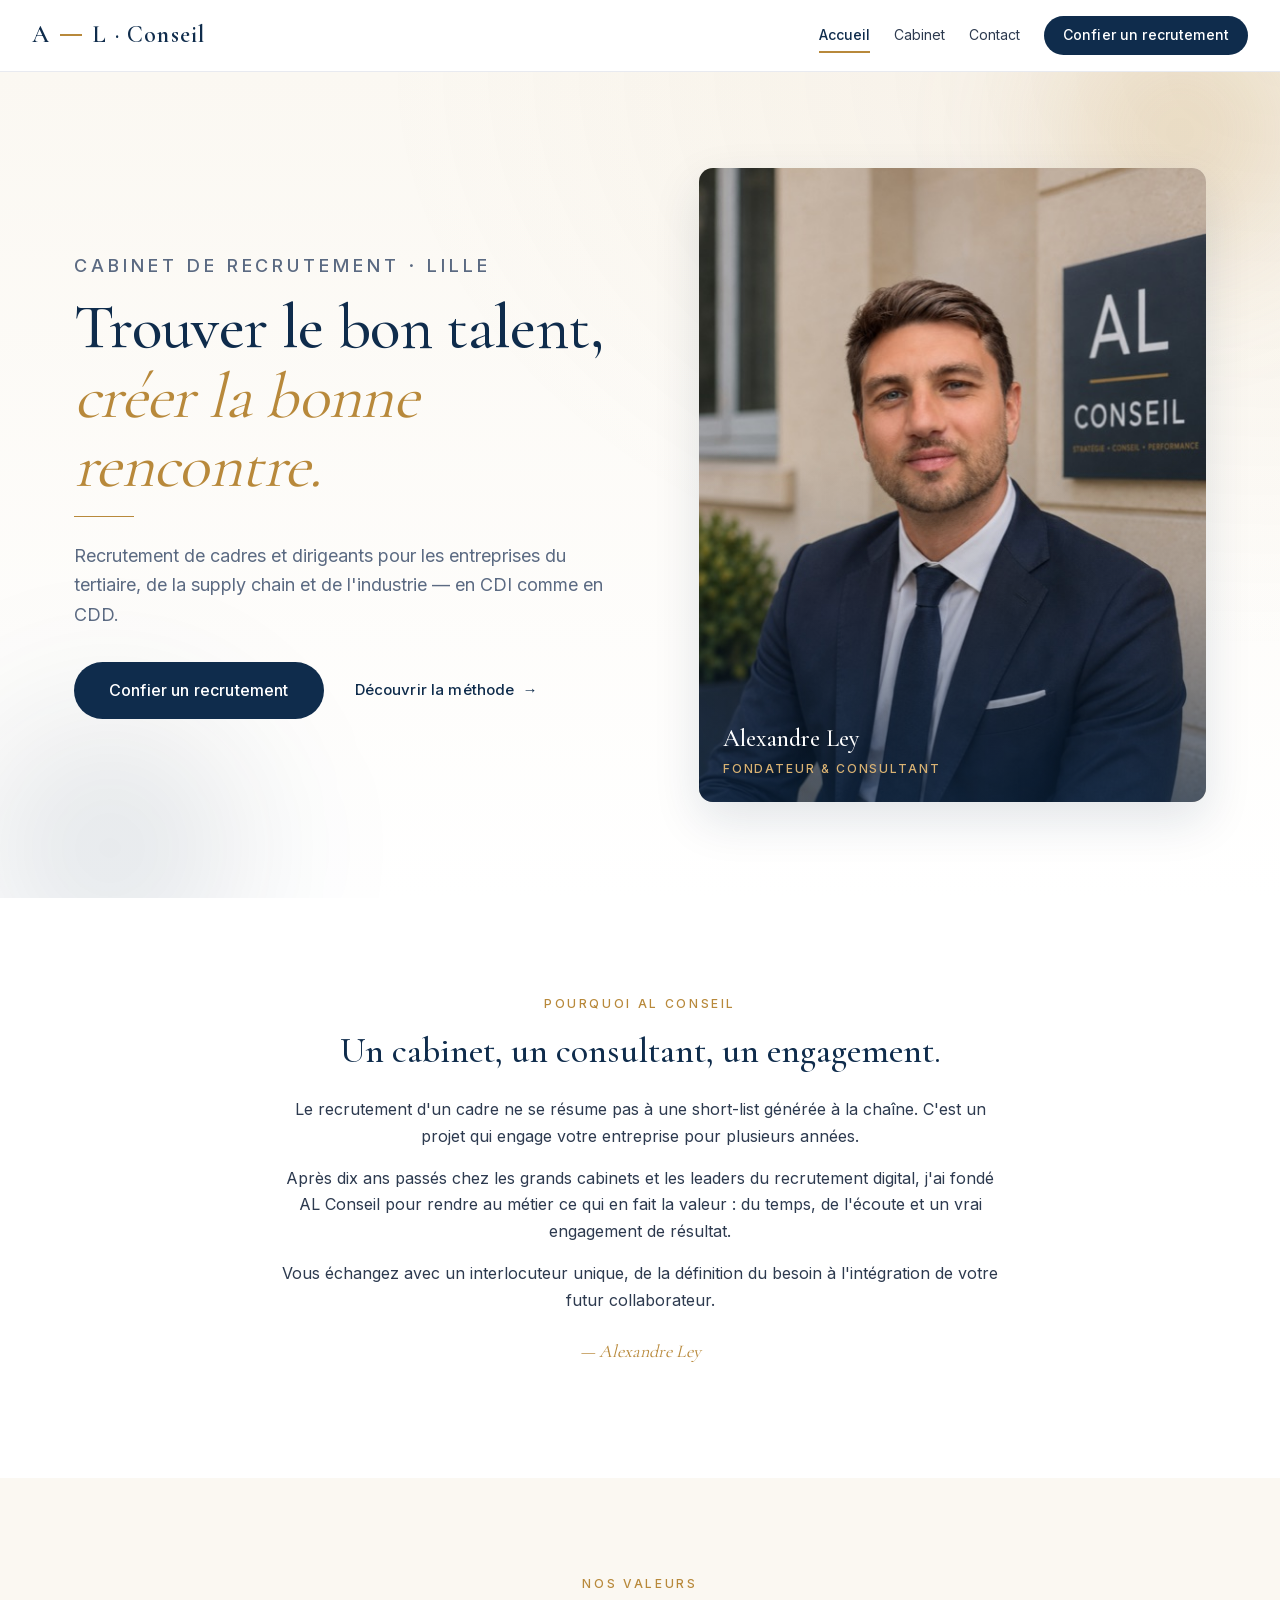
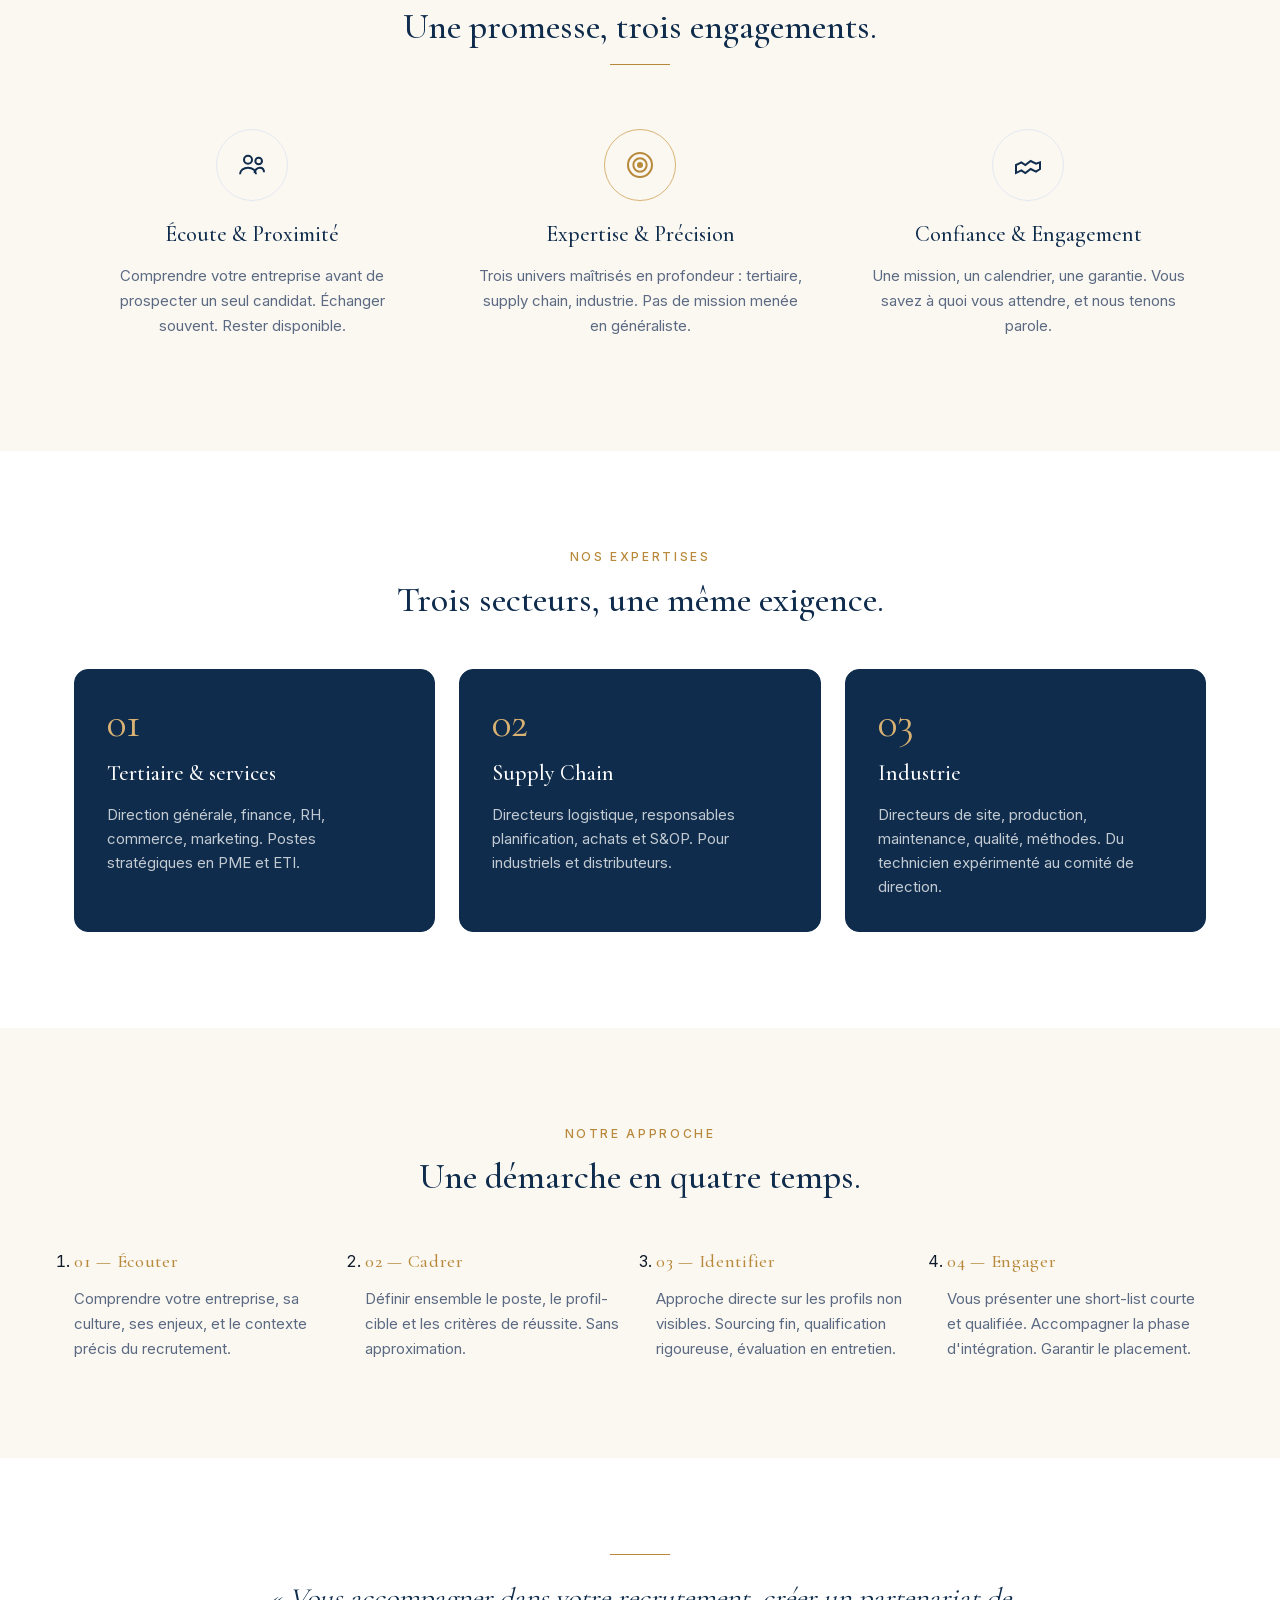
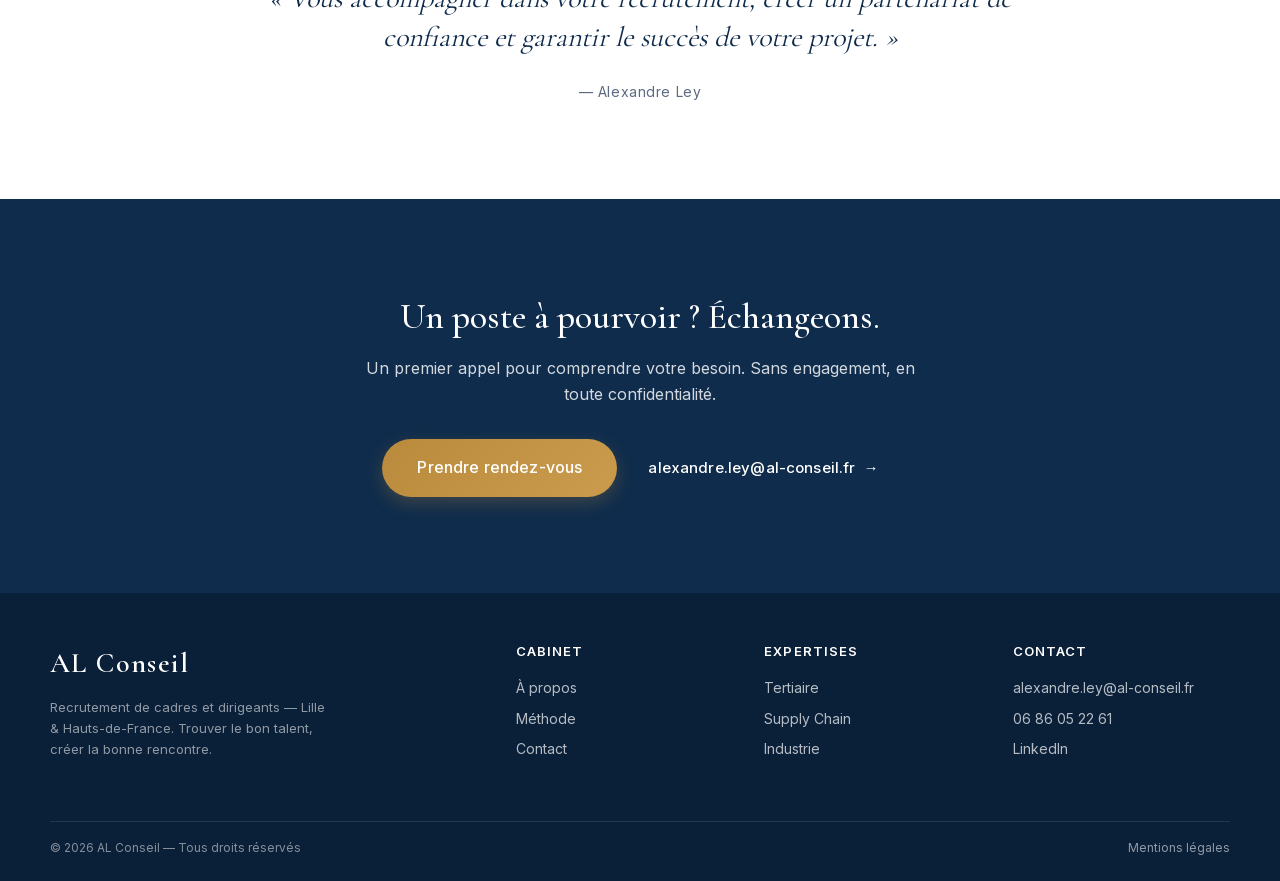
<file: index.html>
<!DOCTYPE html>
<html lang="fr">
<head>
  <meta charset="UTF-8">
  <meta name="viewport" content="width=device-width, initial-scale=1.0">
  <meta name="theme-color" content="#0F2C4C">
  <title>AL Conseil — Cabinet de recrutement de cadres &amp; dirigeants à Lille</title>
  <meta name="description" content="Cabinet de recrutement basé à Lille, spécialisé dans les cadres et dirigeants en tertiaire, supply chain et industrie. Approche sur-mesure, accompagnement direct par un consultant unique.">
  <meta name="author" content="Alexandre Ley">
  <meta name="keywords" content="cabinet recrutement Lille, chasseur de tête Lille, recrutement cadres Hauts-de-France, recrutement supply chain, recrutement dirigeants industrie">

  <!-- Open Graph -->
  <meta property="og:type" content="website">
  <meta property="og:locale" content="fr_FR">
  <meta property="og:site_name" content="AL Conseil">
  <meta property="og:title" content="AL Conseil — Cabinet de recrutement de cadres &amp; dirigeants à Lille">
  <meta property="og:description" content="Cabinet de recrutement basé à Lille, spécialisé dans les cadres et dirigeants en tertiaire, supply chain et industrie.">
  <meta property="og:image" content="https://al-conseil.vercel.app/assets/og-image.jpg">
  <meta property="og:image:width" content="1662">
  <meta property="og:image:height" content="946">
  <meta property="og:image:type" content="image/jpeg">
  <meta property="og:image:alt" content="AL Conseil — Cabinet de recrutement de cadres et dirigeants à Lille">
  <meta property="og:url" content="https://al-conseil.fr/">

  <!-- Twitter -->
  <meta name="twitter:card" content="summary_large_image">
  <meta name="twitter:title" content="AL Conseil — Cabinet de recrutement à Lille">
  <meta name="twitter:description" content="Recrutement de cadres et dirigeants — tertiaire, supply chain, industrie.">
  <meta name="twitter:image" content="https://al-conseil.vercel.app/assets/og-image.jpg">

  <!-- Canonical -->
  <link rel="canonical" href="https://al-conseil.fr/">

  <!-- Favicons -->
  <link rel="icon" type="image/svg+xml" href="/assets/favicon.svg">
  <link rel="icon" type="image/png" sizes="32x32" href="/assets/favicon-32.png">
  <link rel="apple-touch-icon" href="/assets/apple-touch-icon.png">

  <!-- Fonts (self-hosted) -->
  <link rel="preload" href="/assets/fonts/inter-latin.woff2" as="font" type="font/woff2" crossorigin>
  <link rel="preload" href="/assets/fonts/cormorant-garamond-latin.woff2" as="font" type="font/woff2" crossorigin>

  <!-- Styles -->
  <link rel="stylesheet" href="styles.css">

  <!-- JSON-LD : ProfessionalService -->
  <script type="application/ld+json">
  {
    "@context": "https://schema.org",
    "@type": "ProfessionalService",
    "@id": "https://al-conseil.fr/#cabinet",
    "name": "AL Conseil",
    "description": "Cabinet de recrutement de cadres et dirigeants — tertiaire, supply chain, industrie. Basé à Lille.",
    "url": "https://al-conseil.fr",
    "telephone": "+33686052261",
    "email": "alexandre.ley@al-conseil.fr",
    "founder": {
      "@type": "Person",
      "name": "Alexandre Ley",
      "jobTitle": "Consultant en recrutement",
      "sameAs": "https://www.linkedin.com/in/alexandre-ley-574bb2a1"
    },
    "address": {
      "@type": "PostalAddress",
      "addressLocality": "Lille",
      "addressRegion": "Hauts-de-France",
      "addressCountry": "FR"
    },
    "areaServed": [
      { "@type": "AdministrativeArea", "name": "Hauts-de-France" },
      { "@type": "Country", "name": "France" }
    ],
    "serviceType": [
      "Recrutement de cadres",
      "Recrutement de dirigeants",
      "Approche directe",
      "Conseil RH"
    ],
    "knowsAbout": [
      "Recrutement supply chain",
      "Recrutement industrie",
      "Recrutement tertiaire",
      "Marque employeur"
    ],
    "priceRange": "€€€"
  }
  </script>
</head>
<body>

  <a class="skip-link" href="#main">Aller au contenu</a>

  <!-- Header -->
  <header class="site-header">
    <a href="/" class="site-logo" aria-label="AL Conseil — Accueil">
      A<span class="gold-bar"></span>L · Conseil
    </a>
    <nav class="site-nav" id="site-nav" aria-label="Navigation principale">
      <a href="/" class="is-active">Accueil</a>
      <a href="/cabinet">Cabinet</a>
      <a href="/contact">Contact</a>
      <a href="/contact" class="btn btn--primary btn--sm">Confier un recrutement</a>
    </nav>
    <button class="nav-toggle" aria-label="Ouvrir le menu" aria-expanded="false" aria-controls="site-nav">
      <span></span><span></span><span></span>
    </button>
  </header>

  <main id="main">

    <!-- 1. Hero -->
    <section class="site-hero site-hero--split" aria-labelledby="hero-title">
      <div class="container hero-split">
        <div class="hero-split__text">
          <p class="eyebrow">Cabinet de recrutement · Lille</p>
          <h1 id="hero-title" class="display-xl">
            Trouver le bon talent,<br>
            <em>créer la bonne rencontre.</em>
          </h1>
          <hr class="gold-rule mt-4 mb-5">
          <p>Recrutement de cadres et dirigeants pour les entreprises du tertiaire, de la supply chain et de l'industrie — en CDI comme en CDD.</p>
          <div class="cta-row">
            <a href="/contact" class="btn btn--primary btn--lg">Confier un recrutement</a>
            <a href="#methode" class="btn btn--ghost">Découvrir la méthode</a>
          </div>
        </div>
        <figure class="hero-portrait">
          <img
            src="assets/images/alexandre-ley-800.jpg"
            srcset="assets/images/alexandre-ley-400.jpg 400w, assets/images/alexandre-ley-800.jpg 800w"
            sizes="(max-width: 980px) 320px, 440px"
            width="532" height="800"
            alt="Alexandre Ley, consultant en recrutement et fondateur d'AL Conseil"
            loading="eager" fetchpriority="high" decoding="async">
          <figcaption class="hero-portrait__cap">
            <span class="hero-portrait__name">Alexandre Ley</span>
            <span class="hero-portrait__role">Fondateur &amp; consultant</span>
          </figcaption>
        </figure>
      </div>
    </section>

    <!-- 2. Manifeste / Pourquoi AL Conseil -->
    <section class="section" aria-labelledby="manifeste-title">
      <div class="container">
        <div class="manifesto">
          <p class="eyebrow mb-4">Pourquoi AL Conseil</p>
          <h2 id="manifeste-title" class="h2 mb-5">Un cabinet, un consultant, un engagement.</h2>
          <p class="body-md">Le recrutement d'un cadre ne se résume pas à une short-list générée à la chaîne. C'est un projet qui engage votre entreprise pour plusieurs années.</p>
          <p class="body-md">Après dix ans passés chez les grands cabinets et les leaders du recrutement digital, j'ai fondé AL Conseil pour rendre au métier ce qui en fait la valeur&nbsp;: du temps, de l'écoute et un vrai engagement de résultat.</p>
          <p class="body-md">Vous échangez avec un interlocuteur unique, de la définition du besoin à l'intégration de votre futur collaborateur.</p>
          <p class="signature">— Alexandre Ley</p>
        </div>
      </div>
    </section>

    <!-- 3. Valeurs -->
    <section class="section section--cream" aria-labelledby="valeurs-title">
      <div class="container">
        <div class="section-head">
          <p class="eyebrow">Nos valeurs</p>
          <h2 id="valeurs-title" class="h2">Une promesse, trois engagements.</h2>
          <hr class="gold-rule">
        </div>
        <div class="values-grid">
          <article class="value-card">
            <div class="circle" aria-hidden="true">
              <svg width="32" height="32" viewBox="0 0 24 24" fill="none" stroke="currentColor" stroke-width="1.5"><circle cx="9" cy="8" r="3"/><circle cx="17" cy="9" r="2.5"/><path d="M3 19c0-3 2.7-5 6-5s6 2 6 5"/><path d="M14 18c0-2.2 1.8-4 4-4s3 1.5 3 3.5"/></svg>
            </div>
            <h3>Écoute &amp; Proximité</h3>
            <p>Comprendre votre entreprise avant de prospecter un seul candidat. Échanger souvent. Rester disponible.</p>
          </article>
          <article class="value-card is-gold">
            <div class="circle" aria-hidden="true">
              <svg width="32" height="32" viewBox="0 0 24 24" fill="none" stroke="currentColor" stroke-width="1.5"><circle cx="12" cy="12" r="9"/><circle cx="12" cy="12" r="5"/><circle cx="12" cy="12" r="1.5" fill="currentColor"/></svg>
            </div>
            <h3>Expertise &amp; Précision</h3>
            <p>Trois univers maîtrisés en profondeur&nbsp;: tertiaire, supply chain, industrie. Pas de mission menée en généraliste.</p>
          </article>
          <article class="value-card">
            <div class="circle" aria-hidden="true">
              <svg width="32" height="32" viewBox="0 0 24 24" fill="none" stroke="currentColor" stroke-width="1.5"><path d="M3 12l4-2 3 2 4-3 4 2 3-1v5l-3 2-4-2-4 3-3-2-4 2z"/></svg>
            </div>
            <h3>Confiance &amp; Engagement</h3>
            <p>Une mission, un calendrier, une garantie. Vous savez à quoi vous attendre, et nous tenons parole.</p>
          </article>
        </div>
      </div>
    </section>

    <!-- 4. Expertises sectorielles -->
    <section class="section" aria-labelledby="expertises-title">
      <div class="container">
        <div class="section-head">
          <p class="eyebrow">Nos expertises</p>
          <h2 id="expertises-title" class="h2">Trois secteurs, une même exigence.</h2>
        </div>
        <div class="card-grid">
          <article class="card card--navy">
            <div class="card-num">01</div>
            <h3>Tertiaire &amp; services</h3>
            <p>Direction générale, finance, RH, commerce, marketing. Postes stratégiques en PME et ETI.</p>
          </article>
          <article class="card card--navy">
            <div class="card-num">02</div>
            <h3>Supply Chain</h3>
            <p>Directeurs logistique, responsables planification, achats et S&amp;OP. Pour industriels et distributeurs.</p>
          </article>
          <article class="card card--navy">
            <div class="card-num">03</div>
            <h3>Industrie</h3>
            <p>Directeurs de site, production, maintenance, qualité, méthodes. Du technicien expérimenté au comité de direction.</p>
          </article>
        </div>
      </div>
    </section>

    <!-- 5. Méthode -->
    <section class="section section--cream" id="methode" aria-labelledby="methode-title">
      <div class="container">
        <div class="section-head">
          <p class="eyebrow">Notre approche</p>
          <h2 id="methode-title" class="h2">Une démarche en quatre temps.</h2>
        </div>
        <ol class="method-grid" role="list">
          <li class="method-step">
            <div class="method-step-num">01 — Écouter</div>
            <p>Comprendre votre entreprise, sa culture, ses enjeux, et le contexte précis du recrutement.</p>
          </li>
          <li class="method-step">
            <div class="method-step-num">02 — Cadrer</div>
            <p>Définir ensemble le poste, le profil-cible et les critères de réussite. Sans approximation.</p>
          </li>
          <li class="method-step">
            <div class="method-step-num">03 — Identifier</div>
            <p>Approche directe sur les profils non visibles. Sourcing fin, qualification rigoureuse, évaluation en entretien.</p>
          </li>
          <li class="method-step">
            <div class="method-step-num">04 — Engager</div>
            <p>Vous présenter une short-list courte et qualifiée. Accompagner la phase d'intégration. Garantir le placement.</p>
          </li>
        </ol>
      </div>
    </section>

    <!-- 6. Citation -->
    <section class="section" aria-label="Citation">
      <div class="container">
        <figure class="quote-block">
          <hr class="gold-rule mb-5">
          <blockquote class="quote">« Vous accompagner dans votre recrutement, créer un partenariat de confiance et garantir le succès de votre projet. »</blockquote>
          <figcaption class="quote-author mt-5">— Alexandre Ley</figcaption>
        </figure>
      </div>
    </section>

    <!-- 7. CTA final navy -->
    <section class="section section--navy" aria-labelledby="cta-final-title">
      <div class="container">
        <div class="cta-final">
          <h2 id="cta-final-title" class="h2">Un poste à pourvoir ? Échangeons.</h2>
          <p class="body-md">Un premier appel pour comprendre votre besoin. Sans engagement, en toute confidentialité.</p>
          <div class="cta-row">
            <a href="/contact" class="btn btn--gold btn--lg">Prendre rendez-vous</a>
            <a href="mailto:alexandre.ley@al-conseil.fr" class="btn btn--ghost">alexandre.ley@al-conseil.fr</a>
          </div>
        </div>
      </div>
    </section>

  </main>

  <!-- Footer -->
  <footer class="site-footer">
    <div class="site-footer-inner">
      <div>
        <div class="footer-brand">AL Conseil</div>
        <p class="footer-tagline">Recrutement de cadres et dirigeants — Lille &amp; Hauts-de-France. Trouver le bon talent, créer la bonne rencontre.</p>
      </div>
      <div>
        <h5>Cabinet</h5>
        <a href="/cabinet">À propos</a>
        <a href="/#methode">Méthode</a>
        <a href="/contact">Contact</a>
      </div>
      <div>
        <h5>Expertises</h5>
        <a href="/#expertises-title">Tertiaire</a>
        <a href="/#expertises-title">Supply Chain</a>
        <a href="/#expertises-title">Industrie</a>
      </div>
      <div>
        <h5>Contact</h5>
        <a href="mailto:alexandre.ley@al-conseil.fr">alexandre.ley@al-conseil.fr</a>
        <a href="tel:+33686052261">06 86 05 22 61</a>
        <a href="https://www.linkedin.com/in/alexandre-ley-574bb2a1" target="_blank" rel="noopener noreferrer">LinkedIn</a>
      </div>
      <div class="footer-bottom">
        <span>© 2026 AL Conseil — Tous droits réservés</span>
        <a href="/mentions-legales">Mentions légales</a>
      </div>
    </div>
  </footer>

  <script src="main.js"></script>
</body>
</html>
</file>
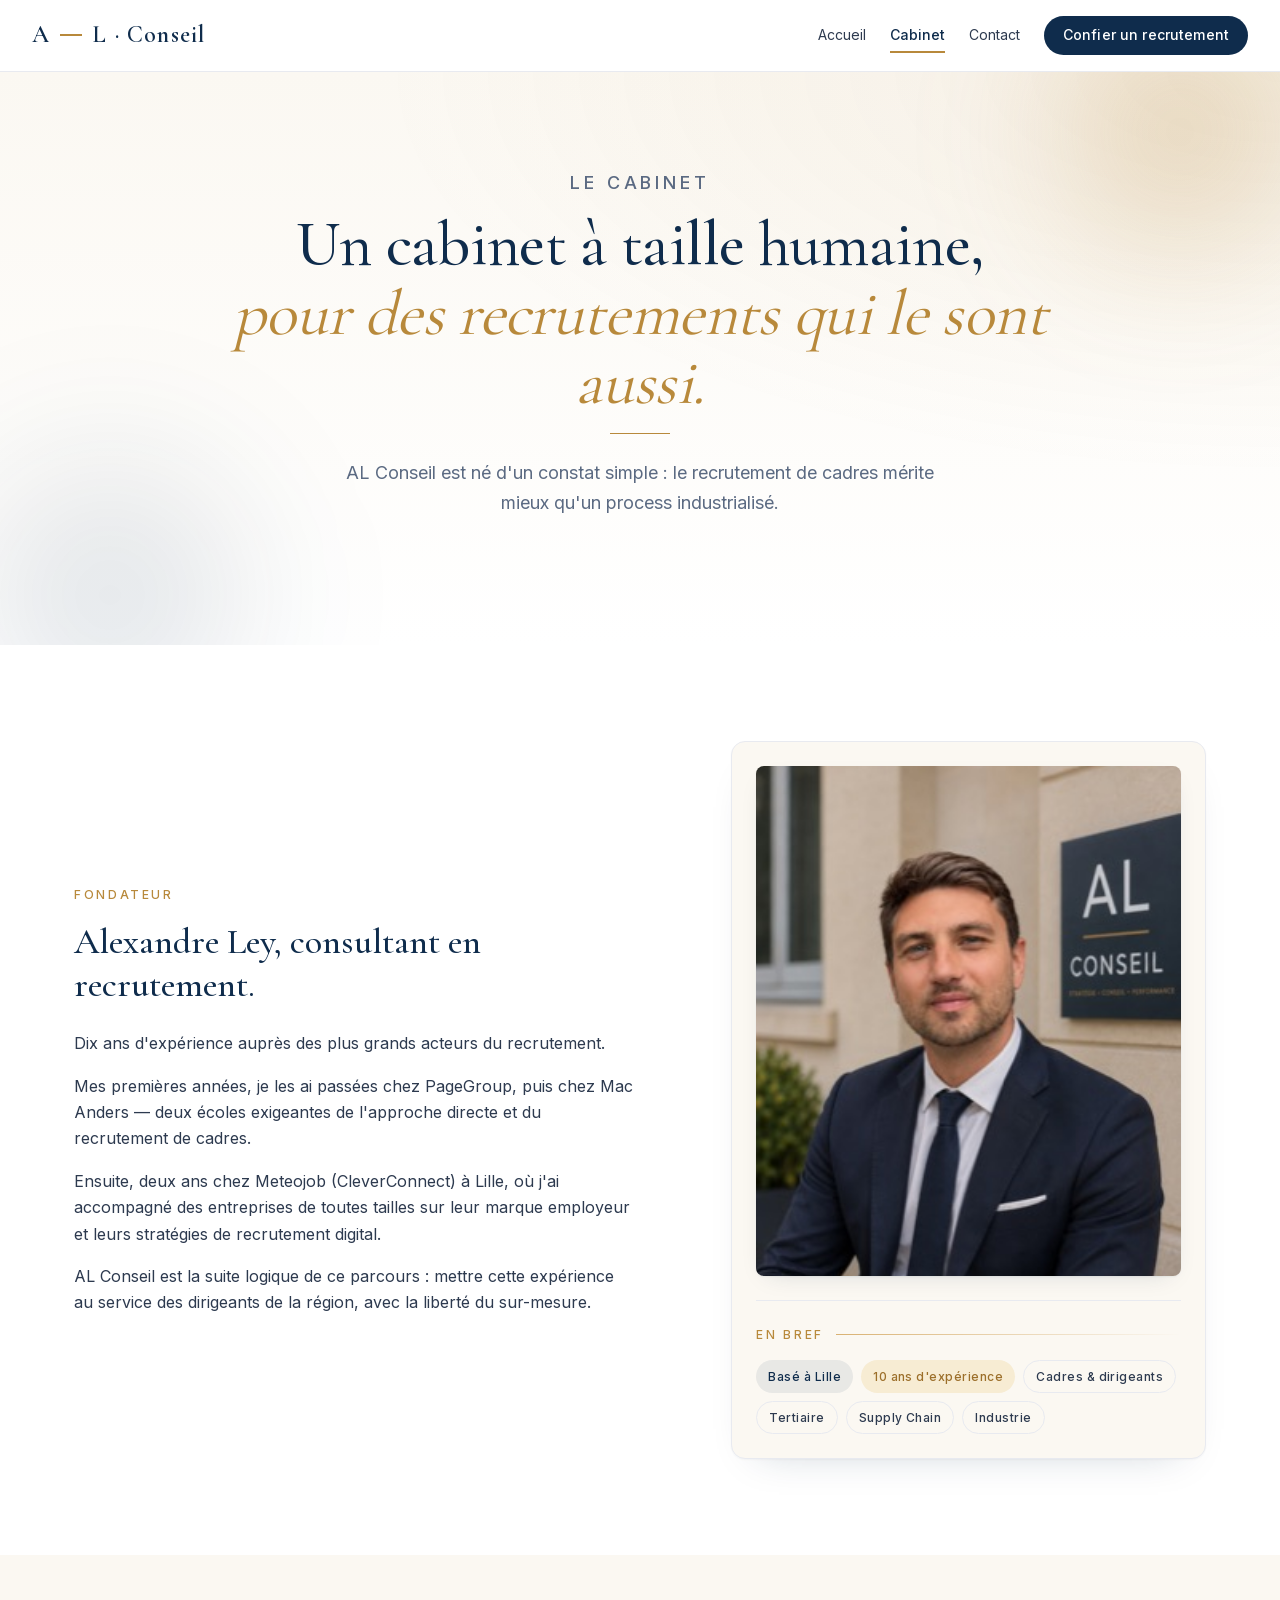
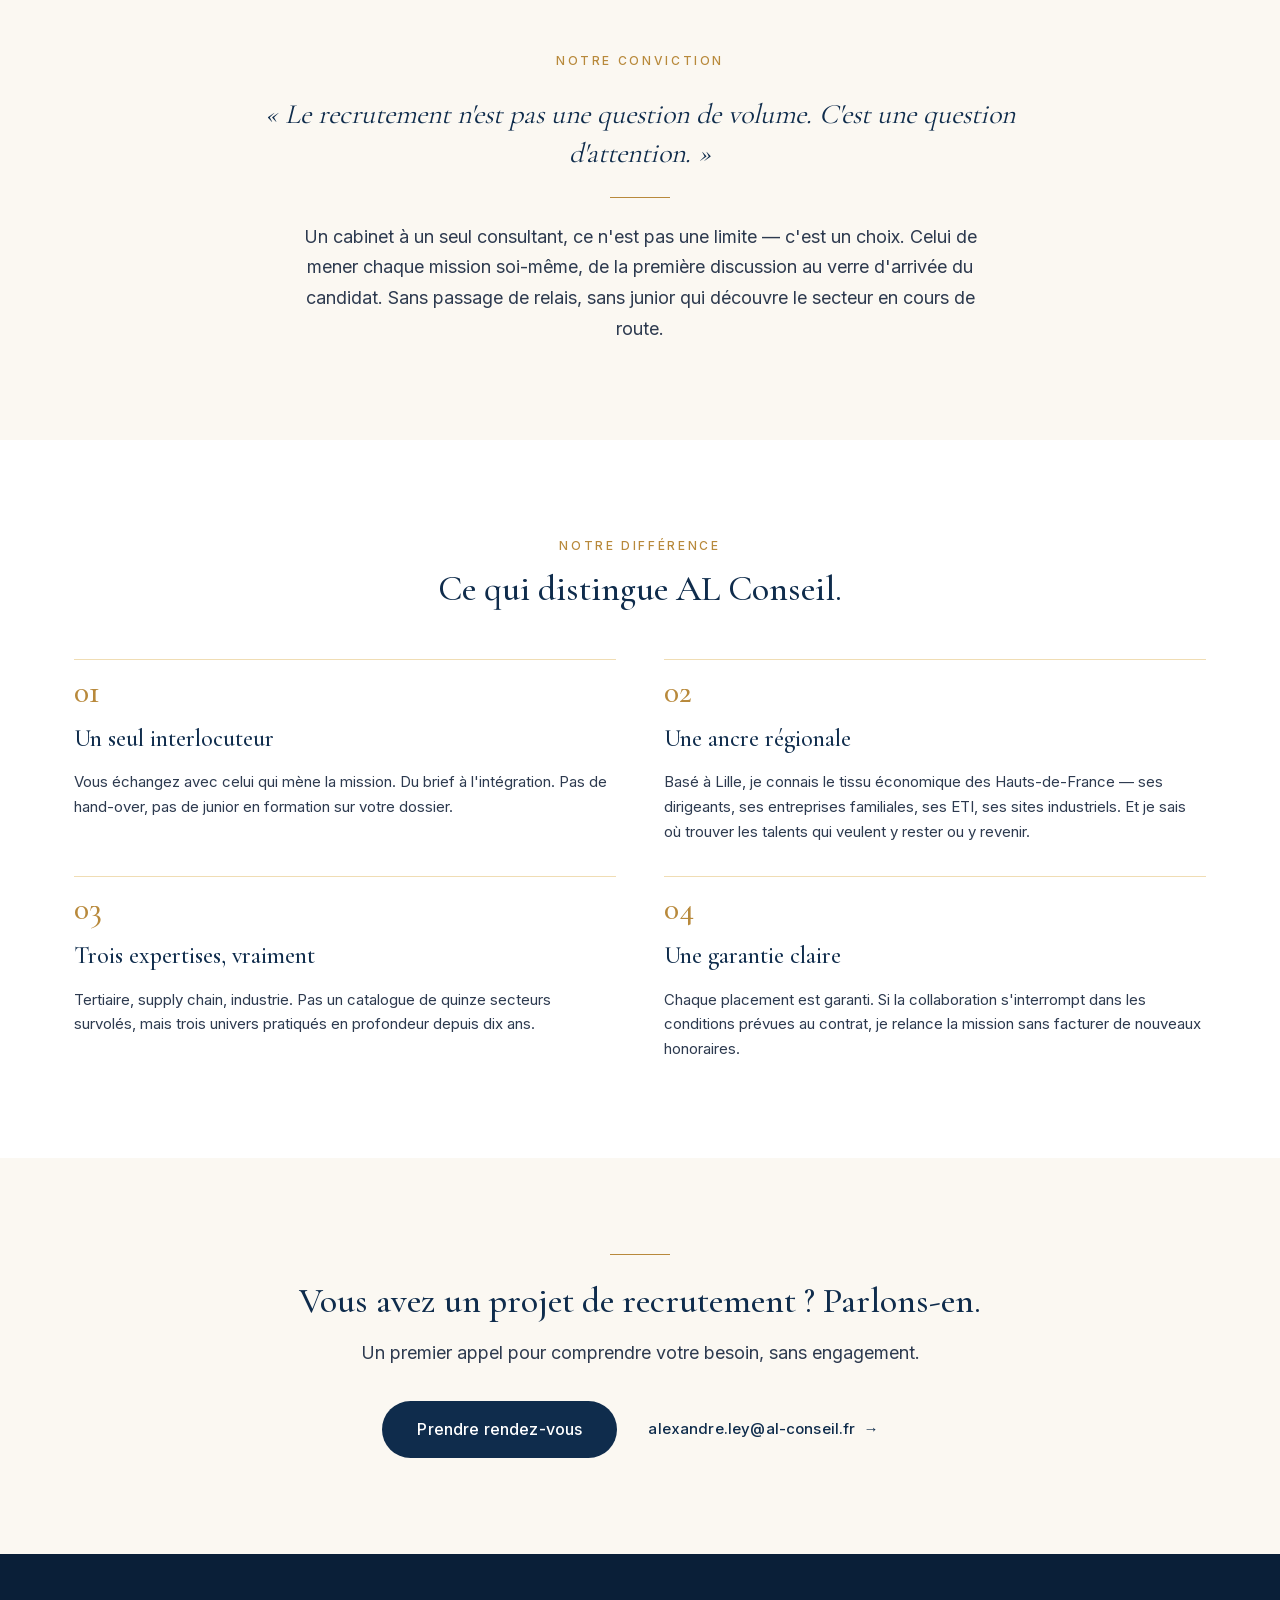
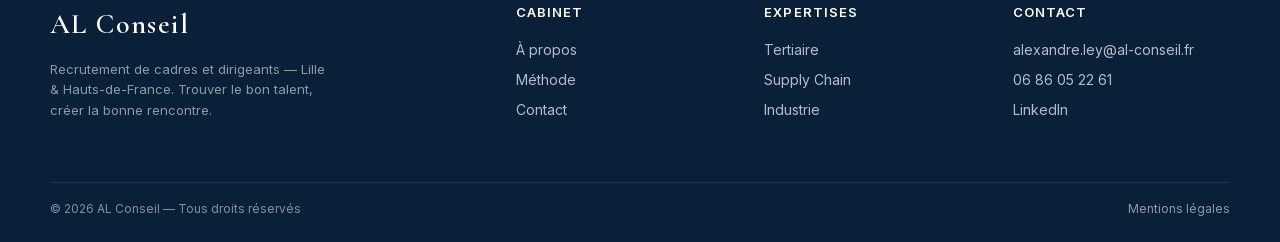
<file: cabinet.html>
<!DOCTYPE html>
<html lang="fr">
<head>
  <meta charset="UTF-8">
  <meta name="viewport" content="width=device-width, initial-scale=1.0">
  <meta name="theme-color" content="#0F2C4C">
  <title>Le cabinet — AL Conseil, recrutement à taille humaine à Lille</title>
  <meta name="description" content="Fondé par Alexandre Ley, dix ans d'expérience en recrutement de cadres et dirigeants (PageGroup, Mac Anders, Meteojob). Un cabinet à un seul consultant, par choix.">
  <meta name="author" content="Alexandre Ley">
  <meta name="keywords" content="Alexandre Ley, cabinet recrutement Lille, consultant recrutement, recrutement cadres Hauts-de-France">

  <!-- Open Graph -->
  <meta property="og:type" content="website">
  <meta property="og:locale" content="fr_FR">
  <meta property="og:site_name" content="AL Conseil">
  <meta property="og:title" content="Le cabinet — AL Conseil, recrutement à taille humaine à Lille">
  <meta property="og:description" content="Fondé par Alexandre Ley, dix ans d'expérience en recrutement de cadres et dirigeants. Un cabinet à un seul consultant, par choix.">
  <meta property="og:image" content="https://al-conseil.vercel.app/assets/og-image.jpg">
  <meta property="og:image:width" content="1662">
  <meta property="og:image:height" content="946">
  <meta property="og:image:type" content="image/jpeg">
  <meta property="og:image:alt" content="AL Conseil — Cabinet de recrutement de cadres et dirigeants à Lille">
  <meta property="og:url" content="https://al-conseil.fr/cabinet">

  <!-- Twitter -->
  <meta name="twitter:card" content="summary_large_image">
  <meta name="twitter:title" content="Le cabinet — AL Conseil">
  <meta name="twitter:description" content="Un cabinet à taille humaine, pour des recrutements qui le sont aussi.">
  <meta name="twitter:image" content="https://al-conseil.vercel.app/assets/og-image.jpg">

  <!-- Canonical -->
  <link rel="canonical" href="https://al-conseil.fr/cabinet">

  <!-- Favicons -->
  <link rel="icon" type="image/svg+xml" href="/assets/favicon.svg">
  <link rel="icon" type="image/png" sizes="32x32" href="/assets/favicon-32.png">
  <link rel="apple-touch-icon" href="/assets/apple-touch-icon.png">

  <!-- Fonts (self-hosted) -->
  <link rel="preload" href="/assets/fonts/inter-latin.woff2" as="font" type="font/woff2" crossorigin>
  <link rel="preload" href="/assets/fonts/cormorant-garamond-latin.woff2" as="font" type="font/woff2" crossorigin>

  <!-- Styles -->
  <link rel="stylesheet" href="styles.css">

  <!-- JSON-LD : Person -->
  <script type="application/ld+json">
  {
    "@context": "https://schema.org",
    "@type": "Person",
    "name": "Alexandre Ley",
    "jobTitle": "Consultant en recrutement",
    "worksFor": {
      "@type": "ProfessionalService",
      "name": "AL Conseil",
      "url": "https://al-conseil.fr"
    },
    "alumniOf": ["PageGroup", "Mac Anders", "Meteojob (CleverConnect)"],
    "knowsAbout": ["Recrutement de cadres", "Supply chain", "Industrie", "Marque employeur"],
    "sameAs": "https://www.linkedin.com/in/alexandre-ley-574bb2a1"
  }
  </script>

  <!-- JSON-LD : BreadcrumbList -->
  <script type="application/ld+json">
  {
    "@context": "https://schema.org",
    "@type": "BreadcrumbList",
    "itemListElement": [
      { "@type": "ListItem", "position": 1, "name": "Accueil", "item": "https://al-conseil.fr/" },
      { "@type": "ListItem", "position": 2, "name": "Le cabinet", "item": "https://al-conseil.fr/cabinet" }
    ]
  }
  </script>
</head>
<body>

  <a class="skip-link" href="#main">Aller au contenu</a>

  <!-- Header -->
  <header class="site-header">
    <a href="/" class="site-logo" aria-label="AL Conseil — Accueil">
      A<span class="gold-bar"></span>L · Conseil
    </a>
    <nav class="site-nav" id="site-nav" aria-label="Navigation principale">
      <a href="/">Accueil</a>
      <a href="/cabinet" class="is-active">Cabinet</a>
      <a href="/contact">Contact</a>
      <a href="/contact" class="btn btn--primary btn--sm">Confier un recrutement</a>
    </nav>
    <button class="nav-toggle" aria-label="Ouvrir le menu" aria-expanded="false" aria-controls="site-nav">
      <span></span><span></span><span></span>
    </button>
  </header>

  <main id="main">

    <!-- 1. Hero -->
    <section class="site-hero" aria-labelledby="hero-title">
      <div class="container">
        <p class="eyebrow">Le cabinet</p>
        <h1 id="hero-title" class="display-lg">
          Un cabinet à taille humaine,<br>
          <em>pour des recrutements qui le sont aussi.</em>
        </h1>
        <hr class="gold-rule mt-4 mb-5">
        <p>AL Conseil est né d'un constat simple&nbsp;: le recrutement de cadres mérite mieux qu'un process industrialisé.</p>
      </div>
    </section>

    <!-- 2. Le fondateur -->
    <section class="section" aria-labelledby="fondateur-title">
      <div class="container">
        <div class="founder-grid">
          <div class="founder-text">
            <p class="eyebrow mb-4">Fondateur</p>
            <h2 id="fondateur-title" class="h2 mb-5">Alexandre Ley, consultant en recrutement.</h2>
            <p class="body-md">Dix ans d'expérience auprès des plus grands acteurs du recrutement.</p>
            <p class="body-md">Mes premières années, je les ai passées chez PageGroup, puis chez Mac Anders — deux écoles exigeantes de l'approche directe et du recrutement de cadres.</p>
            <p class="body-md">Ensuite, deux ans chez Meteojob (CleverConnect) à Lille, où j'ai accompagné des entreprises de toutes tailles sur leur marque employeur et leurs stratégies de recrutement digital.</p>
            <p class="body-md">AL Conseil est la suite logique de ce parcours&nbsp;: mettre cette expérience au service des dirigeants de la région, avec la liberté du sur-mesure.</p>
          </div>
          <aside class="founder-card" aria-label="Profil en bref">
            <figure class="founder-photo">
              <img
                src="/assets/images/alexandre-ley-800.jpg"
                srcset="/assets/images/alexandre-ley-400.jpg 400w, /assets/images/alexandre-ley-800.jpg 800w"
                sizes="(max-width: 768px) 80vw, 360px"
                width="532" height="800"
                alt="Alexandre Ley, fondateur d'AL Conseil, devant le logo du cabinet."
                loading="lazy" decoding="async" fetchpriority="low">
            </figure>
            <div class="founder-card__body">
              <p class="eyebrow founder-card__label">En bref</p>
              <div class="founder-badges">
                <span class="badge badge--navy">Basé à Lille</span>
                <span class="badge badge--gold">10 ans d'expérience</span>
                <span class="badge badge--outline">Cadres &amp; dirigeants</span>
                <span class="badge badge--outline">Tertiaire</span>
                <span class="badge badge--outline">Supply Chain</span>
                <span class="badge badge--outline">Industrie</span>
              </div>
            </div>
          </aside>
        </div>
      </div>
    </section>

    <!-- 3. Notre conviction -->
    <section class="section section--cream" aria-labelledby="conviction-title">
      <div class="container">
        <figure class="quote-block">
          <p class="eyebrow mb-5">Notre conviction</p>
          <blockquote id="conviction-title" class="quote">« Le recrutement n'est pas une question de volume. C'est une question d'attention. »</blockquote>
          <hr class="gold-rule mt-5 mb-5">
          <p class="body-lg" style="max-width:680px;margin:0 auto;">Un cabinet à un seul consultant, ce n'est pas une limite — c'est un choix. Celui de mener chaque mission soi-même, de la première discussion au verre d'arrivée du candidat. Sans passage de relais, sans junior qui découvre le secteur en cours de route.</p>
        </figure>
      </div>
    </section>

    <!-- 4. Ce qui nous distingue -->
    <section class="section" aria-labelledby="diff-title">
      <div class="container">
        <div class="section-head">
          <p class="eyebrow">Notre différence</p>
          <h2 id="diff-title" class="h2">Ce qui distingue AL Conseil.</h2>
        </div>
        <div class="diff-grid">
          <article class="diff-item">
            <div class="diff-item-num">01</div>
            <h3>Un seul interlocuteur</h3>
            <p>Vous échangez avec celui qui mène la mission. Du brief à l'intégration. Pas de hand-over, pas de junior en formation sur votre dossier.</p>
          </article>
          <article class="diff-item">
            <div class="diff-item-num">02</div>
            <h3>Une ancre régionale</h3>
            <p>Basé à Lille, je connais le tissu économique des Hauts-de-France — ses dirigeants, ses entreprises familiales, ses ETI, ses sites industriels. Et je sais où trouver les talents qui veulent y rester ou y revenir.</p>
          </article>
          <article class="diff-item">
            <div class="diff-item-num">03</div>
            <h3>Trois expertises, vraiment</h3>
            <p>Tertiaire, supply chain, industrie. Pas un catalogue de quinze secteurs survolés, mais trois univers pratiqués en profondeur depuis dix ans.</p>
          </article>
          <article class="diff-item">
            <div class="diff-item-num">04</div>
            <h3>Une garantie claire</h3>
            <p>Chaque placement est garanti. Si la collaboration s'interrompt dans les conditions prévues au contrat, je relance la mission sans facturer de nouveaux honoraires.</p>
          </article>
        </div>
      </div>
    </section>

    <!-- 5. CTA milieu -->
    <section class="section section--cream" aria-labelledby="cta-mid-title">
      <div class="container">
        <div class="cta-final" style="max-width:720px;margin:0 auto;">
          <hr class="gold-rule mb-5">
          <h2 id="cta-mid-title" class="h2" style="color:var(--navy-800);">Vous avez un projet de recrutement ? Parlons-en.</h2>
          <p class="body-lg" style="color:var(--ink-700);margin-top:var(--sp-4);margin-bottom:var(--sp-6);">Un premier appel pour comprendre votre besoin, sans engagement.</p>
          <div class="cta-row">
            <a href="/contact" class="btn btn--primary btn--lg">Prendre rendez-vous</a>
            <a href="mailto:alexandre.ley@al-conseil.fr" class="btn btn--ghost">alexandre.ley@al-conseil.fr</a>
          </div>
        </div>
      </div>
    </section>

  </main>

  <!-- Footer -->
  <footer class="site-footer">
    <div class="site-footer-inner">
      <div>
        <div class="footer-brand">AL Conseil</div>
        <p class="footer-tagline">Recrutement de cadres et dirigeants — Lille &amp; Hauts-de-France. Trouver le bon talent, créer la bonne rencontre.</p>
      </div>
      <div>
        <h5>Cabinet</h5>
        <a href="/cabinet">À propos</a>
        <a href="/#methode">Méthode</a>
        <a href="/contact">Contact</a>
      </div>
      <div>
        <h5>Expertises</h5>
        <a href="/#expertises-title">Tertiaire</a>
        <a href="/#expertises-title">Supply Chain</a>
        <a href="/#expertises-title">Industrie</a>
      </div>
      <div>
        <h5>Contact</h5>
        <a href="mailto:alexandre.ley@al-conseil.fr">alexandre.ley@al-conseil.fr</a>
        <a href="tel:+33686052261">06 86 05 22 61</a>
        <a href="https://www.linkedin.com/in/alexandre-ley-574bb2a1" target="_blank" rel="noopener noreferrer">LinkedIn</a>
      </div>
      <div class="footer-bottom">
        <span>© 2026 AL Conseil — Tous droits réservés</span>
        <a href="/mentions-legales">Mentions légales</a>
      </div>
    </div>
  </footer>

  <script src="main.js"></script>
</body>
</html>
</file>
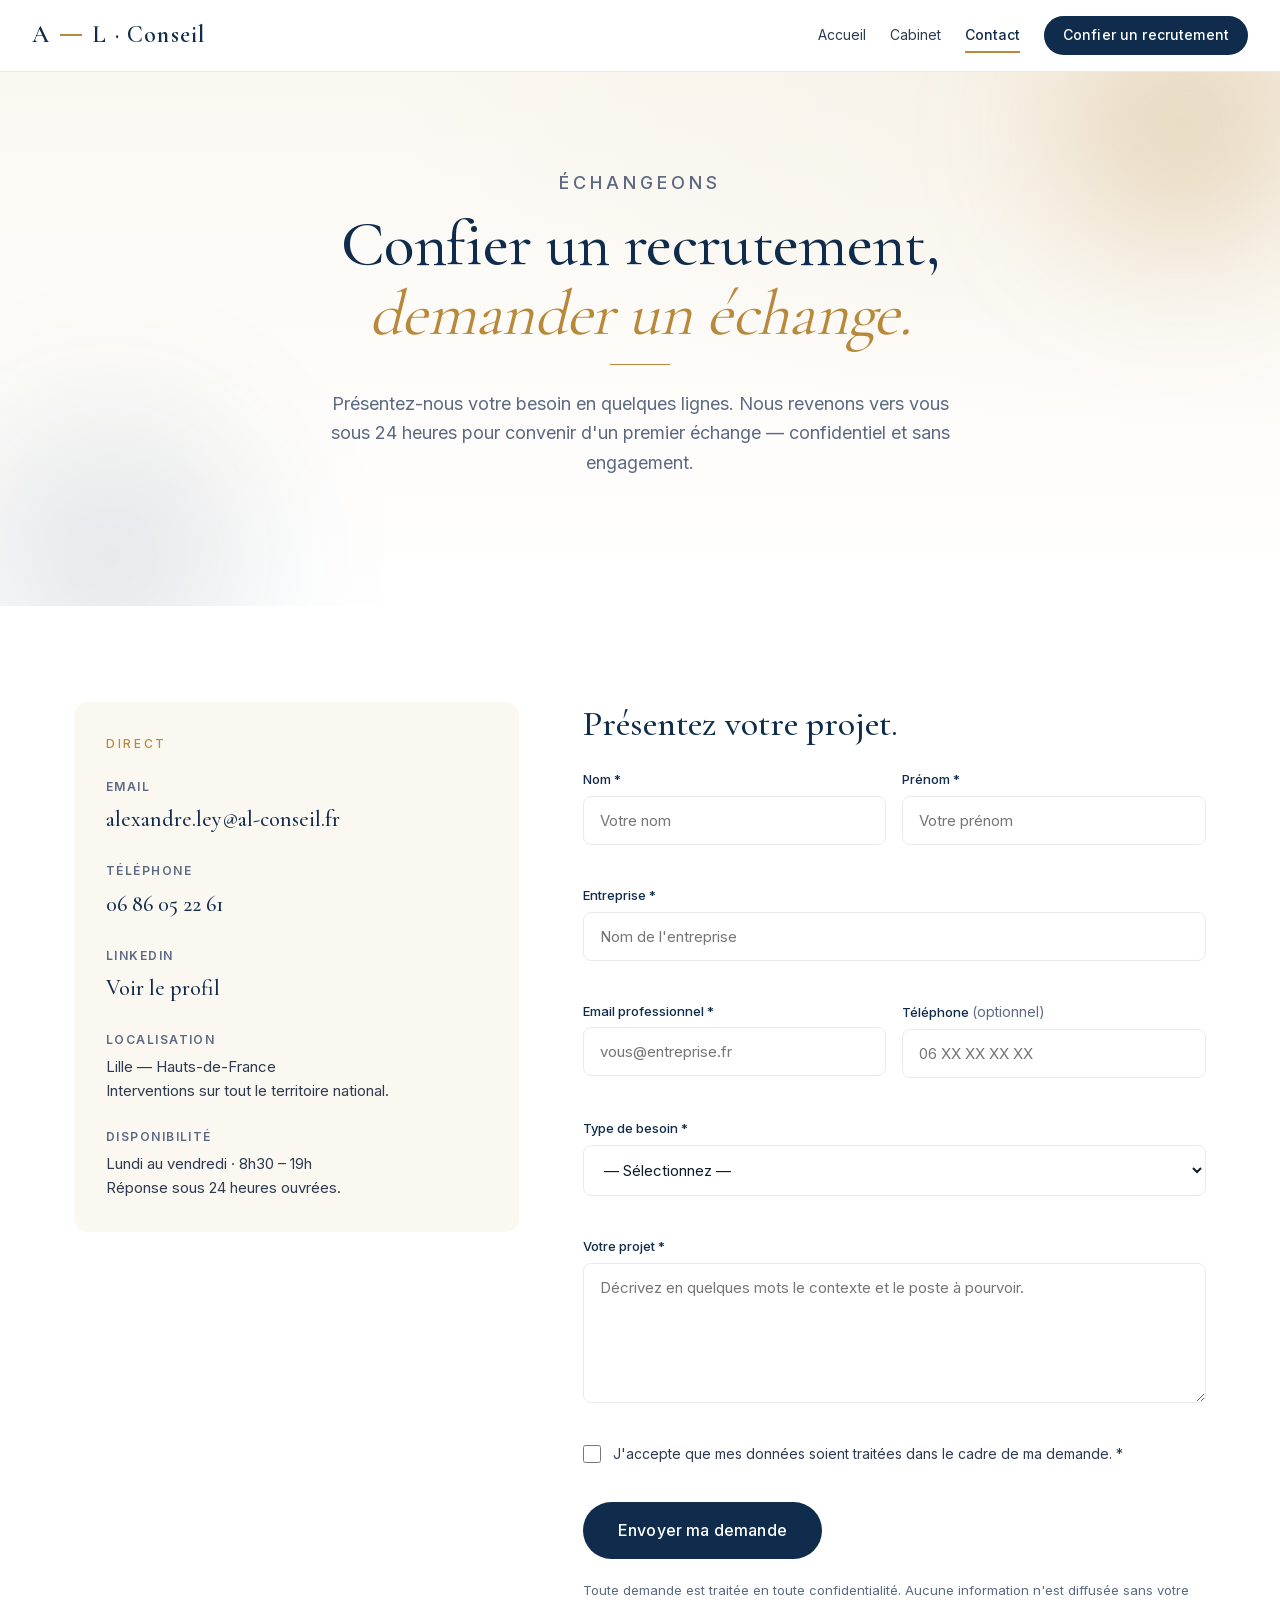
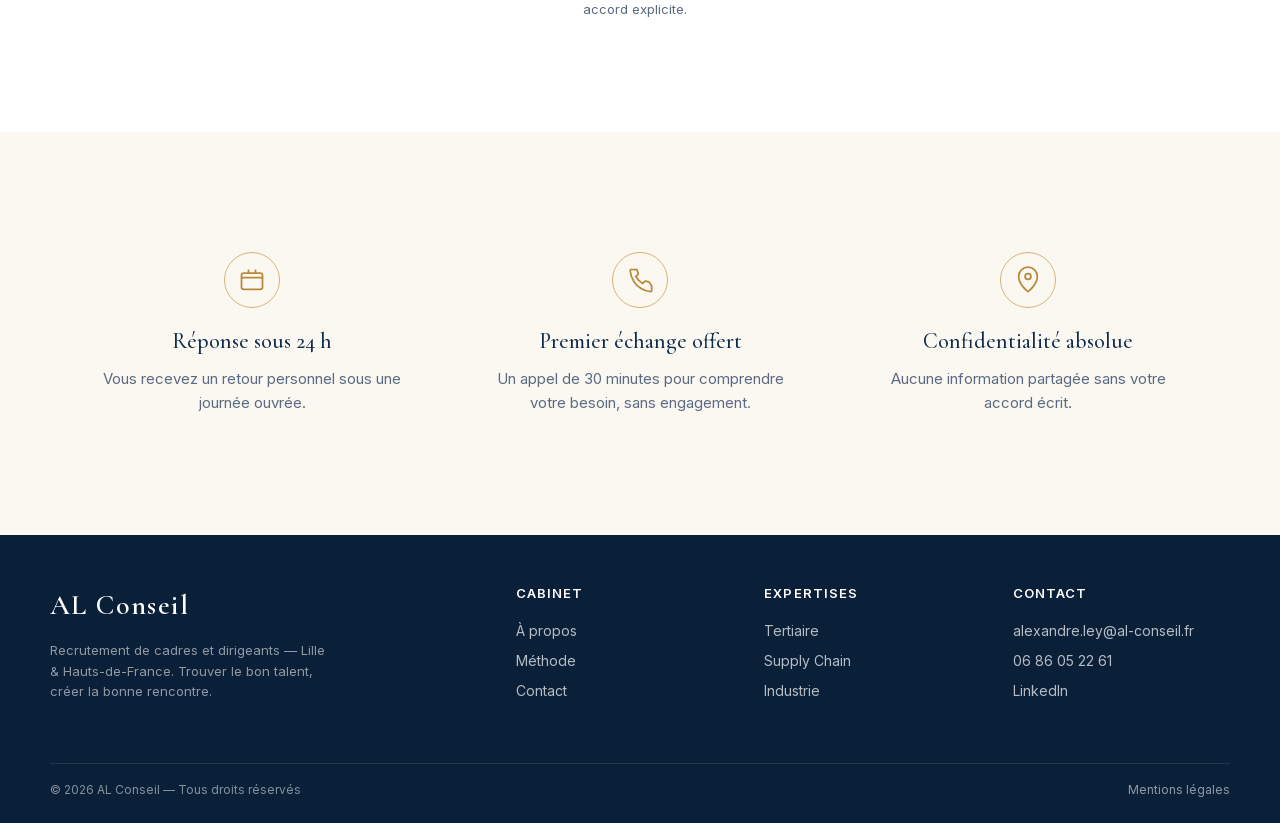
<file: contact.html>
<!DOCTYPE html>
<html lang="fr">
<head>
  <meta charset="UTF-8">
  <meta name="viewport" content="width=device-width, initial-scale=1.0">
  <meta name="theme-color" content="#0F2C4C">
  <title>Contact — Confier un recrutement à AL Conseil | Lille</title>
  <meta name="description" content="Contactez AL Conseil pour un recrutement de cadres ou dirigeants à Lille et en Hauts-de-France. Premier échange offert, confidentiel et sans engagement. Réponse sous 24 heures.">
  <meta name="author" content="Alexandre Ley">
  <meta name="keywords" content="contact cabinet recrutement Lille, confier recrutement cadre, AL Conseil contact, recrutement Hauts-de-France">

  <!-- Open Graph -->
  <meta property="og:type" content="website">
  <meta property="og:locale" content="fr_FR">
  <meta property="og:site_name" content="AL Conseil">
  <meta property="og:title" content="Contact — Confier un recrutement à AL Conseil | Lille">
  <meta property="og:description" content="Premier échange offert, confidentiel et sans engagement. Réponse sous 24 heures.">
  <meta property="og:image" content="https://al-conseil.vercel.app/assets/og-image.jpg">
  <meta property="og:image:width" content="1662">
  <meta property="og:image:height" content="946">
  <meta property="og:image:type" content="image/jpeg">
  <meta property="og:image:alt" content="AL Conseil — Cabinet de recrutement de cadres et dirigeants à Lille">
  <meta property="og:url" content="https://al-conseil.fr/contact">

  <!-- Twitter -->
  <meta name="twitter:card" content="summary_large_image">
  <meta name="twitter:title" content="Contact — AL Conseil">
  <meta name="twitter:description" content="Confier un recrutement à AL Conseil — premier échange offert.">
  <meta name="twitter:image" content="https://al-conseil.vercel.app/assets/og-image.jpg">

  <!-- Canonical -->
  <link rel="canonical" href="https://al-conseil.fr/contact">

  <!-- Favicons -->
  <link rel="icon" type="image/svg+xml" href="/assets/favicon.svg">
  <link rel="icon" type="image/png" sizes="32x32" href="/assets/favicon-32.png">
  <link rel="apple-touch-icon" href="/assets/apple-touch-icon.png">

  <!-- Fonts (self-hosted) -->
  <link rel="preload" href="/assets/fonts/inter-latin.woff2" as="font" type="font/woff2" crossorigin>
  <link rel="preload" href="/assets/fonts/cormorant-garamond-latin.woff2" as="font" type="font/woff2" crossorigin>

  <!-- Styles -->
  <link rel="stylesheet" href="styles.css">

  <!-- JSON-LD : ContactPage -->
  <script type="application/ld+json">
  {
    "@context": "https://schema.org",
    "@type": "ContactPage",
    "name": "Contact AL Conseil",
    "url": "https://al-conseil.fr/contact",
    "about": {
      "@type": "ProfessionalService",
      "name": "AL Conseil",
      "telephone": "+33686052261",
      "email": "alexandre.ley@al-conseil.fr",
      "address": {
        "@type": "PostalAddress",
        "addressLocality": "Lille",
        "addressRegion": "Hauts-de-France",
        "addressCountry": "FR"
      }
    }
  }
  </script>

  <!-- JSON-LD : BreadcrumbList -->
  <script type="application/ld+json">
  {
    "@context": "https://schema.org",
    "@type": "BreadcrumbList",
    "itemListElement": [
      { "@type": "ListItem", "position": 1, "name": "Accueil", "item": "https://al-conseil.fr/" },
      { "@type": "ListItem", "position": 2, "name": "Contact", "item": "https://al-conseil.fr/contact" }
    ]
  }
  </script>
</head>
<body>

  <a class="skip-link" href="#main">Aller au contenu</a>

  <!-- Header -->
  <header class="site-header">
    <a href="/" class="site-logo" aria-label="AL Conseil — Accueil">
      A<span class="gold-bar"></span>L · Conseil
    </a>
    <nav class="site-nav" id="site-nav" aria-label="Navigation principale">
      <a href="/">Accueil</a>
      <a href="/cabinet">Cabinet</a>
      <a href="/contact" class="is-active">Contact</a>
      <a href="/contact" class="btn btn--primary btn--sm">Confier un recrutement</a>
    </nav>
    <button class="nav-toggle" aria-label="Ouvrir le menu" aria-expanded="false" aria-controls="site-nav">
      <span></span><span></span><span></span>
    </button>
  </header>

  <main id="main">

    <!-- 1. Hero -->
    <section class="site-hero" aria-labelledby="hero-title">
      <div class="container">
        <p class="eyebrow">Échangeons</p>
        <h1 id="hero-title" class="display-lg">
          Confier un recrutement,<br>
          <em>demander un échange.</em>
        </h1>
        <hr class="gold-rule mt-4 mb-5">
        <p>Présentez-nous votre besoin en quelques lignes. Nous revenons vers vous sous 24 heures pour convenir d'un premier échange — confidentiel et sans engagement.</p>
      </div>
    </section>

    <!-- 2. Coordonnées + formulaire -->
    <section class="section" aria-labelledby="form-title">
      <div class="container">
        <div class="contact-grid">

          <!-- Coordonnées -->
          <aside class="contact-coords" aria-label="Coordonnées directes">
            <p class="eyebrow">Direct</p>

            <div class="contact-coord-block">
              <div class="contact-coord-label">Email</div>
              <a href="mailto:alexandre.ley@al-conseil.fr" class="contact-coord-value">alexandre.ley@al-conseil.fr</a>
            </div>

            <div class="contact-coord-block">
              <div class="contact-coord-label">Téléphone</div>
              <a href="tel:+33686052261" class="contact-coord-value">06 86 05 22 61</a>
            </div>

            <div class="contact-coord-block">
              <div class="contact-coord-label">LinkedIn</div>
              <a href="https://www.linkedin.com/in/alexandre-ley-574bb2a1" target="_blank" rel="noopener noreferrer" class="contact-coord-value">Voir le profil</a>
            </div>

            <div class="contact-coord-block">
              <div class="contact-coord-label">Localisation</div>
              <p class="contact-coord-value contact-coord-value--text">Lille — Hauts-de-France<br>Interventions sur tout le territoire national.</p>
            </div>

            <div class="contact-coord-block">
              <div class="contact-coord-label">Disponibilité</div>
              <p class="contact-coord-value contact-coord-value--text">Lundi au vendredi · 8h30 – 19h<br>Réponse sous 24 heures ouvrées.</p>
            </div>
          </aside>

          <!-- Formulaire -->
          <div class="contact-form-wrapper">
            <h2 id="form-title" class="h2">Présentez votre projet.</h2>

            <!-- Soumission via Formspree (endpoint mreddzek). Le JS dans main.js poste les données en AJAX (Accept: application/json) et gère succès/erreur. Pour changer d'endpoint ou repasser en mailto, modifier simplement l'attribut action ci-dessous — le JS détecte automatiquement le type. -->
            <form
              class="form-grid"
              id="contact-form"
              action="https://formspree.io/f/mreddzek"
              method="POST"
              novalidate
              aria-label="Formulaire de contact"
            >
              <!-- Sujet de l'email reçu par Alexandre (convention Formspree) -->
              <input type="hidden" name="_subject" value="Nouvelle demande de contact — al-conseil.fr">

              <!-- Honeypot anti-spam (reconnu par Formspree) -->
              <input type="text" name="_gotcha" tabindex="-1" autocomplete="off" style="position:absolute;left:-9999px;" aria-hidden="true">

              <div class="field">
                <label for="nom">Nom <span aria-hidden="true">*</span></label>
                <input id="nom" name="nom" type="text" placeholder="Votre nom" required autocomplete="family-name">
                <div class="field-error" data-for="nom" aria-live="polite"></div>
              </div>

              <div class="field">
                <label for="prenom">Prénom <span aria-hidden="true">*</span></label>
                <input id="prenom" name="prenom" type="text" placeholder="Votre prénom" required autocomplete="given-name">
                <div class="field-error" data-for="prenom" aria-live="polite"></div>
              </div>

              <div class="field field--full">
                <label for="entreprise">Entreprise <span aria-hidden="true">*</span></label>
                <input id="entreprise" name="entreprise" type="text" placeholder="Nom de l'entreprise" required autocomplete="organization">
                <div class="field-error" data-for="entreprise" aria-live="polite"></div>
              </div>

              <div class="field">
                <label for="email">Email professionnel <span aria-hidden="true">*</span></label>
                <input id="email" name="email" type="email" placeholder="vous@entreprise.fr" required autocomplete="email">
                <div class="field-error" data-for="email" aria-live="polite"></div>
              </div>

              <div class="field">
                <label for="telephone">Téléphone <span class="body-sm" style="color:var(--ink-500);font-weight:400;">(optionnel)</span></label>
                <input id="telephone" name="telephone" type="tel" placeholder="06 XX XX XX XX" autocomplete="tel">
                <div class="field-error" data-for="telephone" aria-live="polite"></div>
              </div>

              <div class="field field--full">
                <label for="type-besoin">Type de besoin <span aria-hidden="true">*</span></label>
                <select id="type-besoin" name="type-besoin" required>
                  <option value="">— Sélectionnez —</option>
                  <option value="cadre-cdi">Recrutement cadre — CDI</option>
                  <option value="cadre-cdd">Recrutement cadre — CDD</option>
                  <option value="dirigeant">Recrutement dirigeant</option>
                  <option value="conseil-rh">Conseil RH</option>
                  <option value="autre">Autre</option>
                </select>
                <div class="field-error" data-for="type-besoin" aria-live="polite"></div>
              </div>

              <div class="field field--full">
                <label for="message">Votre projet <span aria-hidden="true">*</span></label>
                <textarea id="message" name="message" placeholder="Décrivez en quelques mots le contexte et le poste à pourvoir." required></textarea>
                <div class="field-error" data-for="message" aria-live="polite"></div>
              </div>

              <div class="field field--full field-checkbox">
                <input id="rgpd" name="rgpd" type="checkbox" required>
                <label for="rgpd">J'accepte que mes données soient traitées dans le cadre de ma demande. <span aria-hidden="true">*</span></label>
              </div>
              <div class="field field--full" style="margin-top:-12px;">
                <div class="field-error" data-for="rgpd" aria-live="polite"></div>
              </div>

              <div class="field field--full">
                <button type="submit" class="btn btn--primary btn--lg" style="align-self:flex-start;">
                  Envoyer ma demande
                </button>
                <p class="privacy-note">Toute demande est traitée en toute confidentialité. Aucune information n'est diffusée sans votre accord explicite.</p>
              </div>

              <div class="field field--full">
                <div id="form-feedback" class="sr-only" aria-live="polite"></div>
              </div>
            </form>
          </div>

        </div>
      </div>
    </section>

    <!-- 3. Bandeau de réassurance -->
    <section class="section section--cream" aria-label="Nos engagements">
      <div class="container">
        <div class="reassurance-grid">
          <article class="reassurance-item">
            <div class="circle" aria-hidden="true">
              <svg width="28" height="28" viewBox="0 0 24 24" fill="none" stroke="currentColor" stroke-width="1.5"><rect x="3" y="6" width="18" height="14" rx="2"/><path d="M3 10h18M9 6V3m6 3V3"/></svg>
            </div>
            <h3>Réponse sous 24 h</h3>
            <p>Vous recevez un retour personnel sous une journée ouvrée.</p>
          </article>
          <article class="reassurance-item">
            <div class="circle" aria-hidden="true">
              <svg width="28" height="28" viewBox="0 0 24 24" fill="none" stroke="currentColor" stroke-width="1.5"><path d="M22 16.92V21a1 1 0 01-1.1 1 19 19 0 01-8.3-3 19 19 0 01-6-6A19 19 0 013.6 4.1 1 1 0 014.6 3h4.1a1 1 0 011 .8 13 13 0 00.7 2.6 1 1 0 01-.2 1L8.4 9a16 16 0 006 6l1.6-1.8a1 1 0 011-.2 13 13 0 002.6.7 1 1 0 01.8 1z"/></svg>
            </div>
            <h3>Premier échange offert</h3>
            <p>Un appel de 30 minutes pour comprendre votre besoin, sans engagement.</p>
          </article>
          <article class="reassurance-item">
            <div class="circle" aria-hidden="true">
              <svg width="28" height="28" viewBox="0 0 24 24" fill="none" stroke="currentColor" stroke-width="1.5"><path d="M12 22s-8-6-8-13a8 8 0 1116 0c0 7-8 13-8 13z"/><circle cx="12" cy="9" r="2.5"/></svg>
            </div>
            <h3>Confidentialité absolue</h3>
            <p>Aucune information partagée sans votre accord écrit.</p>
          </article>
        </div>
      </div>
    </section>

  </main>

  <!-- Footer -->
  <footer class="site-footer">
    <div class="site-footer-inner">
      <div>
        <div class="footer-brand">AL Conseil</div>
        <p class="footer-tagline">Recrutement de cadres et dirigeants — Lille &amp; Hauts-de-France. Trouver le bon talent, créer la bonne rencontre.</p>
      </div>
      <div>
        <h5>Cabinet</h5>
        <a href="/cabinet">À propos</a>
        <a href="/#methode">Méthode</a>
        <a href="/contact">Contact</a>
      </div>
      <div>
        <h5>Expertises</h5>
        <a href="/#expertises-title">Tertiaire</a>
        <a href="/#expertises-title">Supply Chain</a>
        <a href="/#expertises-title">Industrie</a>
      </div>
      <div>
        <h5>Contact</h5>
        <a href="mailto:alexandre.ley@al-conseil.fr">alexandre.ley@al-conseil.fr</a>
        <a href="tel:+33686052261">06 86 05 22 61</a>
        <a href="https://www.linkedin.com/in/alexandre-ley-574bb2a1" target="_blank" rel="noopener noreferrer">LinkedIn</a>
      </div>
      <div class="footer-bottom">
        <span>© 2026 AL Conseil — Tous droits réservés</span>
        <a href="/mentions-legales">Mentions légales</a>
      </div>
    </div>
  </footer>

  <script src="main.js"></script>
</body>
</html>
</file>
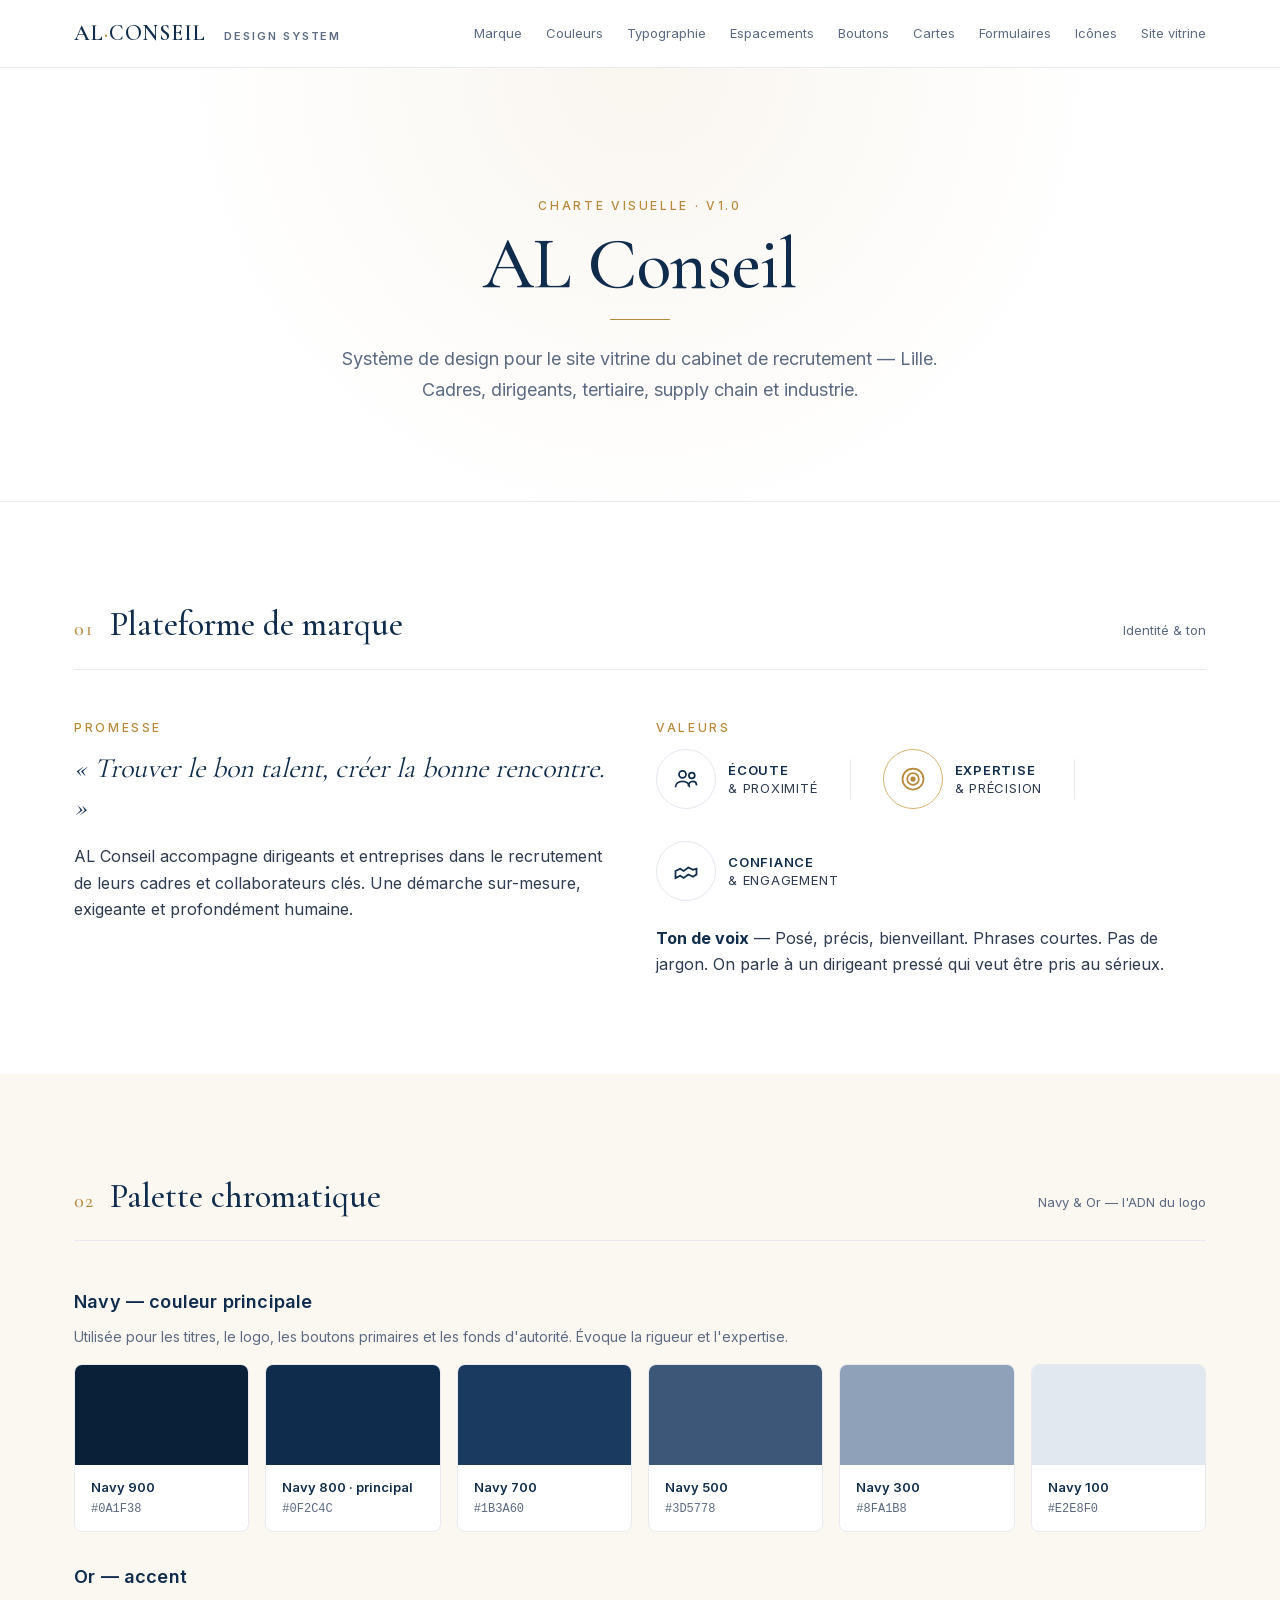
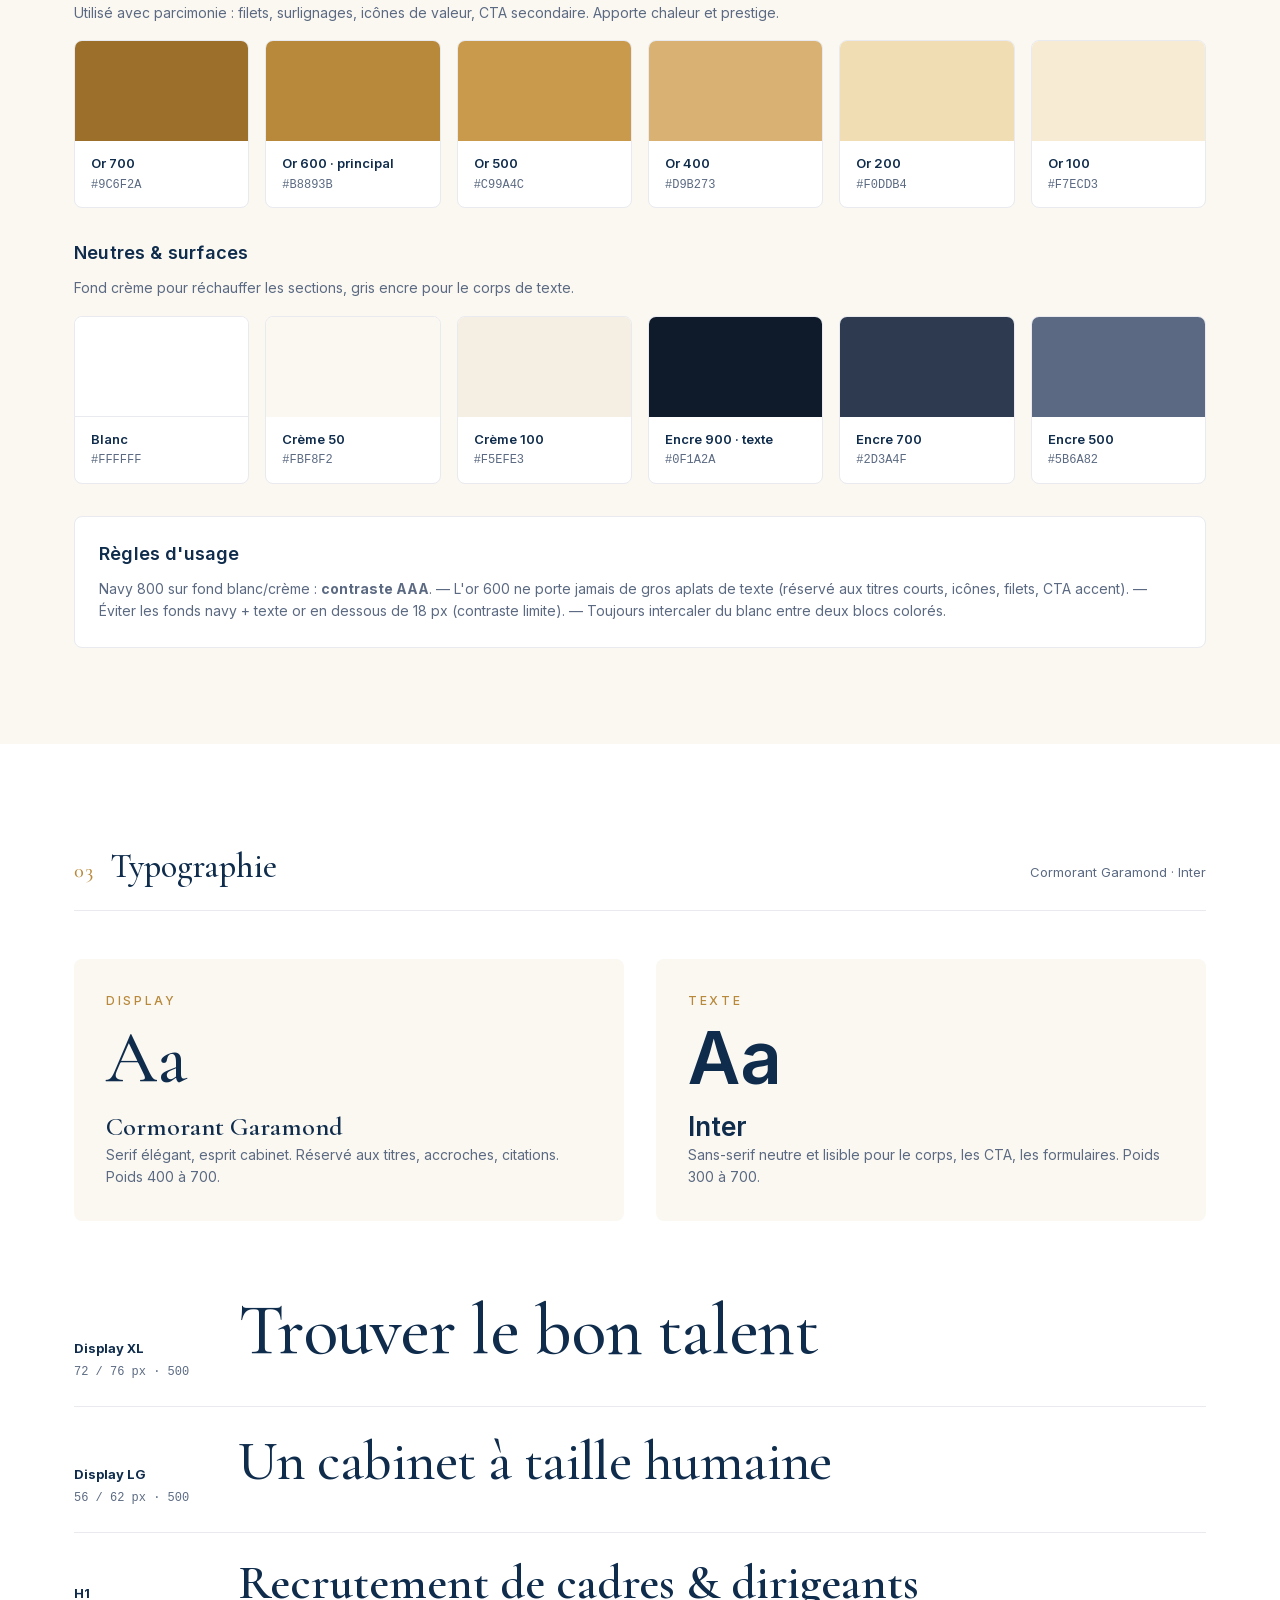
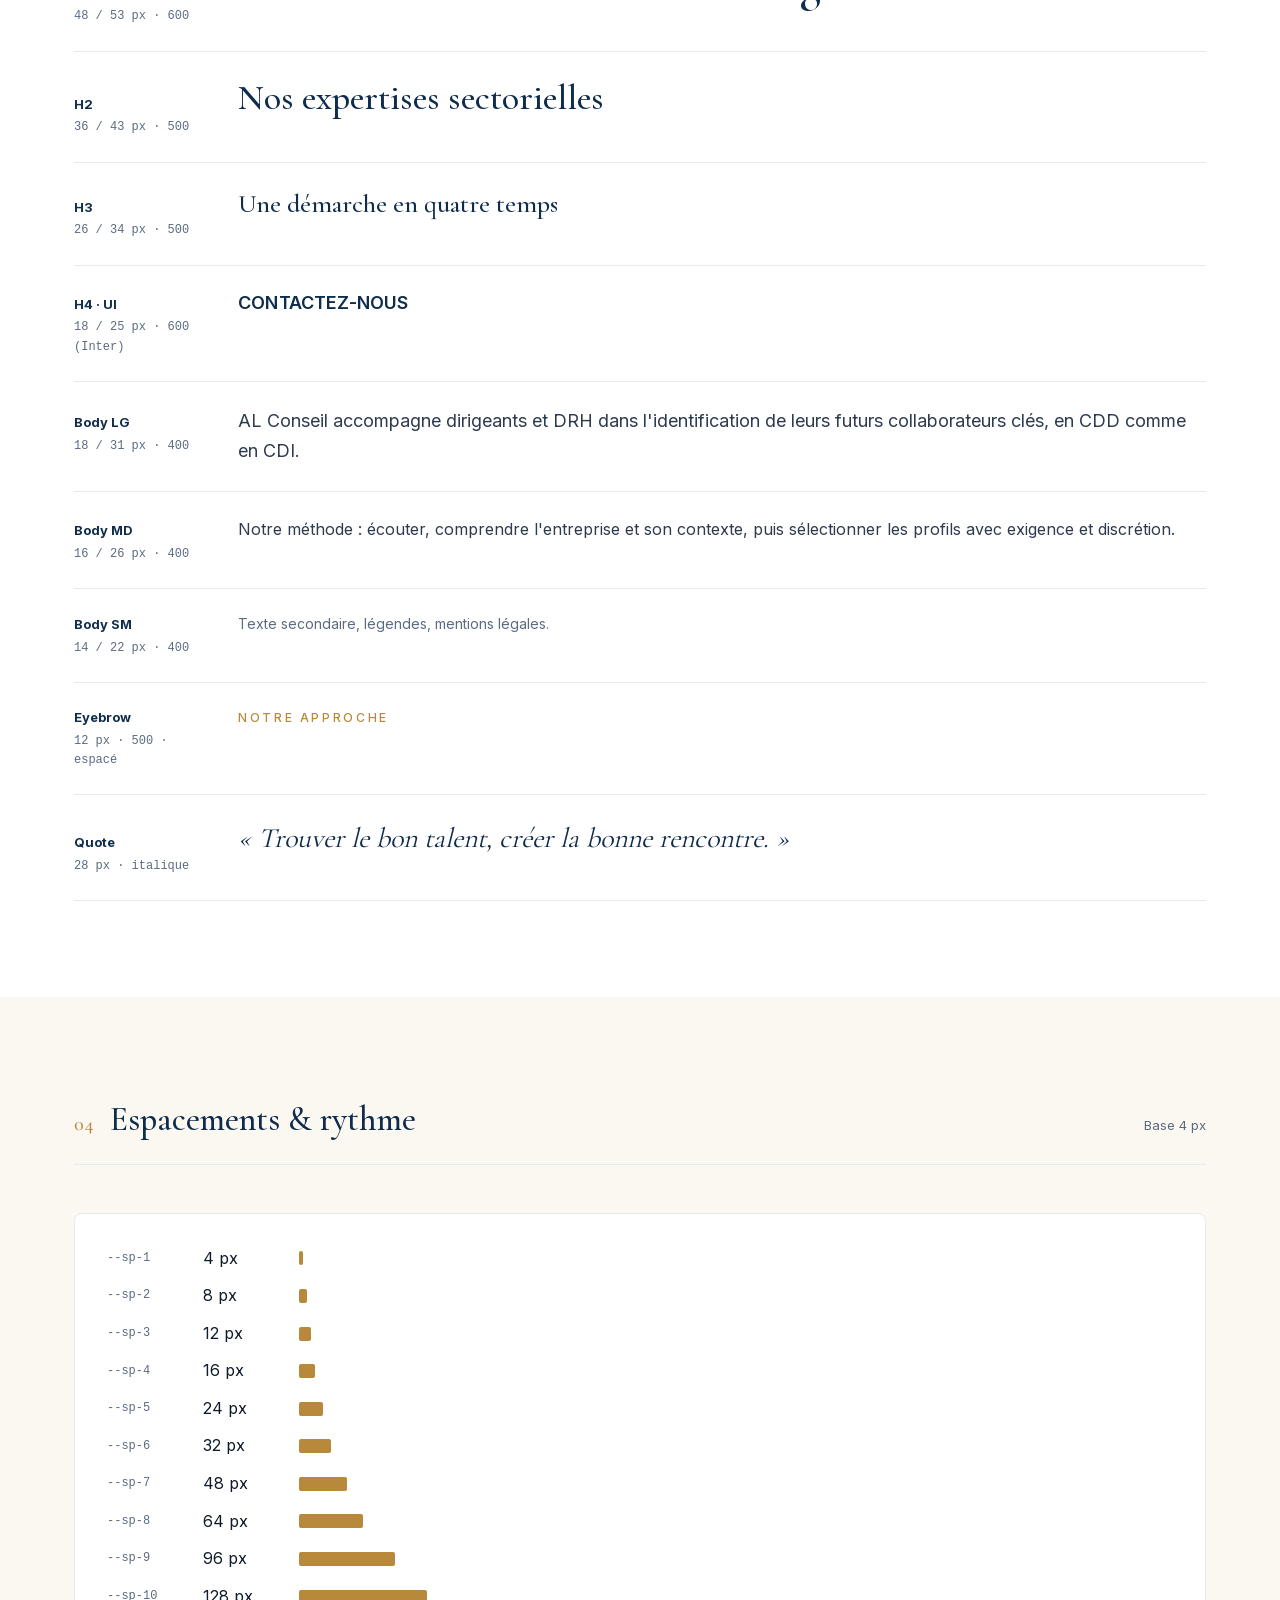
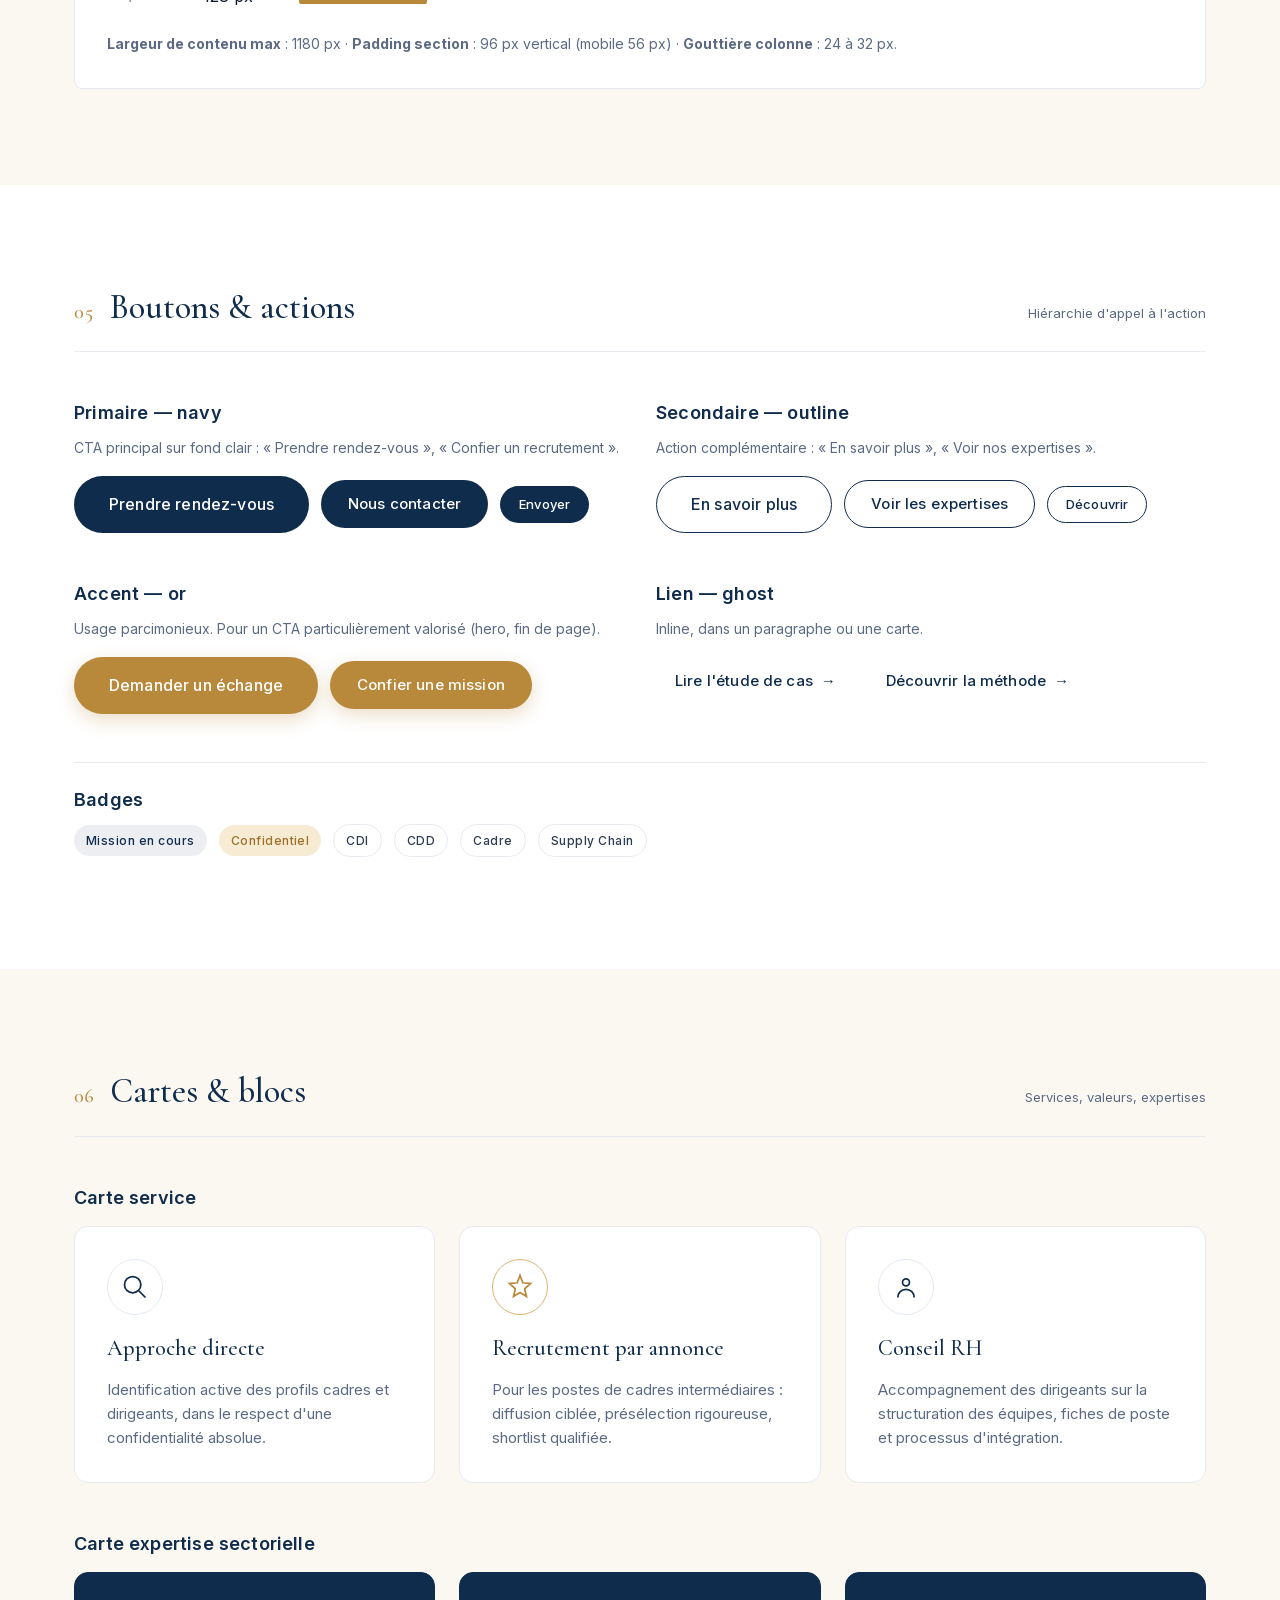
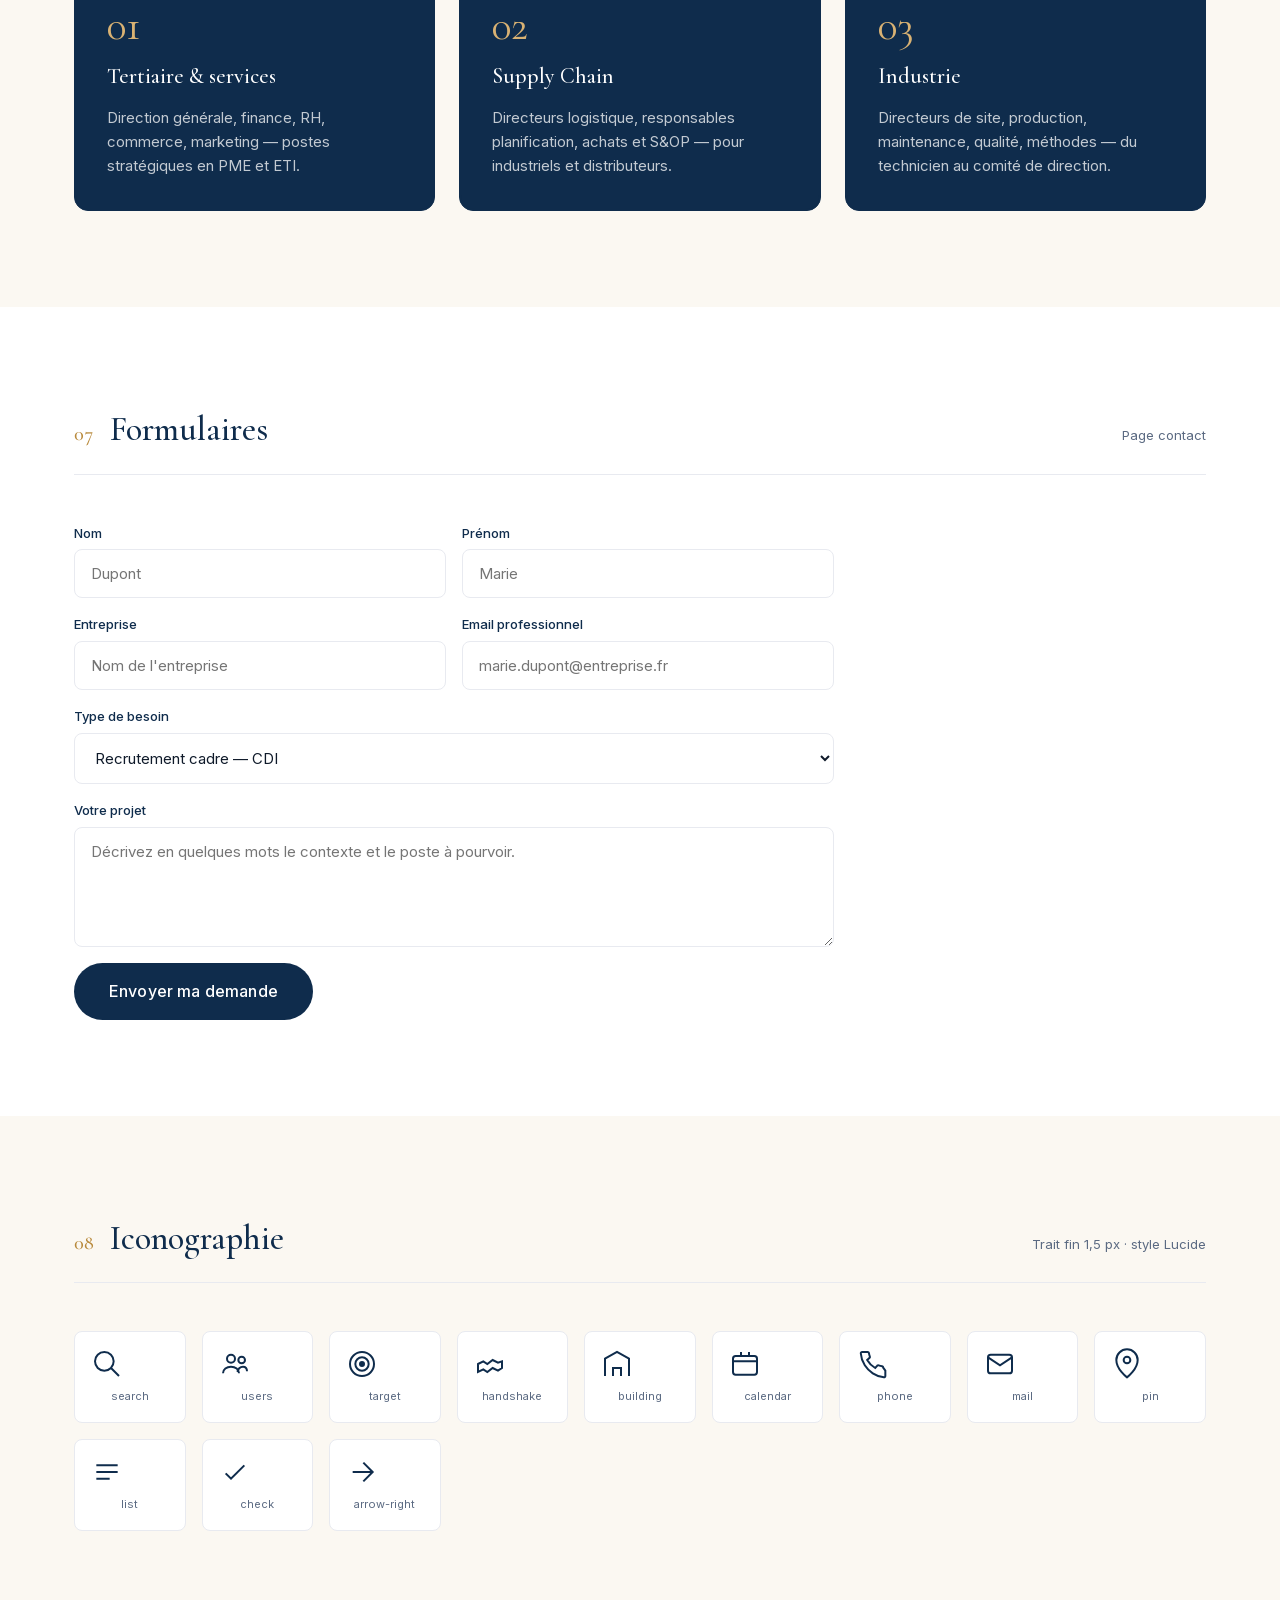
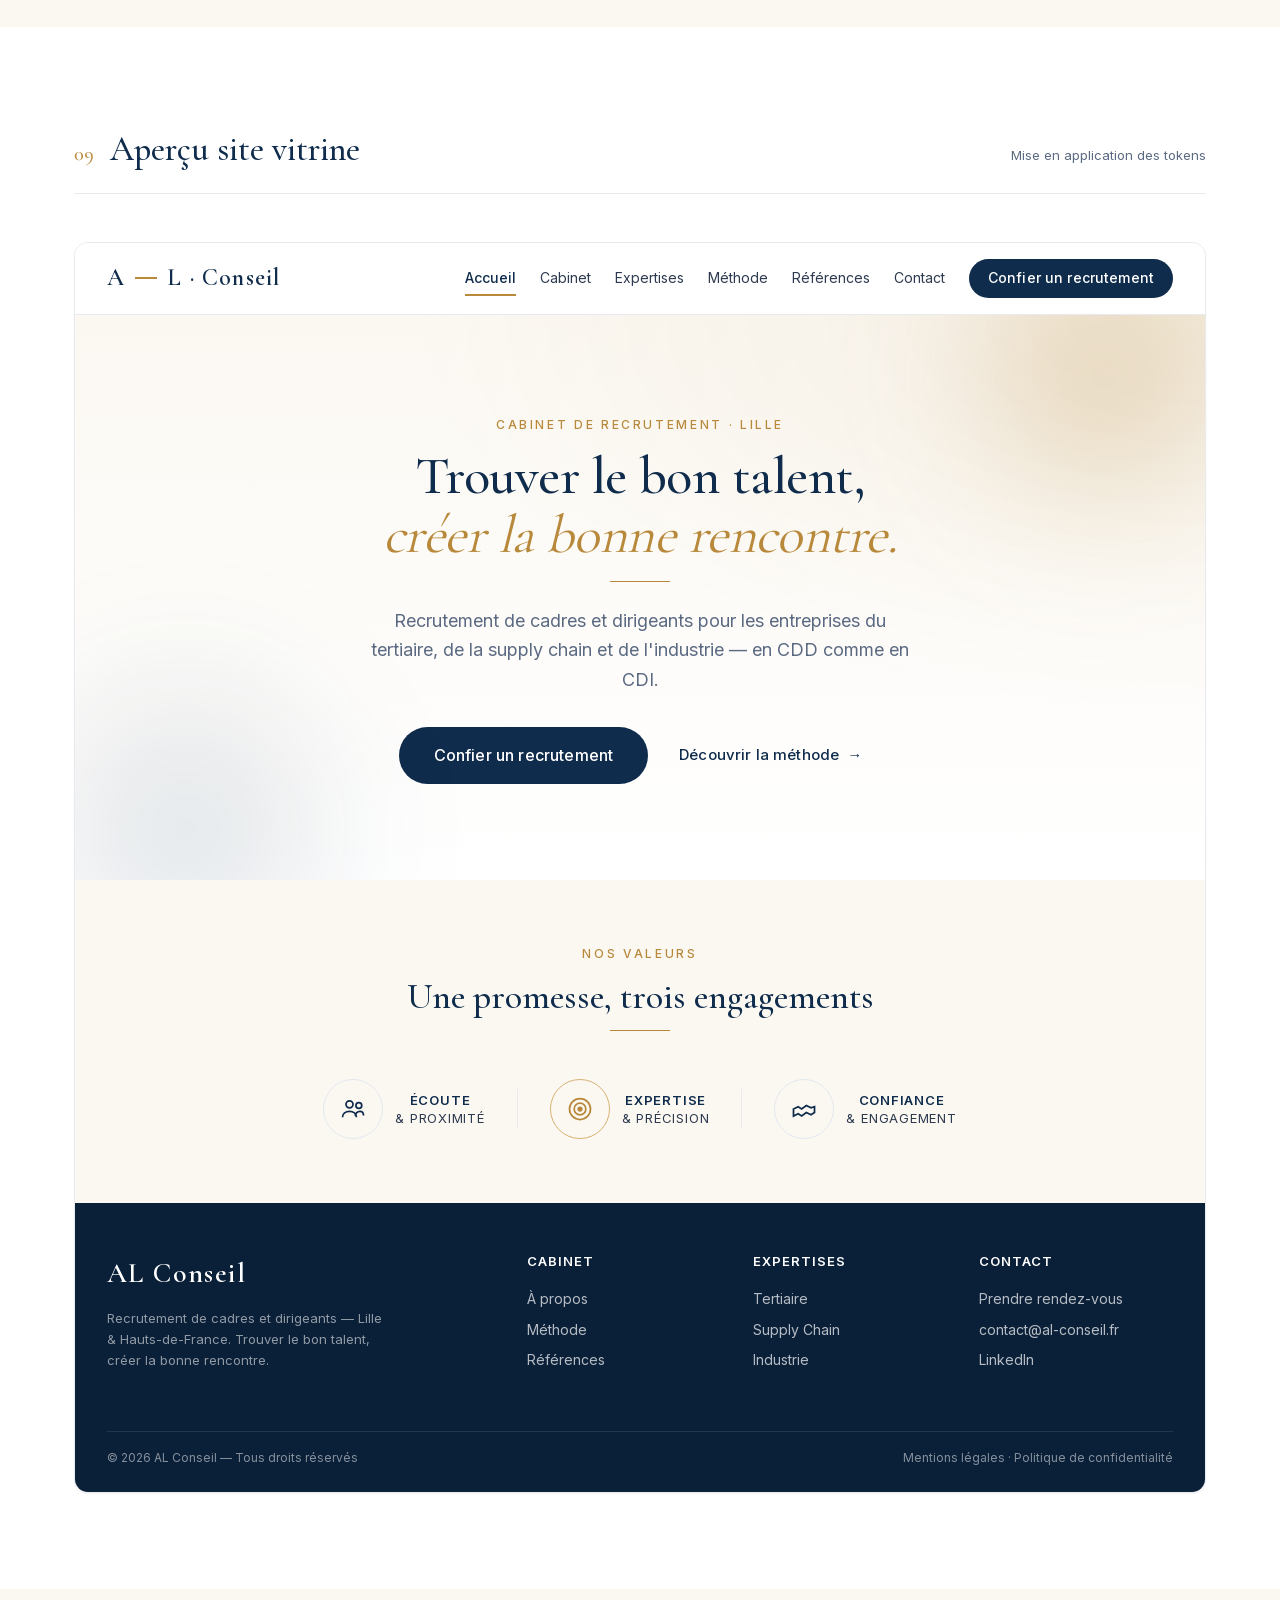
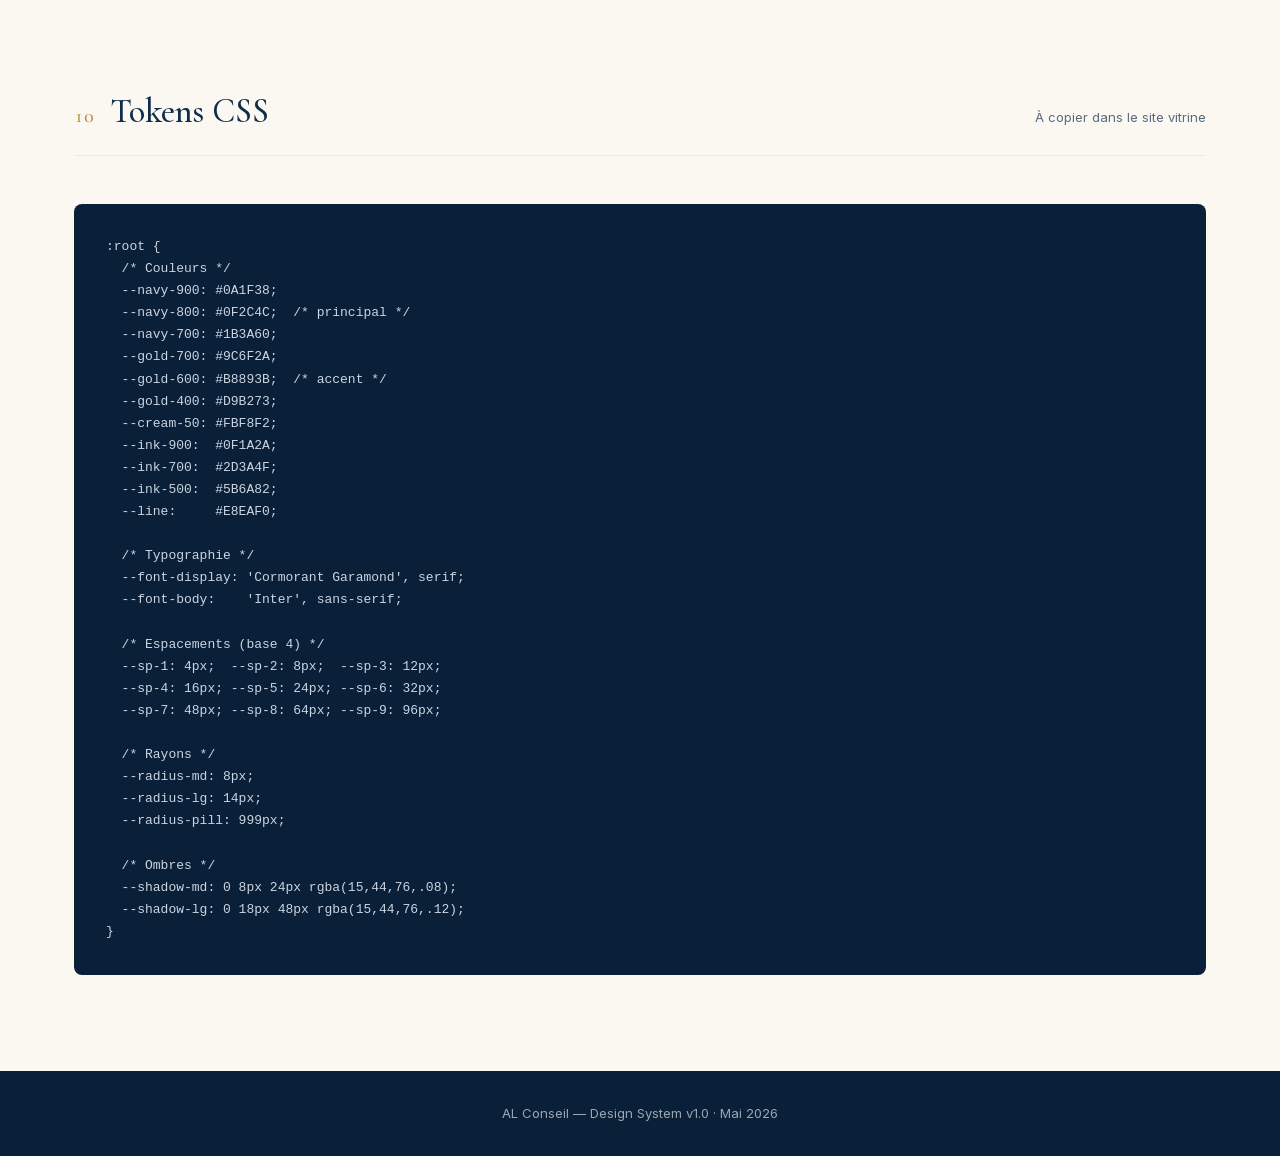
<file: design-system.html>
<!DOCTYPE html>
<html lang="fr">
<head>
<meta charset="UTF-8">
<meta name="viewport" content="width=device-width, initial-scale=1.0">
<title>AL Conseil — Design System</title>
<link rel="preload" href="/assets/fonts/inter-latin.woff2" as="font" type="font/woff2" crossorigin>
<link rel="preload" href="/assets/fonts/cormorant-garamond-latin.woff2" as="font" type="font/woff2" crossorigin>
<link rel="stylesheet" href="styles.css">
<style>
:root{
  /* ─── Couleurs ─── */
  --navy-900:#0A1F38;
  --navy-800:#0F2C4C;   /* couleur principale du logo */
  --navy-700:#1B3A60;
  --navy-500:#3D5778;
  --navy-300:#8FA1B8;
  --navy-100:#E2E8F0;

  --gold-700:#9C6F2A;
  --gold-600:#B8893B;   /* or du logo */
  --gold-500:#C99A4C;
  --gold-400:#D9B273;
  --gold-200:#F0DDB4;
  --gold-100:#F7ECD3;

  --cream-50:#FBF8F2;
  --cream-100:#F5EFE3;
  --ink-900:#0F1A2A;
  --ink-700:#2D3A4F;
  --ink-500:#5B6A82;
  --ink-300:#9AA6BA;
  --line:#E8EAF0;
  --white:#FFFFFF;

  /* ─── Typo ─── */
  --font-display:'Cormorant Garamond', 'Times New Roman', serif;
  --font-body:'Inter', -apple-system, BlinkMacSystemFont, sans-serif;

  /* ─── Espacements ─── */
  --sp-1:4px;  --sp-2:8px;   --sp-3:12px; --sp-4:16px;
  --sp-5:24px; --sp-6:32px;  --sp-7:48px; --sp-8:64px;
  --sp-9:96px; --sp-10:128px;

  /* ─── Rayons & ombres ─── */
  --radius-sm:4px;
  --radius-md:8px;
  --radius-lg:14px;
  --radius-pill:999px;
  --shadow-sm:0 1px 2px rgba(15,44,76,.06);
  --shadow-md:0 8px 24px rgba(15,44,76,.08);
  --shadow-lg:0 18px 48px rgba(15,44,76,.12);
}

*{box-sizing:border-box;margin:0;padding:0}
html{scroll-behavior:smooth}
body{
  font-family:var(--font-body);
  color:var(--ink-900);
  background:var(--white);
  font-size:16px;
  line-height:1.6;
  -webkit-font-smoothing:antialiased;
}

/* ─── Typographie ─── */
.display-xl{font-family:var(--font-display);font-weight:500;font-size:72px;line-height:1.05;letter-spacing:-.01em;color:var(--navy-800)}
.display-lg{font-family:var(--font-display);font-weight:500;font-size:56px;line-height:1.1;letter-spacing:-.01em;color:var(--navy-800)}
.display-md{font-family:var(--font-display);font-weight:500;font-size:40px;line-height:1.15;color:var(--navy-800)}
.h1{font-family:var(--font-display);font-weight:600;font-size:48px;line-height:1.1;color:var(--navy-800)}
.h2{font-family:var(--font-display);font-weight:500;font-size:36px;line-height:1.2;color:var(--navy-800)}
.h3{font-family:var(--font-display);font-weight:500;font-size:26px;line-height:1.3;color:var(--navy-800)}
.h4{font-family:var(--font-body);font-weight:600;font-size:18px;line-height:1.4;color:var(--navy-800);letter-spacing:.01em}
.body-lg{font-size:18px;line-height:1.7;color:var(--ink-700)}
.body-md{font-size:16px;line-height:1.65;color:var(--ink-700)}
.body-sm{font-size:14px;line-height:1.6;color:var(--ink-500)}
.eyebrow{font-family:var(--font-body);font-weight:500;font-size:12px;letter-spacing:.22em;text-transform:uppercase;color:var(--gold-600)}
.quote{font-family:var(--font-display);font-style:italic;font-weight:400;font-size:28px;line-height:1.4;color:var(--navy-800)}

/* ─── Layout ─── */
.container{max-width:1180px;margin:0 auto;padding:0 var(--sp-5)}
.section{padding:var(--sp-9) 0}
.section--cream{background:var(--cream-50)}
.section--navy{background:var(--navy-800);color:var(--white)}
.section--navy .h2,.section--navy .h3{color:var(--white)}
.section--navy .body-md,.section--navy .body-lg{color:rgba(255,255,255,.82)}

/* ─── DS frame (page de présentation) ─── */
.ds-nav{
  position:sticky;top:0;z-index:50;
  background:rgba(255,255,255,.92);
  backdrop-filter:saturate(180%) blur(12px);
  border-bottom:1px solid var(--line);
}
.ds-nav-inner{display:flex;align-items:center;justify-content:space-between;padding:var(--sp-4) var(--sp-5);max-width:1180px;margin:0 auto}
.ds-nav-brand{font-family:var(--font-display);font-weight:600;font-size:22px;color:var(--navy-800);letter-spacing:.04em}
.ds-nav-brand span{color:var(--gold-600)}
.ds-nav-links{display:flex;gap:var(--sp-5);flex-wrap:wrap}
.ds-nav-links a{font-size:13px;color:var(--ink-500);text-decoration:none;transition:color .2s}
.ds-nav-links a:hover{color:var(--navy-800)}

.ds-hero{
  padding:var(--sp-10) var(--sp-5) var(--sp-9);
  text-align:center;
  background:
    radial-gradient(circle at 50% 0%, rgba(184,137,59,.08), transparent 60%),
    var(--white);
  border-bottom:1px solid var(--line);
}
.ds-hero .eyebrow{margin-bottom:var(--sp-3)}
.ds-hero h1{margin-bottom:var(--sp-4)}
.ds-hero p{max-width:640px;margin:0 auto;color:var(--ink-500)}

.ds-section-title{
  display:flex;align-items:baseline;gap:var(--sp-4);
  margin-bottom:var(--sp-7);
  padding-bottom:var(--sp-4);
  border-bottom:1px solid var(--line);
}
.ds-section-title .num{
  font-family:var(--font-display);font-weight:500;font-size:20px;
  color:var(--gold-600);font-variant-numeric:tabular-nums;
}
.ds-section-title h2{font-family:var(--font-display);font-weight:500;font-size:34px;color:var(--navy-800)}
.ds-section-title small{margin-left:auto;color:var(--ink-500);font-size:13px}

/* ─── Color swatches ─── */
.swatch-grid{display:grid;grid-template-columns:repeat(auto-fill,minmax(170px,1fr));gap:var(--sp-4)}
.swatch{
  border-radius:var(--radius-md);
  overflow:hidden;
  border:1px solid var(--line);
  background:var(--white);
}
.swatch-color{height:100px}
.swatch-meta{padding:var(--sp-3) var(--sp-4)}
.swatch-name{font-size:13px;font-weight:600;color:var(--navy-800)}
.swatch-hex{font-family:'SF Mono','Menlo',monospace;font-size:12px;color:var(--ink-500);margin-top:2px}

.palette-row{margin-bottom:var(--sp-6)}
.palette-row h4{margin-bottom:var(--sp-3)}

/* ─── Type specimens ─── */
.type-row{
  display:grid;grid-template-columns:140px 1fr;
  gap:var(--sp-5);align-items:baseline;
  padding:var(--sp-5) 0;border-bottom:1px solid var(--line);
}
.type-meta{font-size:12px;color:var(--ink-500);font-family:'SF Mono','Menlo',monospace}
.type-meta strong{display:block;color:var(--navy-800);font-family:var(--font-body);font-size:13px;margin-bottom:4px}

/* ─── Buttons ─── */
.btn{
  display:inline-flex;align-items:center;gap:var(--sp-2);
  font-family:var(--font-body);font-weight:500;font-size:15px;
  padding:14px 26px;border-radius:var(--radius-pill);
  cursor:pointer;text-decoration:none;border:1.5px solid transparent;
  transition:all .25s ease;letter-spacing:.01em;
}
.btn--primary{background:var(--navy-800);color:var(--white)}
.btn--primary:hover{background:var(--navy-900);transform:translateY(-1px);box-shadow:var(--shadow-md)}
.btn--secondary{background:transparent;color:var(--navy-800);border-color:var(--navy-800)}
.btn--secondary:hover{background:var(--navy-800);color:var(--white)}
.btn--gold{background:var(--gold-600);color:var(--white)}
.btn--gold:hover{background:var(--gold-700);transform:translateY(-1px);box-shadow:var(--shadow-md)}
.btn--ghost{background:transparent;color:var(--navy-800);padding:14px 18px}
.btn--ghost:hover{color:var(--gold-600)}
.btn--ghost::after{content:'→';transition:transform .25s}
.btn--ghost:hover::after{transform:translateX(4px)}
.btn--sm{padding:10px 18px;font-size:13px}
.btn--lg{padding:18px 34px;font-size:16px}

.btn-row{display:flex;gap:var(--sp-3);flex-wrap:wrap;align-items:center;margin-bottom:var(--sp-4)}

/* ─── Cards ─── */
.card-grid{display:grid;grid-template-columns:repeat(auto-fit,minmax(280px,1fr));gap:var(--sp-5)}
.card{
  background:var(--white);
  border:1px solid var(--line);
  border-radius:var(--radius-lg);
  padding:var(--sp-6);
  transition:transform .3s,box-shadow .3s,border-color .3s;
}
.card:hover{transform:translateY(-4px);box-shadow:var(--shadow-lg);border-color:var(--gold-200)}
.card-icon{
  width:56px;height:56px;border-radius:50%;
  border:1.5px solid var(--navy-100);
  display:flex;align-items:center;justify-content:center;
  color:var(--navy-800);margin-bottom:var(--sp-4);
}
.card-icon--gold{border-color:var(--gold-400);color:var(--gold-600)}
.card h3{font-family:var(--font-display);font-weight:500;font-size:22px;color:var(--navy-800);margin-bottom:var(--sp-3)}
.card p{color:var(--ink-500);font-size:15px}

/* ─── Value pills (logo style) ─── */
.values-row{display:flex;gap:var(--sp-6);flex-wrap:wrap;justify-content:center;align-items:center}
.value-pill{display:flex;align-items:center;gap:var(--sp-3)}
.value-pill .circle{
  width:60px;height:60px;border-radius:50%;
  border:1.5px solid var(--navy-100);
  display:flex;align-items:center;justify-content:center;
  color:var(--navy-800);
}
.value-pill.is-gold .circle{border-color:var(--gold-400);color:var(--gold-600)}
.value-pill-label{font-size:13px;letter-spacing:.06em;text-transform:uppercase;color:var(--ink-700);line-height:1.4}
.value-pill-label strong{color:var(--navy-800);display:block;font-weight:600}
.value-divider{width:1px;height:40px;background:var(--line)}

/* ─── Form ─── */
.form-grid{display:grid;grid-template-columns:1fr 1fr;gap:var(--sp-4)}
.field{display:flex;flex-direction:column;gap:6px}
.field--full{grid-column:1/-1}
.field label{font-size:13px;font-weight:500;color:var(--navy-800)}
.field input,.field textarea,.field select{
  font-family:var(--font-body);font-size:15px;
  padding:14px 16px;border:1px solid var(--line);border-radius:var(--radius-md);
  background:var(--white);color:var(--ink-900);
  transition:border-color .2s,box-shadow .2s;
}
.field input:focus,.field textarea:focus,.field select:focus{
  outline:none;border-color:var(--navy-800);box-shadow:0 0 0 3px rgba(15,44,76,.08);
}
.field textarea{resize:vertical;min-height:120px}

/* ─── Badges ─── */
.badge{
  display:inline-flex;align-items:center;gap:6px;
  font-size:12px;font-weight:500;letter-spacing:.04em;
  padding:6px 12px;border-radius:var(--radius-pill);
}
.badge--navy{background:rgba(15,44,76,.08);color:var(--navy-800)}
.badge--gold{background:var(--gold-100);color:var(--gold-700)}
.badge--outline{background:transparent;border:1px solid var(--line);color:var(--ink-700)}

/* ─── Header / Site preview ─── */
.preview-frame{
  border:1px solid var(--line);border-radius:var(--radius-lg);
  overflow:hidden;background:var(--white);box-shadow:var(--shadow-sm);
}
.site-header{
  display:flex;align-items:center;justify-content:space-between;
  padding:var(--sp-4) var(--sp-6);
  border-bottom:1px solid var(--line);background:var(--white);
}
.site-logo{font-family:var(--font-display);font-weight:600;font-size:24px;color:var(--navy-800);letter-spacing:.05em;display:flex;align-items:baseline;gap:6px}
.site-logo .gold-bar{display:inline-block;width:22px;height:2px;background:var(--gold-600);margin:0 4px;transform:translateY(-6px)}
.site-nav{display:flex;gap:var(--sp-5);align-items:center}
.site-nav a{font-size:14px;color:var(--ink-700);text-decoration:none;transition:color .2s}
.site-nav a:hover{color:var(--navy-800)}
.site-nav a.is-active{color:var(--navy-800);font-weight:500}

.site-hero{
  padding:var(--sp-9) var(--sp-6);
  background:
    radial-gradient(ellipse at top right, rgba(184,137,59,.08), transparent 50%),
    linear-gradient(to bottom, var(--cream-50), var(--white));
  text-align:center;
}
.site-hero .eyebrow{margin-bottom:var(--sp-3)}
.site-hero h1{font-family:var(--font-display);font-weight:500;font-size:54px;line-height:1.1;color:var(--navy-800);margin-bottom:var(--sp-4);max-width:720px;margin-left:auto;margin-right:auto}
.site-hero h1 em{font-style:italic;color:var(--gold-600);font-weight:400}
.site-hero p{font-size:18px;color:var(--ink-500);max-width:560px;margin:0 auto var(--sp-6)}
.site-hero .cta-row{display:flex;gap:var(--sp-3);justify-content:center;flex-wrap:wrap}
.gold-rule{width:60px;height:1px;background:var(--gold-600);margin:0 auto var(--sp-5)}

.site-footer{
  background:var(--navy-900);color:rgba(255,255,255,.7);
  padding:var(--sp-7) var(--sp-6) var(--sp-5);
  display:grid;grid-template-columns:2fr 1fr 1fr 1fr;gap:var(--sp-6);
}
.site-footer h5{color:var(--white);font-size:13px;font-weight:600;letter-spacing:.08em;text-transform:uppercase;margin-bottom:var(--sp-3)}
.site-footer a{display:block;font-size:14px;color:rgba(255,255,255,.7);text-decoration:none;padding:4px 0;transition:color .2s}
.site-footer a:hover{color:var(--gold-400)}
.footer-brand{font-family:var(--font-display);font-weight:600;font-size:28px;color:var(--white);letter-spacing:.05em;margin-bottom:var(--sp-3)}
.footer-tagline{font-size:13px;color:rgba(255,255,255,.55);max-width:280px;line-height:1.6}
.footer-bottom{
  grid-column:1/-1;margin-top:var(--sp-5);padding-top:var(--sp-4);
  border-top:1px solid rgba(255,255,255,.1);
  display:flex;justify-content:space-between;font-size:12px;color:rgba(255,255,255,.5);
}

/* ─── Spacing scale ─── */
.spacing-list{display:flex;flex-direction:column;gap:var(--sp-3)}
.spacing-item{display:grid;grid-template-columns:80px 80px 1fr;gap:var(--sp-4);align-items:center}
.spacing-item code{font-size:12px;color:var(--ink-500);font-family:'SF Mono','Menlo',monospace}
.spacing-item .bar{height:14px;background:var(--gold-600);border-radius:2px}

/* ─── Iconography illustrations ─── */
.icon-grid{display:grid;grid-template-columns:repeat(auto-fill,minmax(110px,1fr));gap:var(--sp-4)}
.icon-cell{
  border:1px solid var(--line);border-radius:var(--radius-md);
  padding:var(--sp-4);text-align:center;background:var(--white);
}
.icon-cell svg{color:var(--navy-800);margin-bottom:var(--sp-2)}
.icon-cell span{display:block;font-size:11px;color:var(--ink-500)}

/* ─── Responsive ─── */
@media (max-width:768px){
  .display-xl{font-size:48px}
  .h1,.site-hero h1{font-size:38px}
  .h2{font-size:28px}
  .form-grid{grid-template-columns:1fr}
  .site-footer{grid-template-columns:1fr 1fr}
  .site-nav{display:none}
  .ds-section-title{flex-wrap:wrap}
}
</style>
</head>
<body>

<!-- ═══ Sticky nav ═══ -->
<nav class="ds-nav">
  <div class="ds-nav-inner">
    <div class="ds-nav-brand">AL<span>·</span>CONSEIL <span style="font-family:var(--font-body);font-size:11px;letter-spacing:.18em;color:var(--ink-500);margin-left:var(--sp-3)">DESIGN SYSTEM</span></div>
    <div class="ds-nav-links">
      <a href="#brand">Marque</a>
      <a href="#colors">Couleurs</a>
      <a href="#typography">Typographie</a>
      <a href="#spacing">Espacements</a>
      <a href="#buttons">Boutons</a>
      <a href="#cards">Cartes</a>
      <a href="#forms">Formulaires</a>
      <a href="#icons">Icônes</a>
      <a href="#preview">Site vitrine</a>
    </div>
  </div>
</nav>

<!-- ═══ Hero ═══ -->
<header class="ds-hero">
  <div class="eyebrow">Charte visuelle · v1.0</div>
  <h1 class="display-xl">AL Conseil</h1>
  <div class="gold-rule" style="margin:var(--sp-4) auto var(--sp-5)"></div>
  <p class="body-lg">Système de design pour le site vitrine du cabinet de recrutement — Lille. Cadres, dirigeants, tertiaire, supply chain et industrie.</p>
</header>

<!-- ═══ Brand ═══ -->
<section class="section" id="brand">
  <div class="container">
    <div class="ds-section-title">
      <span class="num">01</span>
      <h2>Plateforme de marque</h2>
      <small>Identité &amp; ton</small>
    </div>

    <div style="display:grid;grid-template-columns:1fr 1fr;gap:var(--sp-6)">
      <div>
        <div class="eyebrow" style="margin-bottom:var(--sp-3)">Promesse</div>
        <p class="quote">« Trouver le bon talent, créer la bonne rencontre. »</p>
        <p class="body-md" style="margin-top:var(--sp-4)">AL Conseil accompagne dirigeants et entreprises dans le recrutement de leurs cadres et collaborateurs clés. Une démarche sur-mesure, exigeante et profondément humaine.</p>
      </div>
      <div>
        <div class="eyebrow" style="margin-bottom:var(--sp-3)">Valeurs</div>
        <div class="values-row" style="justify-content:flex-start">
          <div class="value-pill">
            <div class="circle">
              <svg width="28" height="28" viewBox="0 0 24 24" fill="none" stroke="currentColor" stroke-width="1.5"><circle cx="9" cy="8" r="3"/><circle cx="17" cy="9" r="2.5"/><path d="M3 19c0-3 2.7-5 6-5s6 2 6 5"/><path d="M14 18c0-2.2 1.8-4 4-4s3 1.5 3 3.5"/></svg>
            </div>
            <span class="value-pill-label"><strong>Écoute</strong>&amp; Proximité</span>
          </div>
          <div class="value-divider"></div>
          <div class="value-pill is-gold">
            <div class="circle">
              <svg width="28" height="28" viewBox="0 0 24 24" fill="none" stroke="currentColor" stroke-width="1.5"><circle cx="12" cy="12" r="9"/><circle cx="12" cy="12" r="5"/><circle cx="12" cy="12" r="1.5" fill="currentColor"/></svg>
            </div>
            <span class="value-pill-label"><strong>Expertise</strong>&amp; Précision</span>
          </div>
          <div class="value-divider"></div>
          <div class="value-pill">
            <div class="circle">
              <svg width="28" height="28" viewBox="0 0 24 24" fill="none" stroke="currentColor" stroke-width="1.5"><path d="M3 12l4-2 3 2 4-3 4 2 3-1v5l-3 2-4-2-4 3-3-2-4 2z"/></svg>
            </div>
            <span class="value-pill-label"><strong>Confiance</strong>&amp; Engagement</span>
          </div>
        </div>
        <p class="body-md" style="margin-top:var(--sp-5)"><strong style="color:var(--navy-800)">Ton de voix</strong> — Posé, précis, bienveillant. Phrases courtes. Pas de jargon. On parle à un dirigeant pressé qui veut être pris au sérieux.</p>
      </div>
    </div>
  </div>
</section>

<!-- ═══ Couleurs ═══ -->
<section class="section section--cream" id="colors">
  <div class="container">
    <div class="ds-section-title">
      <span class="num">02</span>
      <h2>Palette chromatique</h2>
      <small>Navy &amp; Or — l'ADN du logo</small>
    </div>

    <div class="palette-row">
      <h4 class="h4">Navy — couleur principale</h4>
      <p class="body-sm" style="margin-bottom:var(--sp-4)">Utilisée pour les titres, le logo, les boutons primaires et les fonds d'autorité. Évoque la rigueur et l'expertise.</p>
      <div class="swatch-grid">
        <div class="swatch"><div class="swatch-color" style="background:#0A1F38"></div><div class="swatch-meta"><div class="swatch-name">Navy 900</div><div class="swatch-hex">#0A1F38</div></div></div>
        <div class="swatch"><div class="swatch-color" style="background:#0F2C4C"></div><div class="swatch-meta"><div class="swatch-name">Navy 800 · principal</div><div class="swatch-hex">#0F2C4C</div></div></div>
        <div class="swatch"><div class="swatch-color" style="background:#1B3A60"></div><div class="swatch-meta"><div class="swatch-name">Navy 700</div><div class="swatch-hex">#1B3A60</div></div></div>
        <div class="swatch"><div class="swatch-color" style="background:#3D5778"></div><div class="swatch-meta"><div class="swatch-name">Navy 500</div><div class="swatch-hex">#3D5778</div></div></div>
        <div class="swatch"><div class="swatch-color" style="background:#8FA1B8"></div><div class="swatch-meta"><div class="swatch-name">Navy 300</div><div class="swatch-hex">#8FA1B8</div></div></div>
        <div class="swatch"><div class="swatch-color" style="background:#E2E8F0"></div><div class="swatch-meta"><div class="swatch-name">Navy 100</div><div class="swatch-hex">#E2E8F0</div></div></div>
      </div>
    </div>

    <div class="palette-row">
      <h4 class="h4">Or — accent</h4>
      <p class="body-sm" style="margin-bottom:var(--sp-4)">Utilisé avec parcimonie : filets, surlignages, icônes de valeur, CTA secondaire. Apporte chaleur et prestige.</p>
      <div class="swatch-grid">
        <div class="swatch"><div class="swatch-color" style="background:#9C6F2A"></div><div class="swatch-meta"><div class="swatch-name">Or 700</div><div class="swatch-hex">#9C6F2A</div></div></div>
        <div class="swatch"><div class="swatch-color" style="background:#B8893B"></div><div class="swatch-meta"><div class="swatch-name">Or 600 · principal</div><div class="swatch-hex">#B8893B</div></div></div>
        <div class="swatch"><div class="swatch-color" style="background:#C99A4C"></div><div class="swatch-meta"><div class="swatch-name">Or 500</div><div class="swatch-hex">#C99A4C</div></div></div>
        <div class="swatch"><div class="swatch-color" style="background:#D9B273"></div><div class="swatch-meta"><div class="swatch-name">Or 400</div><div class="swatch-hex">#D9B273</div></div></div>
        <div class="swatch"><div class="swatch-color" style="background:#F0DDB4"></div><div class="swatch-meta"><div class="swatch-name">Or 200</div><div class="swatch-hex">#F0DDB4</div></div></div>
        <div class="swatch"><div class="swatch-color" style="background:#F7ECD3"></div><div class="swatch-meta"><div class="swatch-name">Or 100</div><div class="swatch-hex">#F7ECD3</div></div></div>
      </div>
    </div>

    <div class="palette-row">
      <h4 class="h4">Neutres &amp; surfaces</h4>
      <p class="body-sm" style="margin-bottom:var(--sp-4)">Fond crème pour réchauffer les sections, gris encre pour le corps de texte.</p>
      <div class="swatch-grid">
        <div class="swatch"><div class="swatch-color" style="background:#FFFFFF;border-bottom:1px solid var(--line)"></div><div class="swatch-meta"><div class="swatch-name">Blanc</div><div class="swatch-hex">#FFFFFF</div></div></div>
        <div class="swatch"><div class="swatch-color" style="background:#FBF8F2"></div><div class="swatch-meta"><div class="swatch-name">Crème 50</div><div class="swatch-hex">#FBF8F2</div></div></div>
        <div class="swatch"><div class="swatch-color" style="background:#F5EFE3"></div><div class="swatch-meta"><div class="swatch-name">Crème 100</div><div class="swatch-hex">#F5EFE3</div></div></div>
        <div class="swatch"><div class="swatch-color" style="background:#0F1A2A"></div><div class="swatch-meta"><div class="swatch-name">Encre 900 · texte</div><div class="swatch-hex">#0F1A2A</div></div></div>
        <div class="swatch"><div class="swatch-color" style="background:#2D3A4F"></div><div class="swatch-meta"><div class="swatch-name">Encre 700</div><div class="swatch-hex">#2D3A4F</div></div></div>
        <div class="swatch"><div class="swatch-color" style="background:#5B6A82"></div><div class="swatch-meta"><div class="swatch-name">Encre 500</div><div class="swatch-hex">#5B6A82</div></div></div>
      </div>
    </div>

    <div style="margin-top:var(--sp-6);padding:var(--sp-5);background:var(--white);border-radius:var(--radius-md);border:1px solid var(--line)">
      <h4 class="h4" style="margin-bottom:var(--sp-3)">Règles d'usage</h4>
      <p class="body-sm">Navy 800 sur fond blanc/crème : <strong>contraste AAA</strong>. — L'or 600 ne porte jamais de gros aplats de texte (réservé aux titres courts, icônes, filets, CTA accent). — Éviter les fonds navy + texte or en dessous de 18 px (contraste limite). — Toujours intercaler du blanc entre deux blocs colorés.</p>
    </div>
  </div>
</section>

<!-- ═══ Typographie ═══ -->
<section class="section" id="typography">
  <div class="container">
    <div class="ds-section-title">
      <span class="num">03</span>
      <h2>Typographie</h2>
      <small>Cormorant Garamond · Inter</small>
    </div>

    <div style="display:grid;grid-template-columns:1fr 1fr;gap:var(--sp-6);margin-bottom:var(--sp-7)">
      <div style="padding:var(--sp-6);background:var(--cream-50);border-radius:var(--radius-md)">
        <div class="eyebrow" style="margin-bottom:var(--sp-3)">Display</div>
        <div style="font-family:var(--font-display);font-size:72px;line-height:1;color:var(--navy-800);font-weight:500">Aa</div>
        <h3 class="h3" style="margin-top:var(--sp-4);font-weight:600">Cormorant Garamond</h3>
        <p class="body-sm">Serif élégant, esprit cabinet. Réservé aux titres, accroches, citations. Poids 400 à 700.</p>
      </div>
      <div style="padding:var(--sp-6);background:var(--cream-50);border-radius:var(--radius-md)">
        <div class="eyebrow" style="margin-bottom:var(--sp-3)">Texte</div>
        <div style="font-family:var(--font-body);font-size:72px;line-height:1;color:var(--navy-800);font-weight:600">Aa</div>
        <h3 class="h3" style="margin-top:var(--sp-4);font-weight:600;font-family:var(--font-body)">Inter</h3>
        <p class="body-sm">Sans-serif neutre et lisible pour le corps, les CTA, les formulaires. Poids 300 à 700.</p>
      </div>
    </div>

    <div class="type-row">
      <div class="type-meta"><strong>Display XL</strong>72 / 76 px · 500</div>
      <div class="display-xl">Trouver le bon talent</div>
    </div>
    <div class="type-row">
      <div class="type-meta"><strong>Display LG</strong>56 / 62 px · 500</div>
      <div class="display-lg">Un cabinet à taille humaine</div>
    </div>
    <div class="type-row">
      <div class="type-meta"><strong>H1</strong>48 / 53 px · 600</div>
      <div class="h1">Recrutement de cadres &amp; dirigeants</div>
    </div>
    <div class="type-row">
      <div class="type-meta"><strong>H2</strong>36 / 43 px · 500</div>
      <div class="h2">Nos expertises sectorielles</div>
    </div>
    <div class="type-row">
      <div class="type-meta"><strong>H3</strong>26 / 34 px · 500</div>
      <div class="h3">Une démarche en quatre temps</div>
    </div>
    <div class="type-row">
      <div class="type-meta"><strong>H4 · UI</strong>18 / 25 px · 600 (Inter)</div>
      <div class="h4">CONTACTEZ-NOUS</div>
    </div>
    <div class="type-row">
      <div class="type-meta"><strong>Body LG</strong>18 / 31 px · 400</div>
      <div class="body-lg">AL Conseil accompagne dirigeants et DRH dans l'identification de leurs futurs collaborateurs clés, en CDD comme en CDI.</div>
    </div>
    <div class="type-row">
      <div class="type-meta"><strong>Body MD</strong>16 / 26 px · 400</div>
      <div class="body-md">Notre méthode : écouter, comprendre l'entreprise et son contexte, puis sélectionner les profils avec exigence et discrétion.</div>
    </div>
    <div class="type-row">
      <div class="type-meta"><strong>Body SM</strong>14 / 22 px · 400</div>
      <div class="body-sm">Texte secondaire, légendes, mentions légales.</div>
    </div>
    <div class="type-row">
      <div class="type-meta"><strong>Eyebrow</strong>12 px · 500 · espacé</div>
      <div class="eyebrow">NOTRE APPROCHE</div>
    </div>
    <div class="type-row">
      <div class="type-meta"><strong>Quote</strong>28 px · italique</div>
      <div class="quote">« Trouver le bon talent, créer la bonne rencontre. »</div>
    </div>
  </div>
</section>

<!-- ═══ Espacements ═══ -->
<section class="section section--cream" id="spacing">
  <div class="container">
    <div class="ds-section-title">
      <span class="num">04</span>
      <h2>Espacements &amp; rythme</h2>
      <small>Base 4 px</small>
    </div>
    <div style="background:var(--white);padding:var(--sp-6);border-radius:var(--radius-md);border:1px solid var(--line)">
      <div class="spacing-list">
        <div class="spacing-item"><code>--sp-1</code><span>4 px</span><div class="bar" style="width:4px"></div></div>
        <div class="spacing-item"><code>--sp-2</code><span>8 px</span><div class="bar" style="width:8px"></div></div>
        <div class="spacing-item"><code>--sp-3</code><span>12 px</span><div class="bar" style="width:12px"></div></div>
        <div class="spacing-item"><code>--sp-4</code><span>16 px</span><div class="bar" style="width:16px"></div></div>
        <div class="spacing-item"><code>--sp-5</code><span>24 px</span><div class="bar" style="width:24px"></div></div>
        <div class="spacing-item"><code>--sp-6</code><span>32 px</span><div class="bar" style="width:32px"></div></div>
        <div class="spacing-item"><code>--sp-7</code><span>48 px</span><div class="bar" style="width:48px"></div></div>
        <div class="spacing-item"><code>--sp-8</code><span>64 px</span><div class="bar" style="width:64px"></div></div>
        <div class="spacing-item"><code>--sp-9</code><span>96 px</span><div class="bar" style="width:96px"></div></div>
        <div class="spacing-item"><code>--sp-10</code><span>128 px</span><div class="bar" style="width:128px"></div></div>
      </div>
      <p class="body-sm" style="margin-top:var(--sp-5)"><strong>Largeur de contenu max</strong> : 1180 px · <strong>Padding section</strong> : 96 px vertical (mobile 56 px) · <strong>Gouttière colonne</strong> : 24 à 32 px.</p>
    </div>
  </div>
</section>

<!-- ═══ Boutons ═══ -->
<section class="section" id="buttons">
  <div class="container">
    <div class="ds-section-title">
      <span class="num">05</span>
      <h2>Boutons &amp; actions</h2>
      <small>Hiérarchie d'appel à l'action</small>
    </div>

    <div style="display:grid;grid-template-columns:1fr 1fr;gap:var(--sp-6)">
      <div>
        <h4 class="h4" style="margin-bottom:var(--sp-3)">Primaire — navy</h4>
        <p class="body-sm" style="margin-bottom:var(--sp-4)">CTA principal sur fond clair : « Prendre rendez-vous », « Confier un recrutement ».</p>
        <div class="btn-row">
          <a class="btn btn--primary btn--lg" href="#">Prendre rendez-vous</a>
          <a class="btn btn--primary" href="#">Nous contacter</a>
          <a class="btn btn--primary btn--sm" href="#">Envoyer</a>
        </div>
      </div>
      <div>
        <h4 class="h4" style="margin-bottom:var(--sp-3)">Secondaire — outline</h4>
        <p class="body-sm" style="margin-bottom:var(--sp-4)">Action complémentaire : « En savoir plus », « Voir nos expertises ».</p>
        <div class="btn-row">
          <a class="btn btn--secondary btn--lg" href="#">En savoir plus</a>
          <a class="btn btn--secondary" href="#">Voir les expertises</a>
          <a class="btn btn--secondary btn--sm" href="#">Découvrir</a>
        </div>
      </div>
      <div>
        <h4 class="h4" style="margin-bottom:var(--sp-3)">Accent — or</h4>
        <p class="body-sm" style="margin-bottom:var(--sp-4)">Usage parcimonieux. Pour un CTA particulièrement valorisé (hero, fin de page).</p>
        <div class="btn-row">
          <a class="btn btn--gold btn--lg" href="#">Demander un échange</a>
          <a class="btn btn--gold" href="#">Confier une mission</a>
        </div>
      </div>
      <div>
        <h4 class="h4" style="margin-bottom:var(--sp-3)">Lien — ghost</h4>
        <p class="body-sm" style="margin-bottom:var(--sp-4)">Inline, dans un paragraphe ou une carte.</p>
        <div class="btn-row">
          <a class="btn btn--ghost" href="#">Lire l'étude de cas</a>
          <a class="btn btn--ghost" href="#">Découvrir la méthode</a>
        </div>
      </div>
    </div>

    <div style="margin-top:var(--sp-6);padding-top:var(--sp-5);border-top:1px solid var(--line)">
      <h4 class="h4" style="margin-bottom:var(--sp-3)">Badges</h4>
      <div class="btn-row">
        <span class="badge badge--navy">Mission en cours</span>
        <span class="badge badge--gold">Confidentiel</span>
        <span class="badge badge--outline">CDI</span>
        <span class="badge badge--outline">CDD</span>
        <span class="badge badge--outline">Cadre</span>
        <span class="badge badge--outline">Supply Chain</span>
      </div>
    </div>
  </div>
</section>

<!-- ═══ Cartes ═══ -->
<section class="section section--cream" id="cards">
  <div class="container">
    <div class="ds-section-title">
      <span class="num">06</span>
      <h2>Cartes &amp; blocs</h2>
      <small>Services, valeurs, expertises</small>
    </div>

    <h4 class="h4" style="margin-bottom:var(--sp-4)">Carte service</h4>
    <div class="card-grid" style="margin-bottom:var(--sp-7)">
      <div class="card">
        <div class="card-icon">
          <svg width="28" height="28" viewBox="0 0 24 24" fill="none" stroke="currentColor" stroke-width="1.5"><path d="M21 21l-6-6m2-5a7 7 0 11-14 0 7 7 0 0114 0z"/></svg>
        </div>
        <h3>Approche directe</h3>
        <p>Identification active des profils cadres et dirigeants, dans le respect d'une confidentialité absolue.</p>
      </div>
      <div class="card">
        <div class="card-icon card-icon--gold">
          <svg width="28" height="28" viewBox="0 0 24 24" fill="none" stroke="currentColor" stroke-width="1.5"><path d="M12 2l2.4 6.4L21 9l-5 4.5 1.5 6.5L12 16.7 6.5 20 8 13.5 3 9l6.6-.6z"/></svg>
        </div>
        <h3>Recrutement par annonce</h3>
        <p>Pour les postes de cadres intermédiaires : diffusion ciblée, présélection rigoureuse, shortlist qualifiée.</p>
      </div>
      <div class="card">
        <div class="card-icon">
          <svg width="28" height="28" viewBox="0 0 24 24" fill="none" stroke="currentColor" stroke-width="1.5"><circle cx="12" cy="8" r="3"/><path d="M5 21c0-4 3-7 7-7s7 3 7 7"/></svg>
        </div>
        <h3>Conseil RH</h3>
        <p>Accompagnement des dirigeants sur la structuration des équipes, fiches de poste et processus d'intégration.</p>
      </div>
    </div>

    <h4 class="h4" style="margin-bottom:var(--sp-4)">Carte expertise sectorielle</h4>
    <div class="card-grid">
      <div class="card" style="background:var(--navy-800);color:white;border-color:var(--navy-800)">
        <div style="font-family:var(--font-display);font-size:42px;color:var(--gold-400);line-height:1;margin-bottom:var(--sp-3)">01</div>
        <h3 style="color:white">Tertiaire &amp; services</h3>
        <p style="color:rgba(255,255,255,.75)">Direction générale, finance, RH, commerce, marketing — postes stratégiques en PME et ETI.</p>
      </div>
      <div class="card" style="background:var(--navy-800);color:white;border-color:var(--navy-800)">
        <div style="font-family:var(--font-display);font-size:42px;color:var(--gold-400);line-height:1;margin-bottom:var(--sp-3)">02</div>
        <h3 style="color:white">Supply Chain</h3>
        <p style="color:rgba(255,255,255,.75)">Directeurs logistique, responsables planification, achats et S&amp;OP — pour industriels et distributeurs.</p>
      </div>
      <div class="card" style="background:var(--navy-800);color:white;border-color:var(--navy-800)">
        <div style="font-family:var(--font-display);font-size:42px;color:var(--gold-400);line-height:1;margin-bottom:var(--sp-3)">03</div>
        <h3 style="color:white">Industrie</h3>
        <p style="color:rgba(255,255,255,.75)">Directeurs de site, production, maintenance, qualité, méthodes — du technicien au comité de direction.</p>
      </div>
    </div>
  </div>
</section>

<!-- ═══ Formulaires ═══ -->
<section class="section" id="forms">
  <div class="container">
    <div class="ds-section-title">
      <span class="num">07</span>
      <h2>Formulaires</h2>
      <small>Page contact</small>
    </div>
    <div style="max-width:760px">
      <form class="form-grid">
        <div class="field">
          <label for="ds-nom">Nom</label>
          <input id="ds-nom" type="text" placeholder="Dupont">
        </div>
        <div class="field">
          <label for="ds-prenom">Prénom</label>
          <input id="ds-prenom" type="text" placeholder="Marie">
        </div>
        <div class="field">
          <label for="ds-entreprise">Entreprise</label>
          <input id="ds-entreprise" type="text" placeholder="Nom de l'entreprise">
        </div>
        <div class="field">
          <label for="ds-email">Email professionnel</label>
          <input id="ds-email" type="email" placeholder="marie.dupont@entreprise.fr">
        </div>
        <div class="field field--full">
          <label for="ds-type">Type de besoin</label>
          <select id="ds-type">
            <option>Recrutement cadre — CDI</option>
            <option>Recrutement cadre — CDD</option>
            <option>Recrutement dirigeant</option>
            <option>Conseil RH</option>
            <option>Autre</option>
          </select>
        </div>
        <div class="field field--full">
          <label for="ds-msg">Votre projet</label>
          <textarea id="ds-msg" placeholder="Décrivez en quelques mots le contexte et le poste à pourvoir."></textarea>
        </div>
        <div class="field field--full">
          <button type="button" class="btn btn--primary btn--lg" style="align-self:flex-start">Envoyer ma demande</button>
        </div>
      </form>
    </div>
  </div>
</section>

<!-- ═══ Icônes ═══ -->
<section class="section section--cream" id="icons">
  <div class="container">
    <div class="ds-section-title">
      <span class="num">08</span>
      <h2>Iconographie</h2>
      <small>Trait fin 1,5 px · style Lucide</small>
    </div>
    <div class="icon-grid">
      <div class="icon-cell"><svg width="32" height="32" viewBox="0 0 24 24" fill="none" stroke="currentColor" stroke-width="1.5"><path d="M21 21l-6-6m2-5a7 7 0 11-14 0 7 7 0 0114 0z"/></svg><span>search</span></div>
      <div class="icon-cell"><svg width="32" height="32" viewBox="0 0 24 24" fill="none" stroke="currentColor" stroke-width="1.5"><circle cx="9" cy="8" r="3"/><circle cx="17" cy="9" r="2.5"/><path d="M3 19c0-3 2.7-5 6-5s6 2 6 5"/><path d="M14 18c0-2.2 1.8-4 4-4s3 1.5 3 3.5"/></svg><span>users</span></div>
      <div class="icon-cell"><svg width="32" height="32" viewBox="0 0 24 24" fill="none" stroke="currentColor" stroke-width="1.5"><circle cx="12" cy="12" r="9"/><circle cx="12" cy="12" r="5"/><circle cx="12" cy="12" r="1.5" fill="currentColor"/></svg><span>target</span></div>
      <div class="icon-cell"><svg width="32" height="32" viewBox="0 0 24 24" fill="none" stroke="currentColor" stroke-width="1.5"><path d="M3 12l4-2 3 2 4-3 4 2 3-1v5l-3 2-4-2-4 3-3-2-4 2z"/></svg><span>handshake</span></div>
      <div class="icon-cell"><svg width="32" height="32" viewBox="0 0 24 24" fill="none" stroke="currentColor" stroke-width="1.5"><path d="M3 21V8l9-5 9 5v13"/><path d="M9 21v-6h6v6"/></svg><span>building</span></div>
      <div class="icon-cell"><svg width="32" height="32" viewBox="0 0 24 24" fill="none" stroke="currentColor" stroke-width="1.5"><rect x="3" y="6" width="18" height="14" rx="2"/><path d="M3 10h18M9 6V3m6 3V3"/></svg><span>calendar</span></div>
      <div class="icon-cell"><svg width="32" height="32" viewBox="0 0 24 24" fill="none" stroke="currentColor" stroke-width="1.5"><path d="M22 16.92V21a1 1 0 01-1.1 1 19 19 0 01-8.3-3 19 19 0 01-6-6A19 19 0 013.6 4.1 1 1 0 014.6 3h4.1a1 1 0 011 .8 13 13 0 00.7 2.6 1 1 0 01-.2 1L8.4 9a16 16 0 006 6l1.6-1.8a1 1 0 011-.2 13 13 0 002.6.7 1 1 0 01.8 1z"/></svg><span>phone</span></div>
      <div class="icon-cell"><svg width="32" height="32" viewBox="0 0 24 24" fill="none" stroke="currentColor" stroke-width="1.5"><rect x="3" y="5" width="18" height="14" rx="2"/><path d="M3 7l9 6 9-6"/></svg><span>mail</span></div>
      <div class="icon-cell"><svg width="32" height="32" viewBox="0 0 24 24" fill="none" stroke="currentColor" stroke-width="1.5"><path d="M12 22s-8-6-8-13a8 8 0 1116 0c0 7-8 13-8 13z"/><circle cx="12" cy="9" r="2.5"/></svg><span>pin</span></div>
      <div class="icon-cell"><svg width="32" height="32" viewBox="0 0 24 24" fill="none" stroke="currentColor" stroke-width="1.5"><path d="M4 7h16M4 12h16M4 17h10"/></svg><span>list</span></div>
      <div class="icon-cell"><svg width="32" height="32" viewBox="0 0 24 24" fill="none" stroke="currentColor" stroke-width="1.5"><path d="M5 13l4 4L19 7"/></svg><span>check</span></div>
      <div class="icon-cell"><svg width="32" height="32" viewBox="0 0 24 24" fill="none" stroke="currentColor" stroke-width="1.5"><path d="M5 12h14M13 5l7 7-7 7"/></svg><span>arrow-right</span></div>
    </div>
  </div>
</section>

<!-- ═══ Site preview ═══ -->
<section class="section" id="preview">
  <div class="container">
    <div class="ds-section-title">
      <span class="num">09</span>
      <h2>Aperçu site vitrine</h2>
      <small>Mise en application des tokens</small>
    </div>

    <div class="preview-frame">
      <!-- Header -->
      <div class="site-header">
        <div class="site-logo">A<span class="gold-bar"></span>L &middot; Conseil</div>
        <nav class="site-nav">
          <a href="#" class="is-active">Accueil</a>
          <a href="#">Cabinet</a>
          <a href="#">Expertises</a>
          <a href="#">Méthode</a>
          <a href="#">Références</a>
          <a href="#">Contact</a>
          <a href="#" class="btn btn--primary btn--sm">Confier un recrutement</a>
        </nav>
      </div>

      <!-- Hero -->
      <div class="site-hero">
        <div class="eyebrow">Cabinet de recrutement · Lille</div>
        <h1>Trouver le bon talent,<br><em>créer la bonne rencontre.</em></h1>
        <div class="gold-rule"></div>
        <p>Recrutement de cadres et dirigeants pour les entreprises du tertiaire, de la supply chain et de l'industrie — en CDD comme en CDI.</p>
        <div class="cta-row">
          <a href="#" class="btn btn--primary btn--lg">Confier un recrutement</a>
          <a href="#" class="btn btn--ghost">Découvrir la méthode</a>
        </div>
      </div>

      <!-- Valeurs -->
      <div style="padding:var(--sp-8) var(--sp-6);background:var(--cream-50);text-align:center">
        <div class="eyebrow" style="margin-bottom:var(--sp-3)">Nos valeurs</div>
        <h2 class="h2" style="margin-bottom:var(--sp-2)">Une promesse, trois engagements</h2>
        <div class="gold-rule" style="margin:var(--sp-3) auto var(--sp-7)"></div>
        <div class="values-row">
          <div class="value-pill">
            <div class="circle">
              <svg width="28" height="28" viewBox="0 0 24 24" fill="none" stroke="currentColor" stroke-width="1.5"><circle cx="9" cy="8" r="3"/><circle cx="17" cy="9" r="2.5"/><path d="M3 19c0-3 2.7-5 6-5s6 2 6 5"/><path d="M14 18c0-2.2 1.8-4 4-4s3 1.5 3 3.5"/></svg>
            </div>
            <span class="value-pill-label"><strong>Écoute</strong>&amp; Proximité</span>
          </div>
          <div class="value-divider"></div>
          <div class="value-pill is-gold">
            <div class="circle">
              <svg width="28" height="28" viewBox="0 0 24 24" fill="none" stroke="currentColor" stroke-width="1.5"><circle cx="12" cy="12" r="9"/><circle cx="12" cy="12" r="5"/><circle cx="12" cy="12" r="1.5" fill="currentColor"/></svg>
            </div>
            <span class="value-pill-label"><strong>Expertise</strong>&amp; Précision</span>
          </div>
          <div class="value-divider"></div>
          <div class="value-pill">
            <div class="circle">
              <svg width="28" height="28" viewBox="0 0 24 24" fill="none" stroke="currentColor" stroke-width="1.5"><path d="M3 12l4-2 3 2 4-3 4 2 3-1v5l-3 2-4-2-4 3-3-2-4 2z"/></svg>
            </div>
            <span class="value-pill-label"><strong>Confiance</strong>&amp; Engagement</span>
          </div>
        </div>
      </div>

      <!-- Footer -->
      <div class="site-footer">
        <div>
          <div class="footer-brand">AL Conseil</div>
          <p class="footer-tagline">Recrutement de cadres et dirigeants — Lille &amp; Hauts-de-France. Trouver le bon talent, créer la bonne rencontre.</p>
        </div>
        <div>
          <h5>Cabinet</h5>
          <a href="#">À propos</a>
          <a href="#">Méthode</a>
          <a href="#">Références</a>
        </div>
        <div>
          <h5>Expertises</h5>
          <a href="#">Tertiaire</a>
          <a href="#">Supply Chain</a>
          <a href="#">Industrie</a>
        </div>
        <div>
          <h5>Contact</h5>
          <a href="#">Prendre rendez-vous</a>
          <a href="#">contact@al-conseil.fr</a>
          <a href="#">LinkedIn</a>
        </div>
        <div class="footer-bottom">
          <span>© 2026 AL Conseil — Tous droits réservés</span>
          <span>Mentions légales · Politique de confidentialité</span>
        </div>
      </div>
    </div>
  </div>
</section>

<!-- ═══ Tokens dev ═══ -->
<section class="section section--cream">
  <div class="container">
    <div class="ds-section-title">
      <span class="num">10</span>
      <h2>Tokens CSS</h2>
      <small>À copier dans le site vitrine</small>
    </div>
    <div style="background:var(--navy-900);color:#cbd5e1;padding:var(--sp-6);border-radius:var(--radius-md);font-family:'SF Mono','Menlo',monospace;font-size:13px;line-height:1.7;overflow-x:auto">
<pre style="margin:0;color:inherit;font-family:inherit">:root {
  /* Couleurs */
  --navy-900: #0A1F38;
  --navy-800: #0F2C4C;  /* principal */
  --navy-700: #1B3A60;
  --gold-700: #9C6F2A;
  --gold-600: #B8893B;  /* accent */
  --gold-400: #D9B273;
  --cream-50: #FBF8F2;
  --ink-900:  #0F1A2A;
  --ink-700:  #2D3A4F;
  --ink-500:  #5B6A82;
  --line:     #E8EAF0;

  /* Typographie */
  --font-display: 'Cormorant Garamond', serif;
  --font-body:    'Inter', sans-serif;

  /* Espacements (base 4) */
  --sp-1: 4px;  --sp-2: 8px;  --sp-3: 12px;
  --sp-4: 16px; --sp-5: 24px; --sp-6: 32px;
  --sp-7: 48px; --sp-8: 64px; --sp-9: 96px;

  /* Rayons */
  --radius-md: 8px;
  --radius-lg: 14px;
  --radius-pill: 999px;

  /* Ombres */
  --shadow-md: 0 8px 24px rgba(15,44,76,.08);
  --shadow-lg: 0 18px 48px rgba(15,44,76,.12);
}</pre>
    </div>
  </div>
</section>

<footer style="background:var(--navy-900);color:rgba(255,255,255,.6);padding:var(--sp-6) var(--sp-5);text-align:center;font-size:13px">
  AL Conseil — Design System v1.0 · Mai 2026
</footer>

</body>
</html>
</file>
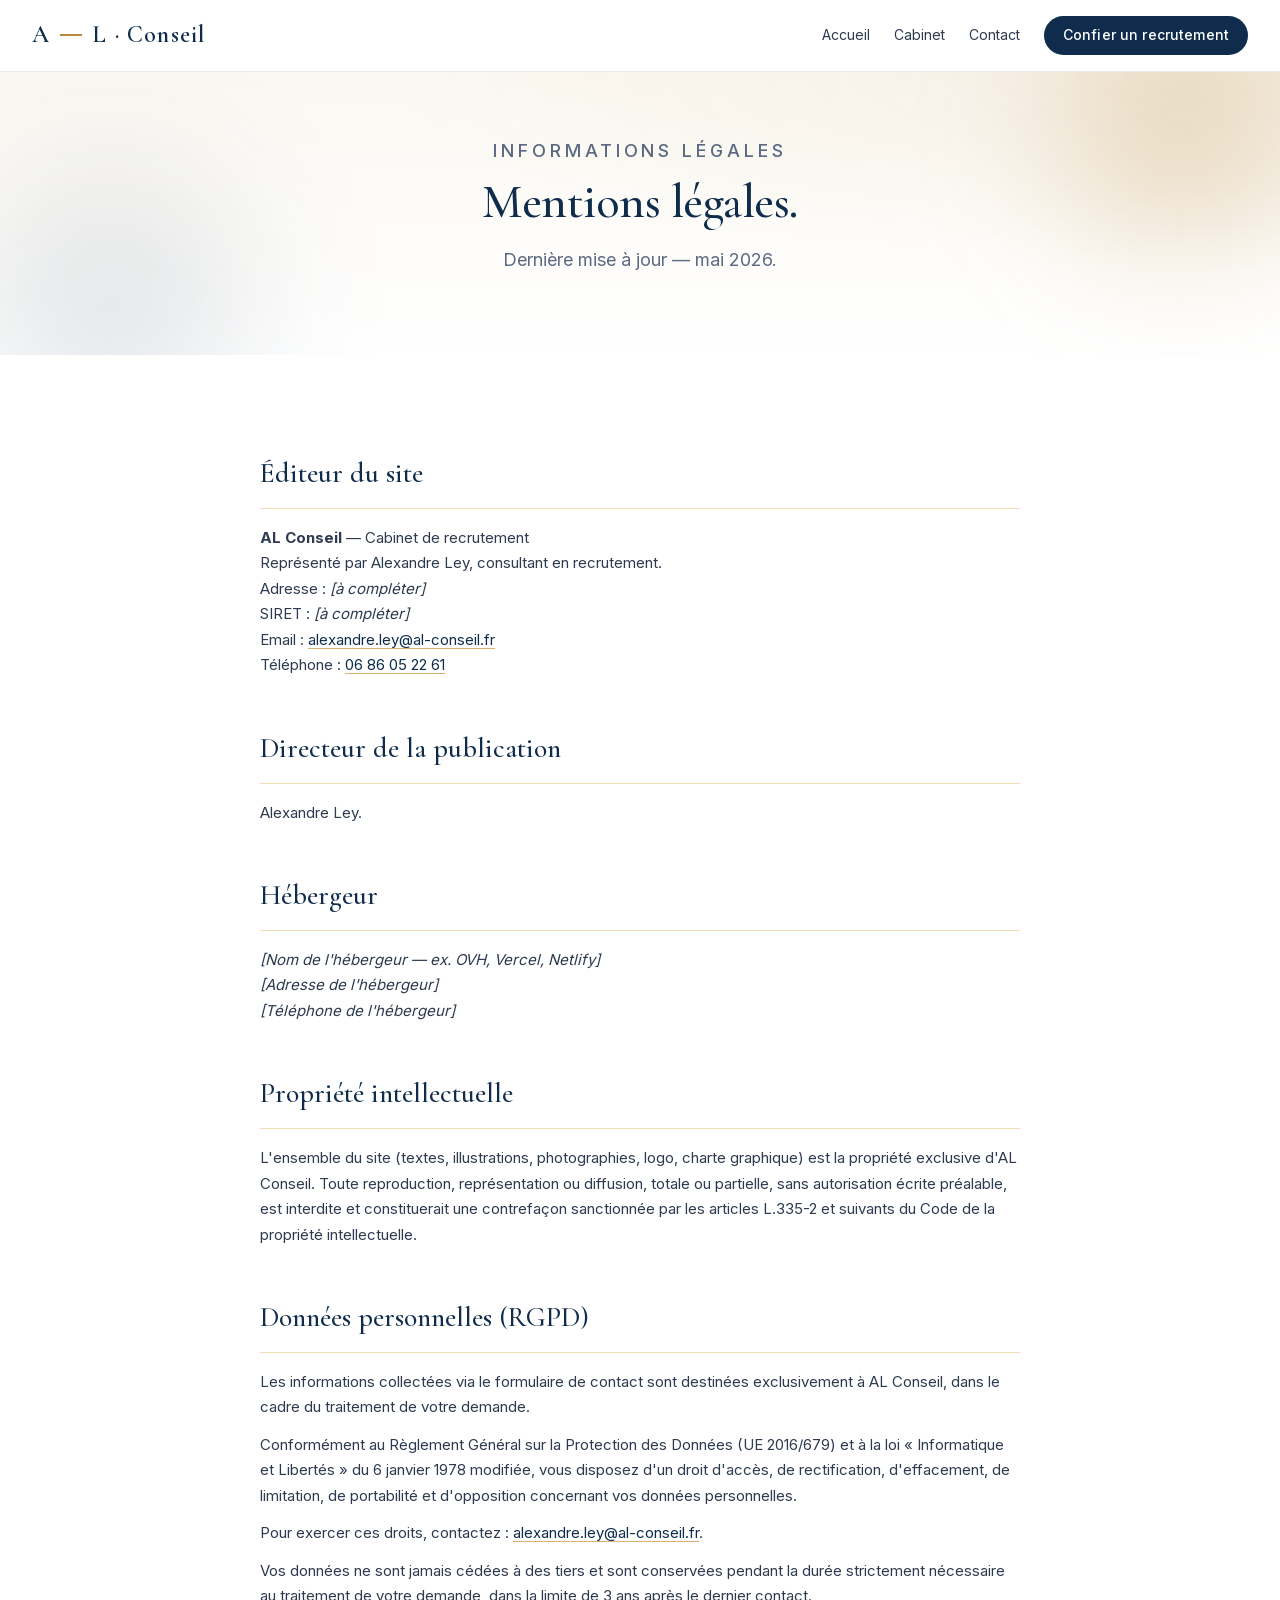
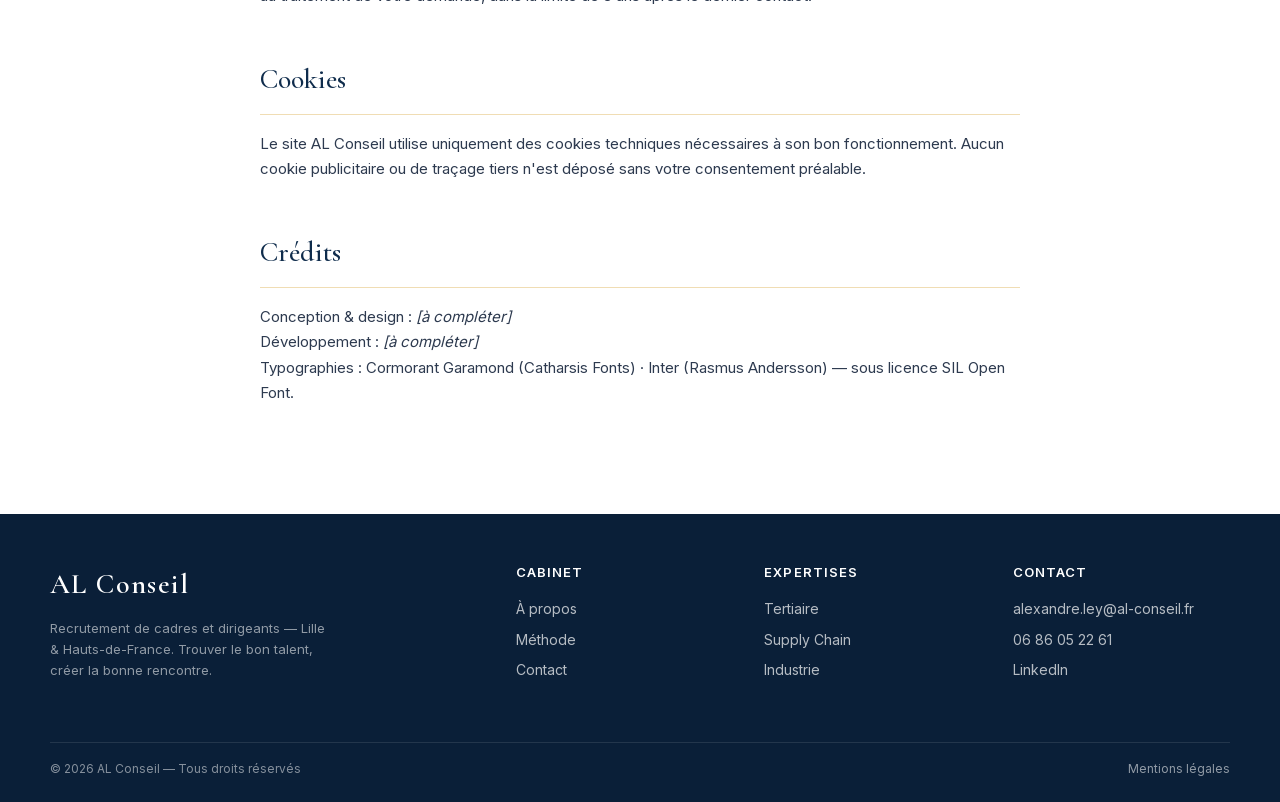
<file: mentions-legales.html>
<!DOCTYPE html>
<html lang="fr">
<head>
  <meta charset="UTF-8">
  <meta name="viewport" content="width=device-width, initial-scale=1.0">
  <meta name="theme-color" content="#0F2C4C">
  <title>Mentions légales — AL Conseil</title>
  <meta name="description" content="Mentions légales du site AL Conseil, cabinet de recrutement à Lille.">
  <meta name="robots" content="noindex,follow">
  <meta name="author" content="Alexandre Ley">

  <!-- Canonical -->
  <link rel="canonical" href="https://al-conseil.fr/mentions-legales">

  <!-- Favicons -->
  <link rel="icon" type="image/svg+xml" href="/assets/favicon.svg">
  <link rel="icon" type="image/png" sizes="32x32" href="/assets/favicon-32.png">
  <link rel="apple-touch-icon" href="/assets/apple-touch-icon.png">

  <!-- Fonts (self-hosted) -->
  <link rel="preload" href="/assets/fonts/inter-latin.woff2" as="font" type="font/woff2" crossorigin>
  <link rel="preload" href="/assets/fonts/cormorant-garamond-latin.woff2" as="font" type="font/woff2" crossorigin>

  <!-- Styles -->
  <link rel="stylesheet" href="styles.css">
</head>
<body>

  <a class="skip-link" href="#main">Aller au contenu</a>

  <!-- Header -->
  <header class="site-header">
    <a href="/" class="site-logo" aria-label="AL Conseil — Accueil">
      A<span class="gold-bar"></span>L · Conseil
    </a>
    <nav class="site-nav" id="site-nav" aria-label="Navigation principale">
      <a href="/">Accueil</a>
      <a href="/cabinet">Cabinet</a>
      <a href="/contact">Contact</a>
      <a href="/contact" class="btn btn--primary btn--sm">Confier un recrutement</a>
    </nav>
    <button class="nav-toggle" aria-label="Ouvrir le menu" aria-expanded="false" aria-controls="site-nav">
      <span></span><span></span><span></span>
    </button>
  </header>

  <main id="main">

    <!-- Hero sobre -->
    <section class="site-hero site-hero--compact" aria-labelledby="hero-title">
      <div class="container">
        <p class="eyebrow">Informations légales</p>
        <h1 id="hero-title" class="h1">Mentions légales.</h1>
        <p class="body-sm" style="margin-top:var(--sp-3);">Dernière mise à jour — mai 2026.</p>
      </div>
    </section>

    <!-- Contenu -->
    <section class="section">
      <div class="container">
        <article class="legal-content">

          <h2>Éditeur du site</h2>
          <p>
            <strong>AL Conseil</strong> — Cabinet de recrutement<br>
            Représenté par Alexandre Ley, consultant en recrutement.<br>
            Adresse&nbsp;: <em>[à compléter]</em><br>
            SIRET&nbsp;: <em>[à compléter]</em><br>
            Email&nbsp;: <a href="mailto:alexandre.ley@al-conseil.fr">alexandre.ley@al-conseil.fr</a><br>
            Téléphone&nbsp;: <a href="tel:+33686052261">06 86 05 22 61</a>
          </p>

          <h2>Directeur de la publication</h2>
          <p>Alexandre Ley.</p>

          <h2>Hébergeur</h2>
          <p>
            <em>[Nom de l'hébergeur — ex. OVH, Vercel, Netlify]</em><br>
            <em>[Adresse de l'hébergeur]</em><br>
            <em>[Téléphone de l'hébergeur]</em>
          </p>

          <h2>Propriété intellectuelle</h2>
          <p>L'ensemble du site (textes, illustrations, photographies, logo, charte graphique) est la propriété exclusive d'AL Conseil. Toute reproduction, représentation ou diffusion, totale ou partielle, sans autorisation écrite préalable, est interdite et constituerait une contrefaçon sanctionnée par les articles L.335-2 et suivants du Code de la propriété intellectuelle.</p>

          <h2>Données personnelles (RGPD)</h2>
          <p>Les informations collectées via le formulaire de contact sont destinées exclusivement à AL Conseil, dans le cadre du traitement de votre demande.</p>
          <p>Conformément au Règlement Général sur la Protection des Données (UE 2016/679) et à la loi «&nbsp;Informatique et Libertés&nbsp;» du 6 janvier 1978 modifiée, vous disposez d'un droit d'accès, de rectification, d'effacement, de limitation, de portabilité et d'opposition concernant vos données personnelles.</p>
          <p>Pour exercer ces droits, contactez&nbsp;: <a href="mailto:alexandre.ley@al-conseil.fr">alexandre.ley@al-conseil.fr</a>.</p>
          <p>Vos données ne sont jamais cédées à des tiers et sont conservées pendant la durée strictement nécessaire au traitement de votre demande, dans la limite de 3 ans après le dernier contact.</p>

          <h2>Cookies</h2>
          <p>Le site AL Conseil utilise uniquement des cookies techniques nécessaires à son bon fonctionnement. Aucun cookie publicitaire ou de traçage tiers n'est déposé sans votre consentement préalable.</p>

          <h2>Crédits</h2>
          <p>
            Conception &amp; design&nbsp;: <em>[à compléter]</em><br>
            Développement&nbsp;: <em>[à compléter]</em><br>
            Typographies&nbsp;: Cormorant Garamond (Catharsis Fonts) · Inter (Rasmus Andersson) — sous licence SIL Open Font.
          </p>

        </article>
      </div>
    </section>

  </main>

  <!-- Footer -->
  <footer class="site-footer">
    <div class="site-footer-inner">
      <div>
        <div class="footer-brand">AL Conseil</div>
        <p class="footer-tagline">Recrutement de cadres et dirigeants — Lille &amp; Hauts-de-France. Trouver le bon talent, créer la bonne rencontre.</p>
      </div>
      <div>
        <h5>Cabinet</h5>
        <a href="/cabinet">À propos</a>
        <a href="/#methode">Méthode</a>
        <a href="/contact">Contact</a>
      </div>
      <div>
        <h5>Expertises</h5>
        <a href="/#expertises-title">Tertiaire</a>
        <a href="/#expertises-title">Supply Chain</a>
        <a href="/#expertises-title">Industrie</a>
      </div>
      <div>
        <h5>Contact</h5>
        <a href="mailto:alexandre.ley@al-conseil.fr">alexandre.ley@al-conseil.fr</a>
        <a href="tel:+33686052261">06 86 05 22 61</a>
        <a href="https://www.linkedin.com/in/alexandre-ley-574bb2a1" target="_blank" rel="noopener noreferrer">LinkedIn</a>
      </div>
      <div class="footer-bottom">
        <span>© 2026 AL Conseil — Tous droits réservés</span>
        <a href="/mentions-legales">Mentions légales</a>
      </div>
    </div>
  </footer>

  <script src="main.js"></script>
</body>
</html>
</file>
<file: styles.css>
/* ==========================================================================
   AL Conseil — Styles globaux
   Source : design-system.html
   ========================================================================== */

/* 0. Fonts (self-hosted, latin + latin-ext) ------------------------------ */
@font-face {
  font-family: 'Cormorant Garamond';
  font-style: normal;
  font-weight: 400 700;
  font-display: swap;
  src: url('/assets/fonts/cormorant-garamond-latin.woff2') format('woff2');
  unicode-range: U+0000-00FF, U+0131, U+0152-0153, U+02BB-02BC, U+02C6, U+02DA, U+02DC, U+0304, U+0308, U+0329, U+2000-206F, U+20AC, U+2122, U+2191, U+2193, U+2212, U+2215, U+FEFF, U+FFFD;
}
@font-face {
  font-family: 'Cormorant Garamond';
  font-style: normal;
  font-weight: 400 700;
  font-display: swap;
  src: url('/assets/fonts/cormorant-garamond-latin-ext.woff2') format('woff2');
  unicode-range: U+0100-02BA, U+02BD-02C5, U+02C7-02CC, U+02CE-02D7, U+02DD-02FF, U+0304, U+0308, U+0329, U+1D00-1DBF, U+1E00-1E9F, U+1EF2-1EFF, U+2020, U+20A0-20AB, U+20AD-20C0, U+2113, U+2C60-2C7F, U+A720-A7FF;
}
@font-face {
  font-family: 'Inter';
  font-style: normal;
  font-weight: 100 900;
  font-display: swap;
  src: url('/assets/fonts/inter-latin.woff2') format('woff2');
  unicode-range: U+0000-00FF, U+0131, U+0152-0153, U+02BB-02BC, U+02C6, U+02DA, U+02DC, U+0304, U+0308, U+0329, U+2000-206F, U+20AC, U+2122, U+2191, U+2193, U+2212, U+2215, U+FEFF, U+FFFD;
}
@font-face {
  font-family: 'Inter';
  font-style: normal;
  font-weight: 100 900;
  font-display: swap;
  src: url('/assets/fonts/inter-latin-ext.woff2') format('woff2');
  unicode-range: U+0100-02BA, U+02BD-02C5, U+02C7-02CC, U+02CE-02D7, U+02DD-02FF, U+0304, U+0308, U+0329, U+1D00-1DBF, U+1E00-1E9F, U+1EF2-1EFF, U+2020, U+20A0-20AB, U+20AD-20C0, U+2113, U+2C60-2C7F, U+A720-A7FF;
}

/* 1. Tokens & variables -------------------------------------------------- */
:root {
  /* Couleurs — Navy */
  --navy-900: #0A1F38;
  --navy-800: #0F2C4C;   /* couleur principale du logo */
  --navy-700: #1B3A60;
  --navy-500: #3D5778;
  --navy-300: #8FA1B8;
  --navy-100: #E2E8F0;

  /* Couleurs — Or */
  --gold-700: #9C6F2A;
  --gold-600: #B8893B;   /* or du logo */
  --gold-500: #C99A4C;
  --gold-400: #D9B273;
  --gold-200: #F0DDB4;
  --gold-100: #F7ECD3;

  /* Couleurs — Neutres */
  --cream-50: #FBF8F2;
  --cream-100: #F5EFE3;
  --ink-900: #0F1A2A;
  --ink-700: #2D3A4F;
  --ink-500: #5B6A82;
  --ink-300: #9AA6BA;
  --line: #E8EAF0;
  --white: #FFFFFF;

  /* Typographie */
  --font-display: 'Cormorant Garamond', 'Times New Roman', serif;
  --font-body: 'Inter', -apple-system, BlinkMacSystemFont, sans-serif;

  /* Espacements — base 4 */
  --sp-1: 4px;
  --sp-2: 8px;
  --sp-3: 12px;
  --sp-4: 16px;
  --sp-5: 24px;
  --sp-6: 32px;
  --sp-7: 48px;
  --sp-8: 64px;
  --sp-9: 96px;
  --sp-10: 128px;

  /* Rayons */
  --radius-sm: 4px;
  --radius-md: 8px;
  --radius-lg: 14px;
  --radius-pill: 999px;

  /* Ombres */
  --shadow-sm: 0 1px 2px rgba(15,44,76,.06);
  --shadow-md: 0 8px 24px rgba(15,44,76,.08);
  --shadow-lg: 0 18px 48px rgba(15,44,76,.12);
}

/* 2. Reset & base -------------------------------------------------------- */
*, *::before, *::after {
  box-sizing: border-box;
  margin: 0;
  padding: 0;
}

html {
  scroll-behavior: smooth;
}

body {
  font-family: var(--font-body);
  color: var(--ink-900);
  background: var(--white);
  font-size: 16px;
  line-height: 1.6;
  -webkit-font-smoothing: antialiased;
  -moz-osx-font-smoothing: grayscale;
}

img, svg { display: block; max-width: 100%; }

a { color: inherit; }

/* Skip link accessibilité */
.skip-link {
  position: absolute;
  left: -9999px;
  top: 0;
  padding: var(--sp-3) var(--sp-4);
  background: var(--navy-800);
  color: var(--white);
  text-decoration: none;
  z-index: 1000;
}
.skip-link:focus { left: var(--sp-4); top: var(--sp-4); }

/* 3. Typographie --------------------------------------------------------- */
.display-xl {
  font-family: var(--font-display);
  font-weight: 500;
  font-size: 72px;
  line-height: 1.05;
  letter-spacing: -.01em;
  color: var(--navy-800);
}
.display-lg {
  font-family: var(--font-display);
  font-weight: 500;
  font-size: 56px;
  line-height: 1.1;
  letter-spacing: -.01em;
  color: var(--navy-800);
}
.display-md {
  font-family: var(--font-display);
  font-weight: 500;
  font-size: 40px;
  line-height: 1.15;
  color: var(--navy-800);
}
.h1 {
  font-family: var(--font-display);
  font-weight: 600;
  font-size: 48px;
  line-height: 1.1;
  color: var(--navy-800);
}
.h2 {
  font-family: var(--font-display);
  font-weight: 500;
  font-size: 36px;
  line-height: 1.2;
  color: var(--navy-800);
}
.h3 {
  font-family: var(--font-display);
  font-weight: 500;
  font-size: 26px;
  line-height: 1.3;
  color: var(--navy-800);
}
.h4 {
  font-family: var(--font-body);
  font-weight: 600;
  font-size: 18px;
  line-height: 1.4;
  color: var(--navy-800);
  letter-spacing: .01em;
}
.body-lg { font-size: 18px; line-height: 1.7; color: var(--ink-700); }
.body-md { font-size: 16px; line-height: 1.65; color: var(--ink-700); }
.body-sm { font-size: 14px; line-height: 1.6; color: var(--ink-500); }
.eyebrow {
  font-family: var(--font-body);
  font-weight: 500;
  font-size: 12px;
  letter-spacing: .22em;
  text-transform: uppercase;
  color: var(--gold-600);
}
.quote {
  font-family: var(--font-display);
  font-style: italic;
  font-weight: 400;
  font-size: 28px;
  line-height: 1.4;
  color: var(--navy-800);
}

/* Italique or sur display-xl (titre hero accueil) */
.display-xl em,
.display-lg em {
  font-style: italic;
  color: var(--gold-600);
  font-weight: 400;
}

/* 4. Layout -------------------------------------------------------------- */
.container {
  max-width: 1180px;
  margin: 0 auto;
  padding: 0 var(--sp-5);
}
.section { padding: var(--sp-9) 0; }
.section--cream { background: var(--cream-50); }
.section--navy { background: var(--navy-800); color: var(--white); }
.section--navy .h2,
.section--navy .h3,
.section--navy .h4 { color: var(--white); }
.section--navy .body-md,
.section--navy .body-lg { color: rgba(255,255,255,.82); }
.section--navy .eyebrow { color: var(--gold-400); }

/* 5. Composants — boutons ------------------------------------------------ */
.btn {
  display: inline-flex;
  align-items: center;
  gap: var(--sp-2);
  font-family: var(--font-body);
  font-weight: 500;
  font-size: 15px;
  padding: 14px 26px;
  border-radius: var(--radius-pill);
  cursor: pointer;
  text-decoration: none;
  border: 1.5px solid transparent;
  transition: transform .35s cubic-bezier(.22,1,.36,1), box-shadow .35s ease, background-color .25s ease, color .25s ease, border-color .25s ease;
  letter-spacing: .01em;
  line-height: 1.2;
  position: relative;
  overflow: hidden;
  isolation: isolate;
}
/* Shimmer doré balayant au hover (sauf ghost) */
.btn:not(.btn--ghost)::before {
  content: '';
  position: absolute;
  inset: 0;
  background: linear-gradient(110deg, transparent 35%, rgba(255,255,255,.35) 50%, transparent 65%);
  transform: translateX(-110%);
  transition: transform .8s cubic-bezier(.22,1,.36,1);
  pointer-events: none;
  z-index: 1;
}
.btn:not(.btn--ghost):hover::before { transform: translateX(110%); }
.btn > * { position: relative; z-index: 2; }

.btn--primary { background: var(--navy-800); color: var(--white); }
.btn--primary:hover {
  background: var(--navy-900);
  transform: translateY(-3px) scale(1.02);
  box-shadow: 0 14px 32px rgba(15,44,76,.28), 0 0 0 1px rgba(184,137,59,.25);
}
.btn--secondary {
  background: transparent;
  color: var(--navy-800);
  border-color: var(--navy-800);
}
.btn--secondary:hover {
  background: var(--navy-800);
  color: var(--white);
  transform: translateY(-3px) scale(1.02);
  box-shadow: 0 12px 28px rgba(15,44,76,.22);
}
.btn--gold {
  background: linear-gradient(135deg, var(--gold-600) 0%, var(--gold-500) 50%, var(--gold-600) 100%);
  background-size: 200% 200%;
  background-position: 0% 50%;
  color: var(--white);
  transition: transform .35s cubic-bezier(.22,1,.36,1), box-shadow .35s ease, background-position .6s ease;
  box-shadow: 0 6px 18px rgba(184,137,59,.28);
}
.btn--gold:hover {
  background-position: 100% 50%;
  transform: translateY(-3px) scale(1.02);
  box-shadow: 0 18px 38px rgba(184,137,59,.45), 0 0 0 1px rgba(184,137,59,.4);
}
.btn--ghost { background: transparent; color: var(--navy-800); padding: 14px 18px; }
.btn--ghost:hover { color: var(--gold-600); }
.btn--ghost::after {
  content: '→';
  transition: transform .35s cubic-bezier(.22,1,.36,1);
  display: inline-block;
}
.btn--ghost:hover::after { transform: translateX(8px); }
.btn--sm { padding: 10px 18px; font-size: 13px; }
.btn--lg { padding: 18px 34px; font-size: 16px; }

/* Pulse doré pour le bouton-or principal */
.btn--gold.btn--lg {
  animation: gold-pulse 3.5s ease-in-out infinite;
}
@keyframes gold-pulse {
  0%, 100% { box-shadow: 0 6px 18px rgba(184,137,59,.28), 0 0 0 0 rgba(184,137,59,.35); }
  50%      { box-shadow: 0 6px 18px rgba(184,137,59,.32), 0 0 0 12px rgba(184,137,59,0); }
}
.btn--gold.btn--lg:hover { animation: none; }

.section--navy .btn--secondary {
  color: var(--white);
  border-color: rgba(255,255,255,.4);
}
.section--navy .btn--secondary:hover {
  background: var(--white);
  color: var(--navy-800);
  border-color: var(--white);
}
.section--navy .btn--ghost { color: var(--white); }
.section--navy .btn--ghost:hover { color: var(--gold-400); }

.btn:focus-visible {
  outline: 2px solid var(--gold-600);
  outline-offset: 3px;
}

/* 6. Composants — cartes ------------------------------------------------- */
.card-grid {
  display: grid;
  grid-template-columns: repeat(auto-fit, minmax(280px, 1fr));
  gap: var(--sp-5);
}
.card {
  background: var(--white);
  border: 1px solid var(--line);
  border-radius: var(--radius-lg);
  padding: var(--sp-6);
  transition: transform .5s cubic-bezier(.22,1,.36,1), box-shadow .5s ease, border-color .4s ease;
  position: relative;
  overflow: hidden;
  isolation: isolate;
}
/* Halo doré qui suit le hover */
.card::before {
  content: '';
  position: absolute;
  inset: -2px;
  border-radius: inherit;
  background: linear-gradient(135deg, transparent 30%, rgba(184,137,59,.5) 50%, transparent 70%);
  opacity: 0;
  z-index: -1;
  transition: opacity .5s ease;
}
.card::after {
  content: '';
  position: absolute;
  inset: 1px;
  border-radius: inherit;
  background: inherit;
  z-index: -1;
}
.card:hover {
  transform: translateY(-10px) scale(1.015);
  box-shadow: 0 28px 64px rgba(15,44,76,.18), 0 0 0 1px rgba(184,137,59,.2);
  border-color: transparent;
}
.card:hover::before { opacity: 1; }
.card-icon {
  width: 56px;
  height: 56px;
  border-radius: 50%;
  border: 1.5px solid var(--navy-100);
  display: flex;
  align-items: center;
  justify-content: center;
  color: var(--navy-800);
  margin-bottom: var(--sp-4);
  transition: transform .5s cubic-bezier(.22,1,.36,1), border-color .4s ease, background-color .4s ease;
}
.card-icon--gold { border-color: var(--gold-400); color: var(--gold-600); }
.card:hover .card-icon {
  transform: rotate(-8deg) scale(1.1);
  border-color: var(--gold-400);
  background: rgba(184,137,59,.06);
}
.card h3 {
  font-family: var(--font-display);
  font-weight: 500;
  font-size: 22px;
  color: var(--navy-800);
  margin-bottom: var(--sp-3);
}
.card p { color: var(--ink-500); font-size: 15px; line-height: 1.6; }

/* Carte expertise sectorielle navy */
.card--navy {
  background: var(--navy-800);
  color: var(--white);
  border-color: var(--navy-800);
}
.card--navy h3 { color: var(--white); }
.card--navy p { color: rgba(255,255,255,.75); }
.card--navy:hover { border-color: var(--gold-400); }
.card--navy .card-num {
  font-family: var(--font-display);
  font-size: 42px;
  color: var(--gold-400);
  line-height: 1;
  margin-bottom: var(--sp-3);
  display: inline-block;
  transition: transform .55s cubic-bezier(.22,1,.36,1), letter-spacing .55s ease, text-shadow .5s ease;
}
.card--navy:hover .card-num {
  transform: scale(1.18) translateY(-2px);
  letter-spacing: .04em;
  text-shadow: 0 6px 20px rgba(217,178,115,.4);
}

/* 7. Composants — value pills ------------------------------------------- */
.values-row {
  display: flex;
  gap: var(--sp-6);
  flex-wrap: wrap;
  justify-content: center;
  align-items: center;
}
.value-pill { display: flex; align-items: center; gap: var(--sp-3); }
.value-pill .circle {
  width: 60px;
  height: 60px;
  border-radius: 50%;
  border: 1.5px solid var(--navy-100);
  display: flex;
  align-items: center;
  justify-content: center;
  color: var(--navy-800);
  flex-shrink: 0;
}
.value-pill.is-gold .circle { border-color: var(--gold-400); color: var(--gold-600); }
.value-pill-label {
  font-size: 13px;
  letter-spacing: .06em;
  text-transform: uppercase;
  color: var(--ink-700);
  line-height: 1.4;
}
.value-pill-label strong {
  color: var(--navy-800);
  display: block;
  font-weight: 600;
}
.value-divider { width: 1px; height: 40px; background: var(--line); }

/* Value pills étendues (avec description) */
.values-grid {
  display: grid;
  grid-template-columns: repeat(3, 1fr);
  gap: var(--sp-6);
  margin-top: var(--sp-7);
}
.value-card {
  text-align: center;
  padding: var(--sp-4);
  transition: transform .5s cubic-bezier(.22,1,.36,1);
}
.value-card:hover { transform: translateY(-6px); }
.value-card .circle {
  width: 72px;
  height: 72px;
  border-radius: 50%;
  border: 1.5px solid var(--navy-100);
  display: flex;
  align-items: center;
  justify-content: center;
  color: var(--navy-800);
  margin: 0 auto var(--sp-4);
  position: relative;
  transition: border-color .4s ease, transform .6s cubic-bezier(.22,1,.36,1);
}
/* Anneau doré qui pulse en continu, légèrement décalé */
.value-card .circle::before {
  content: '';
  position: absolute;
  inset: -6px;
  border-radius: 50%;
  border: 1px solid rgba(184,137,59,.35);
  opacity: 0;
  transform: scale(.85);
  animation: ring-pulse 3.2s ease-in-out infinite;
}
.value-card.is-gold .circle::before { border-color: rgba(184,137,59,.55); }
@keyframes ring-pulse {
  0%   { opacity: 0; transform: scale(.85); }
  50%  { opacity: 1; transform: scale(1.08); }
  100% { opacity: 0; transform: scale(1.18); }
}
.value-card.is-gold .circle { border-color: var(--gold-400); color: var(--gold-600); }
.value-card:hover .circle {
  transform: rotate(8deg) scale(1.08);
  border-color: var(--gold-400);
}
.value-card svg {
  transition: transform .6s cubic-bezier(.22,1,.36,1);
}
.value-card:hover svg { transform: rotate(-8deg) scale(1.08); }
.value-card h3 {
  font-family: var(--font-display);
  font-weight: 500;
  font-size: 22px;
  color: var(--navy-800);
  margin-bottom: var(--sp-3);
}
.value-card p { color: var(--ink-500); font-size: 15px; line-height: 1.65; }

/* 8. Composants — formulaire -------------------------------------------- */
.form-grid {
  display: grid;
  grid-template-columns: 1fr 1fr;
  gap: var(--sp-4);
}
.field { display: flex; flex-direction: column; gap: 6px; }
.field--full { grid-column: 1 / -1; }
.field label {
  font-size: 13px;
  font-weight: 500;
  color: var(--navy-800);
}
.field input,
.field textarea,
.field select {
  font-family: var(--font-body);
  font-size: 15px;
  padding: 14px 16px;
  border: 1px solid var(--line);
  border-radius: var(--radius-md);
  background: var(--white);
  color: var(--ink-900);
  transition: border-color .2s, box-shadow .2s;
  width: 100%;
}
.field input:focus,
.field textarea:focus,
.field select:focus {
  outline: none;
  border-color: var(--navy-800);
  box-shadow: 0 0 0 3px rgba(15,44,76,.08);
}
.field textarea { resize: vertical; min-height: 140px; }
.field input.has-error,
.field textarea.has-error,
.field select.has-error {
  border-color: #C5443C;
  box-shadow: 0 0 0 3px rgba(197,68,60,.08);
}
.field .field-error {
  font-size: 12px;
  color: #C5443C;
  margin-top: 4px;
  min-height: 14px;
}
.field-checkbox {
  flex-direction: row;
  align-items: flex-start;
  gap: var(--sp-3);
}
.field-checkbox input[type="checkbox"] {
  width: 18px;
  height: 18px;
  margin-top: 2px;
  flex-shrink: 0;
  cursor: pointer;
}
.field-checkbox label {
  font-size: 14px;
  line-height: 1.5;
  color: var(--ink-700);
  font-weight: 400;
  cursor: pointer;
}

.form-feedback {
  margin-top: var(--sp-4);
  padding: var(--sp-4) var(--sp-5);
  border-radius: var(--radius-md);
  font-size: 15px;
  line-height: 1.5;
}
.form-feedback--success {
  background: rgba(40,140,80,.08);
  color: #1F6B47;
  border: 1px solid rgba(40,140,80,.25);
}
.form-feedback--error {
  background: rgba(197,68,60,.06);
  color: #8B2A24;
  border: 1px solid rgba(197,68,60,.2);
}

/* 9. Composants — badges ------------------------------------------------- */
.badge {
  display: inline-flex;
  align-items: center;
  gap: 6px;
  font-size: 12px;
  font-weight: 500;
  letter-spacing: .04em;
  padding: 6px 12px;
  border-radius: var(--radius-pill);
}
.badge--navy { background: rgba(15,44,76,.08); color: var(--navy-800); }
.badge--gold {
  background: var(--gold-100);
  color: var(--gold-700);
  position: relative;
  overflow: hidden;
}
.badge--gold::after {
  content: '';
  position: absolute;
  inset: 0;
  background: linear-gradient(110deg, transparent 35%, rgba(255,255,255,.6) 50%, transparent 65%);
  transform: translateX(-110%);
  animation: badge-shimmer 4s ease-in-out infinite;
}
@keyframes badge-shimmer {
  0%, 60%, 100% { transform: translateX(-110%); }
  75%          { transform: translateX(110%); }
}
.badge--outline { background: transparent; border: 1px solid var(--line); color: var(--ink-700); transition: border-color .3s, color .3s, transform .3s; }
.badge--outline:hover { border-color: var(--gold-400); color: var(--gold-700); transform: translateY(-2px); }

/* 10. Header & navigation ----------------------------------------------- */
.site-header {
  display: flex;
  align-items: center;
  justify-content: space-between;
  padding-block: var(--sp-4);
  padding-inline: max(var(--sp-6), calc((100% - 1400px) / 2 + var(--sp-6)));
  border-bottom: 1px solid var(--line);
  background: rgba(255,255,255,.94);
  backdrop-filter: saturate(180%) blur(10px);
  position: sticky;
  top: 0;
  z-index: 100;
  transition: padding .35s ease, box-shadow .35s ease, background-color .35s ease, border-color .35s ease;
}
.site-header.is-scrolled {
  padding-block: 10px;
  background: rgba(255,255,255,.98);
  box-shadow: 0 8px 24px rgba(15,44,76,.08);
  border-bottom-color: transparent;
}
.site-logo {
  font-family: var(--font-display);
  font-weight: 600;
  font-size: 24px;
  color: var(--navy-800);
  letter-spacing: .05em;
  display: flex;
  align-items: baseline;
  gap: 6px;
  text-decoration: none;
  transition: transform .4s cubic-bezier(.22,1,.36,1);
}
.site-logo:hover { transform: scale(1.04); }
.site-logo .gold-bar {
  display: inline-block;
  width: 22px;
  height: 2px;
  background: var(--gold-600);
  margin: 0 4px;
  transform: translateY(-6px);
  transition: width .4s cubic-bezier(.22,1,.36,1);
}
.site-logo:hover .gold-bar { width: 32px; }
.site-nav {
  display: flex;
  gap: var(--sp-5);
  align-items: center;
}
.site-nav a {
  font-size: 14px;
  color: var(--ink-700);
  text-decoration: none;
  transition: color .25s ease;
  padding: 6px 0;
  position: relative;
}
.site-nav a:not(.btn)::after {
  content: '';
  position: absolute;
  left: 0;
  bottom: 0;
  width: 100%;
  height: 1.5px;
  background: var(--gold-600);
  transform: scaleX(0);
  transform-origin: right center;
  transition: transform .45s cubic-bezier(.22,1,.36,1);
}
.site-nav a:not(.btn):hover::after,
.site-nav a:not(.btn).is-active::after {
  transform: scaleX(1);
  transform-origin: left center;
}
.site-nav a:hover { color: var(--navy-800); }
.site-nav a.is-active { color: var(--navy-800); font-weight: 500; }
.site-nav a.btn { padding: 10px 18px; color: var(--white); }
.site-nav a.btn:hover { color: var(--white); }

.nav-toggle {
  display: none;
  width: 40px;
  height: 40px;
  background: transparent;
  border: none;
  cursor: pointer;
  padding: 0;
  position: relative;
}
.nav-toggle span {
  display: block;
  width: 22px;
  height: 1.5px;
  background: var(--navy-800);
  margin: 5px auto;
  transition: transform .25s, opacity .25s;
}
.nav-toggle[aria-expanded="true"] span:nth-child(1) {
  transform: translateY(6.5px) rotate(45deg);
}
.nav-toggle[aria-expanded="true"] span:nth-child(2) { opacity: 0; }
.nav-toggle[aria-expanded="true"] span:nth-child(3) {
  transform: translateY(-6.5px) rotate(-45deg);
}

/* 11. Hero pages -------------------------------------------------------- */
.site-hero {
  padding: var(--sp-9) var(--sp-6) var(--sp-9);
  background:
    radial-gradient(ellipse at top right, rgba(184,137,59,.08), transparent 50%),
    linear-gradient(to bottom, var(--cream-50), var(--white));
  text-align: center;
  position: relative;
  overflow: hidden;
}
/* Orbes dorés flottants en arrière-plan */
.site-hero::before,
.site-hero::after {
  content: '';
  position: absolute;
  border-radius: 50%;
  pointer-events: none;
  filter: blur(60px);
  z-index: 0;
}
.site-hero::before {
  top: -120px;
  right: -80px;
  width: 360px;
  height: 360px;
  background: radial-gradient(circle, rgba(184,137,59,.32), transparent 70%);
  animation: float-orb 14s ease-in-out infinite;
}
.site-hero::after {
  bottom: -160px;
  left: -100px;
  width: 420px;
  height: 420px;
  background: radial-gradient(circle, rgba(15,44,76,.14), transparent 70%);
  animation: float-orb 18s ease-in-out infinite reverse;
}
@keyframes float-orb {
  0%, 100% { transform: translate(0, 0) scale(1); }
  33%      { transform: translate(40px, -30px) scale(1.08); }
  66%      { transform: translate(-30px, 20px) scale(.95); }
}
.site-hero .container { position: relative; z-index: 1; }
.site-hero .eyebrow {
  margin-bottom: var(--sp-3);
  display: inline-block;
  opacity: 0;
  transform: translateY(14px);
  animation: hero-rise .8s cubic-bezier(.22,1,.36,1) .1s forwards;
}
.site-hero h1 {
  font-family: var(--font-display);
  font-weight: 500;
  font-size: 64px;
  line-height: 1.08;
  color: var(--navy-800);
  margin-bottom: var(--sp-4);
  max-width: 840px;
  margin-left: auto;
  margin-right: auto;
  letter-spacing: -.01em;
  opacity: 0;
  transform: translateY(22px);
  animation: hero-rise 1s cubic-bezier(.22,1,.36,1) .25s forwards;
}
.site-hero h1 em {
  font-style: italic;
  color: var(--gold-600);
  font-weight: 400;
}
.site-hero p {
  font-size: 18px;
  line-height: 1.65;
  color: var(--ink-500);
  max-width: 620px;
  margin: 0 auto var(--sp-6);
  opacity: 0;
  transform: translateY(18px);
  animation: hero-rise .9s cubic-bezier(.22,1,.36,1) .55s forwards;
}
.site-hero .cta-row {
  display: flex;
  gap: var(--sp-3);
  justify-content: center;
  flex-wrap: wrap;
  align-items: center;
  opacity: 0;
  transform: translateY(18px);
  animation: hero-rise .9s cubic-bezier(.22,1,.36,1) .7s forwards;
}
.site-hero .gold-rule {
  transform-origin: center;
  animation: rule-draw 1.1s cubic-bezier(.22,1,.36,1) .45s both;
}
@keyframes hero-rise {
  to { opacity: 1; transform: translateY(0); }
}
@keyframes rule-draw {
  0%   { transform: scaleX(0); opacity: 0; }
  60%  { opacity: 1; }
  100% { transform: scaleX(1); opacity: 1; }
}

.site-hero--compact { padding: var(--sp-8) var(--sp-6) var(--sp-7); }
.site-hero--compact h1 { font-size: 48px; }

/* 12. Footer ------------------------------------------------------------ */
.site-footer {
  background: var(--navy-900);
  color: rgba(255,255,255,.7);
  padding: var(--sp-7) var(--sp-6) var(--sp-5);
}
.site-footer-inner {
  max-width: 1180px;
  margin: 0 auto;
  display: grid;
  grid-template-columns: 2fr 1fr 1fr 1fr;
  gap: var(--sp-6);
}
.site-footer h5 {
  color: var(--white);
  font-size: 13px;
  font-weight: 600;
  letter-spacing: .08em;
  text-transform: uppercase;
  margin-bottom: var(--sp-3);
}
.site-footer a {
  display: block;
  font-size: 14px;
  color: rgba(255,255,255,.7);
  text-decoration: none;
  padding: 4px 0;
  transition: color .2s;
}
.site-footer a:hover { color: var(--gold-400); }
.footer-brand {
  font-family: var(--font-display);
  font-weight: 600;
  font-size: 28px;
  color: var(--white);
  letter-spacing: .05em;
  margin-bottom: var(--sp-3);
}
.footer-tagline {
  font-size: 13px;
  color: rgba(255,255,255,.55);
  max-width: 280px;
  line-height: 1.6;
}
.footer-bottom {
  grid-column: 1 / -1;
  margin-top: var(--sp-5);
  padding-top: var(--sp-4);
  border-top: 1px solid rgba(255,255,255,.1);
  display: flex;
  justify-content: space-between;
  flex-wrap: wrap;
  gap: var(--sp-3);
  font-size: 12px;
  color: rgba(255,255,255,.5);
}
.footer-bottom a { display: inline; color: rgba(255,255,255,.55); font-size: 12px; padding: 0; }
.footer-bottom a:hover { color: var(--gold-400); }

/* 13. Composants additionnels ------------------------------------------ */
.gold-rule {
  width: 60px;
  height: 1px;
  background: var(--gold-600);
  margin: 0 auto;
  border: 0;
}

.section-head {
  text-align: center;
  margin-bottom: var(--sp-7);
}
.section-head .eyebrow { margin-bottom: var(--sp-3); }
.section-head h2 { margin-bottom: var(--sp-3); }
.section-head .gold-rule { margin: var(--sp-4) auto 0; }

/* Manifeste — bloc texte centré sobre */
.manifesto {
  max-width: 720px;
  margin: 0 auto;
  text-align: center;
}
.manifesto p { margin-bottom: var(--sp-4); }
.manifesto .signature {
  font-family: var(--font-display);
  font-style: italic;
  font-size: 18px;
  color: var(--gold-600);
  margin-top: var(--sp-5);
}

/* Méthode — timeline en 4 étapes */
.method-grid {
  display: grid;
  grid-template-columns: repeat(4, 1fr);
  gap: var(--sp-6);
  position: relative;
}
.method-step {
  position: relative;
  transition: transform .5s cubic-bezier(.22,1,.36,1);
}
.method-step:hover { transform: translateY(-4px); }
.method-step-num {
  font-family: var(--font-display);
  font-weight: 500;
  font-size: 18px;
  color: var(--gold-600);
  letter-spacing: .04em;
  margin-bottom: var(--sp-3);
  display: inline-block;
  transition: letter-spacing .5s ease, transform .5s cubic-bezier(.22,1,.36,1);
}
.method-step:hover .method-step-num {
  letter-spacing: .12em;
  transform: translateX(4px);
}
.method-step h3 {
  font-family: var(--font-display);
  font-weight: 500;
  font-size: 26px;
  color: var(--navy-800);
  margin-bottom: var(--sp-3);
}
.method-step p { font-size: 15px; color: var(--ink-500); line-height: 1.65; }

/* Citation centrale */
.quote-block {
  max-width: 820px;
  margin: 0 auto;
  text-align: center;
}
.quote-block .quote { margin-bottom: var(--sp-4); }
.quote-block .quote-author {
  font-family: var(--font-body);
  font-size: 14px;
  color: var(--ink-500);
  letter-spacing: .04em;
}

/* CTA navy bloc final */
.cta-final { text-align: center; }
.cta-final h2 { color: var(--white); margin-bottom: var(--sp-4); }
.cta-final p { max-width: 560px; margin: 0 auto var(--sp-6); }
.cta-final .cta-row {
  display: flex;
  gap: var(--sp-3);
  justify-content: center;
  flex-wrap: wrap;
  align-items: center;
}

/* Bloc fondateur — 2 colonnes texte / encart */
.founder-grid {
  display: grid;
  grid-template-columns: 1.25fr 1fr;
  gap: var(--sp-8);
  align-items: center;
}
.founder-text { max-width: 56ch; }
.founder-text p { margin-bottom: var(--sp-4); }
.founder-text p:last-child { margin-bottom: 0; }
.founder-card {
  background: var(--cream-50);
  border: 1px solid var(--line);
  border-radius: var(--radius-lg);
  padding: var(--sp-5);
  box-shadow: 0 1px 2px rgba(15,44,76,.04), 0 18px 40px -28px rgba(15,44,76,.25);
}
.founder-monogram {
  font-family: var(--font-display);
  font-weight: 500;
  font-size: 96px;
  color: var(--navy-800);
  line-height: 1;
  letter-spacing: .04em;
  margin-bottom: var(--sp-4);
  display: flex;
  align-items: baseline;
  gap: 6px;
}
.founder-monogram .gold-bar {
  display: inline-block;
  width: 36px;
  height: 3px;
  background: var(--gold-600);
  margin: 0 4px;
  transform: translateY(-22px);
}
.founder-photo {
  margin: 0;
  border-radius: var(--radius-md);
  overflow: hidden;
  aspect-ratio: 5 / 6;
  background: var(--cream-100, #f4ede0);
  box-shadow: 0 1px 2px rgba(15,44,76,.06), 0 8px 24px -12px rgba(15,44,76,.18);
}
.founder-photo img {
  display: block;
  width: 100%;
  height: 100%;
  object-fit: cover;
  object-position: center 18%;
}
.founder-card__body {
  margin-top: var(--sp-5);
  padding-top: var(--sp-5);
  border-top: 1px solid var(--line);
}
.founder-card__label {
  display: flex;
  align-items: center;
  gap: var(--sp-3);
  margin-bottom: var(--sp-4);
}
.founder-card__label::after {
  content: '';
  flex: 1;
  height: 1px;
  background: linear-gradient(90deg, var(--gold-400), transparent);
}
.founder-badges {
  display: flex;
  flex-wrap: wrap;
  gap: var(--sp-2);
}

/* Différenciateurs — 4 points en grille */
.diff-grid {
  display: grid;
  grid-template-columns: repeat(2, 1fr);
  gap: var(--sp-6) var(--sp-7);
}
.diff-item {
  padding-top: var(--sp-4);
  border-top: 1px solid var(--gold-200);
  position: relative;
  transition: transform .5s cubic-bezier(.22,1,.36,1);
}
/* Trait doré qui s'étire au hover */
.diff-item::before {
  content: '';
  position: absolute;
  top: -1px;
  left: 0;
  width: 0;
  height: 2px;
  background: var(--gold-600);
  transition: width .6s cubic-bezier(.22,1,.36,1);
}
.diff-item:hover::before { width: 60px; }
.diff-item:hover { transform: translateY(-4px); }
.diff-item-num {
  font-family: var(--font-display);
  font-weight: 500;
  font-size: 32px;
  color: var(--gold-600);
  line-height: 1;
  margin-bottom: var(--sp-3);
  display: inline-block;
  transition: transform .55s cubic-bezier(.22,1,.36,1);
}
.diff-item:hover .diff-item-num { transform: scale(1.15) translateY(-2px); }
.diff-item h3 {
  font-family: var(--font-display);
  font-weight: 500;
  font-size: 24px;
  color: var(--navy-800);
  margin-bottom: var(--sp-3);
}
.diff-item p { color: var(--ink-700); font-size: 15px; line-height: 1.65; }

/* Contact — layout 2 colonnes */
.contact-grid {
  display: grid;
  grid-template-columns: 1fr 1.4fr;
  gap: var(--sp-8);
  align-items: start;
}
.contact-coords {
  background: var(--cream-50);
  border-radius: var(--radius-lg);
  padding: var(--sp-6);
}
.contact-coords .eyebrow { margin-bottom: var(--sp-5); }
.contact-coord-block { margin-bottom: var(--sp-5); }
.contact-coord-block:last-child { margin-bottom: 0; }
.contact-coord-label {
  font-size: 12px;
  font-weight: 600;
  letter-spacing: .12em;
  text-transform: uppercase;
  color: var(--ink-500);
  margin-bottom: 6px;
}
.contact-coord-value {
  font-family: var(--font-display);
  font-size: 22px;
  color: var(--navy-800);
  font-weight: 500;
  text-decoration: none;
  display: block;
  transition: color .2s;
}
.contact-coord-value:hover { color: var(--gold-600); }
.contact-coord-value--text {
  font-family: var(--font-body);
  font-size: 15px;
  color: var(--ink-700);
  line-height: 1.6;
  font-weight: 400;
}

.contact-form-wrapper { }
.contact-form-wrapper h2 { margin-bottom: var(--sp-5); }
.privacy-note {
  font-size: 13px;
  color: var(--ink-500);
  margin-top: var(--sp-4);
  line-height: 1.5;
}

/* Réassurance — 3 mini-blocs */
.reassurance-grid {
  display: grid;
  grid-template-columns: repeat(3, 1fr);
  gap: var(--sp-6);
}
.reassurance-item {
  text-align: center;
  padding: var(--sp-5) var(--sp-4);
}
.reassurance-item h3 {
  font-family: var(--font-display);
  font-weight: 500;
  font-size: 22px;
  color: var(--navy-800);
  margin-bottom: var(--sp-2);
}
.reassurance-item p { font-size: 15px; color: var(--ink-500); line-height: 1.6; }
.reassurance-item .circle {
  width: 56px;
  height: 56px;
  border-radius: 50%;
  border: 1.5px solid var(--gold-400);
  color: var(--gold-600);
  display: flex;
  align-items: center;
  justify-content: center;
  margin: 0 auto var(--sp-4);
}

/* Mentions légales — article sobre */
.legal-content {
  max-width: 760px;
  margin: 0 auto;
}
.legal-content h2 {
  font-family: var(--font-display);
  font-weight: 500;
  font-size: 28px;
  color: var(--navy-800);
  margin-top: var(--sp-7);
  margin-bottom: var(--sp-4);
  padding-bottom: var(--sp-3);
  border-bottom: 1px solid var(--gold-200);
}
.legal-content h2:first-child { margin-top: 0; }
.legal-content p {
  font-size: 15px;
  line-height: 1.7;
  color: var(--ink-700);
  margin-bottom: var(--sp-3);
}
.legal-content a {
  color: var(--navy-800);
  text-decoration: underline;
  text-decoration-color: var(--gold-400);
  text-underline-offset: 3px;
}
.legal-content a:hover { color: var(--gold-700); }

/* Helpers */
.text-center { text-align: center; }
.mt-4 { margin-top: var(--sp-4); }
.mt-5 { margin-top: var(--sp-5); }
.mt-6 { margin-top: var(--sp-6); }
.mt-7 { margin-top: var(--sp-7); }
.mb-4 { margin-bottom: var(--sp-4); }
.mb-5 { margin-bottom: var(--sp-5); }
.sr-only {
  position: absolute;
  width: 1px;
  height: 1px;
  padding: 0;
  margin: -1px;
  overflow: hidden;
  clip: rect(0,0,0,0);
  white-space: nowrap;
  border: 0;
}

/* Reveal au scroll — apparition marquée + stagger */
.reveal {
  opacity: 0;
  transform: translateY(48px) scale(.96);
  filter: blur(4px);
  transition:
    opacity .95s cubic-bezier(.22,1,.36,1),
    transform .95s cubic-bezier(.22,1,.36,1),
    filter .8s ease;
  transition-delay: var(--reveal-delay, 0s);
}
.reveal.is-visible {
  opacity: 1;
  transform: translateY(0) scale(1);
  filter: blur(0);
}
/* Stagger automatique pour les enfants directs d'une grille */
.card-grid .reveal:nth-child(2)  { --reveal-delay: .08s; }
.card-grid .reveal:nth-child(3)  { --reveal-delay: .16s; }
.card-grid .reveal:nth-child(4)  { --reveal-delay: .24s; }
.values-grid .value-card:nth-child(2) { --reveal-delay: .12s; }
.values-grid .value-card:nth-child(3) { --reveal-delay: .24s; }
.method-grid .method-step:nth-child(2) { --reveal-delay: .12s; }
.method-grid .method-step:nth-child(3) { --reveal-delay: .24s; }
.method-grid .method-step:nth-child(4) { --reveal-delay: .36s; }
.diff-grid .diff-item:nth-child(2) { --reveal-delay: .12s; }
.diff-grid .diff-item:nth-child(3) { --reveal-delay: .24s; }
.diff-grid .diff-item:nth-child(4) { --reveal-delay: .36s; }
.reassurance-grid .reassurance-item:nth-child(2) { --reveal-delay: .12s; }
.reassurance-grid .reassurance-item:nth-child(3) { --reveal-delay: .24s; }

/* 14. Responsive -------------------------------------------------------- */
@media (max-width: 980px) {
  .founder-grid { grid-template-columns: 1fr; gap: var(--sp-7); align-items: stretch; }
  .founder-text { max-width: none; }
  .founder-card { max-width: 420px; margin: 0 auto; width: 100%; }
  .method-grid { grid-template-columns: repeat(2, 1fr); gap: var(--sp-7) var(--sp-6); }
  .contact-grid { grid-template-columns: 1fr; gap: var(--sp-6); }
  .reassurance-grid { grid-template-columns: 1fr; gap: var(--sp-4); }
  .values-grid { grid-template-columns: 1fr; gap: var(--sp-5); }
  .site-footer-inner { grid-template-columns: 1fr 1fr; }
}

@media (max-width: 768px) {
  .display-xl { font-size: 44px; }
  .display-lg { font-size: 36px; }
  .h1, .site-hero h1 { font-size: 36px; }
  .h2 { font-size: 28px; }
  .h3 { font-size: 22px; }
  .quote { font-size: 22px; }

  .section { padding: var(--sp-8) 0; }
  .site-hero { padding: var(--sp-7) var(--sp-4) var(--sp-7); }
  .site-hero h1 { font-size: 38px; }
  .site-hero p { font-size: 16px; }

  .site-header { padding: var(--sp-3) var(--sp-4); position: relative; }
  .site-nav {
    display: none;
    position: absolute;
    top: 100%;
    left: 0;
    right: 0;
    background: var(--white);
    border-bottom: 1px solid var(--line);
    flex-direction: column;
    align-items: stretch;
    padding: var(--sp-4) var(--sp-5) var(--sp-5);
    gap: var(--sp-3);
    box-shadow: var(--shadow-md);
  }
  .site-nav.is-open { display: flex; }
  .site-nav a { padding: 10px 0; font-size: 16px; }
  .site-nav a.btn { padding: 14px 22px; text-align: center; }
  .nav-toggle { display: block; }

  .form-grid { grid-template-columns: 1fr; }
  .site-footer-inner { grid-template-columns: 1fr 1fr; }
  .footer-bottom { flex-direction: column; align-items: flex-start; gap: var(--sp-2); }

  .method-grid { grid-template-columns: 1fr; gap: var(--sp-6); }
  .diff-grid { grid-template-columns: 1fr; gap: var(--sp-6); }

  .founder-monogram { font-size: 72px; }

  .values-row { gap: var(--sp-4); }
  .value-divider { display: none; }

  .cta-final .btn { width: 100%; justify-content: center; }
}

@media (max-width: 480px) {
  .site-footer-inner { grid-template-columns: 1fr; gap: var(--sp-5); }
  .site-hero h1 { font-size: 32px; }
  .display-xl { font-size: 36px; }
}

/* Préférence utilisateur : réduction des animations */
@media (prefers-reduced-motion: reduce) {
  *, *::before, *::after {
    transition: none !important;
    animation: none !important;
  }
  html { scroll-behavior: auto; }
  .reveal { opacity: 1; transform: none; }
}

/* ==========================================================================
   15. Accueil — Hero incarné (split) & bloc fondateur du manifeste
   Présence humaine sur la home : portrait du fondateur (P1 + P2 du brief)
   ========================================================================== */

/* Hero split : texte à gauche, portrait du consultant à droite */
.site-hero--split { text-align: left; }
.hero-split {
  display: grid;
  grid-template-columns: 1.05fr 0.95fr;
  gap: var(--sp-8);
  align-items: center;
}
.hero-split__text { max-width: 600px; }
.site-hero--split .hero-split__text h1,
.site-hero--split .hero-split__text p {
  max-width: none;
  margin-left: 0;
  margin-right: 0;
  text-align: left;
}
.site-hero--split .hero-split__text .gold-rule { margin-left: 0; margin-right: 0; }
.site-hero--split .hero-split__text .cta-row { justify-content: flex-start; }

/* Cadre portrait du hero — voile navy en bas + légende dorée.
   Entrée en translation seule (opacity:1) pour ne pas retarder le LCP. */
.hero-portrait {
  position: relative;
  margin: 0;
  aspect-ratio: 4 / 5;
  border-radius: var(--radius-lg);
  overflow: hidden;
  background: var(--cream-100);
  box-shadow: var(--shadow-lg);
  transform: translateY(22px);
  animation: portrait-rise .9s cubic-bezier(.22,1,.36,1) .15s forwards;
}
@keyframes portrait-rise {
  from { transform: translateY(22px); }
  to   { transform: translateY(0); }
}
.hero-portrait img {
  width: 100%;
  height: 100%;
  object-fit: cover;
  object-position: center 14%;
}
.hero-portrait::after {
  content: '';
  position: absolute;
  inset: 0;
  background: linear-gradient(to top, rgba(15,44,76,.58), rgba(15,44,76,.10) 34%, transparent 56%);
  pointer-events: none;
}
.hero-portrait__cap {
  position: absolute;
  left: var(--sp-5);
  right: var(--sp-5);
  bottom: var(--sp-5);
  z-index: 1;
  color: var(--white);
}
.hero-portrait__name {
  display: block;
  font-family: var(--font-display);
  font-weight: 500;
  font-size: 24px;
  line-height: 1.1;
}
.hero-portrait__role {
  display: block;
  font-size: 12px;
  font-weight: 500;
  letter-spacing: .16em;
  text-transform: uppercase;
  color: var(--gold-400);
  margin-top: 6px;
}

/* Responsive — pile sur mobile/tablette, photo au-dessus du texte */
@media (max-width: 980px) {
  .site-hero--split { text-align: center; }
  .hero-split {
    grid-template-columns: 1fr;
    gap: var(--sp-6);
    justify-items: center;
  }
  .hero-split__text { max-width: 640px; }
  .site-hero--split .hero-split__text h1,
  .site-hero--split .hero-split__text p {
    margin-left: auto;
    margin-right: auto;
    text-align: center;
  }
  .site-hero--split .hero-split__text .gold-rule { margin-left: auto; margin-right: auto; }
  .site-hero--split .hero-split__text .cta-row { justify-content: center; }
  .hero-portrait {
    order: -1;
    width: 100%;
    max-width: 300px;
  }
}

/* Accessibilité — garantir la visibilité du hero si animations désactivées */
@media (prefers-reduced-motion: reduce) {
  .site-hero .eyebrow,
  .site-hero h1,
  .site-hero p,
  .site-hero .cta-row,
  .site-hero .gold-rule,
  .hero-portrait {
    opacity: 1 !important;
    transform: none !important;
  }
}
</file>
